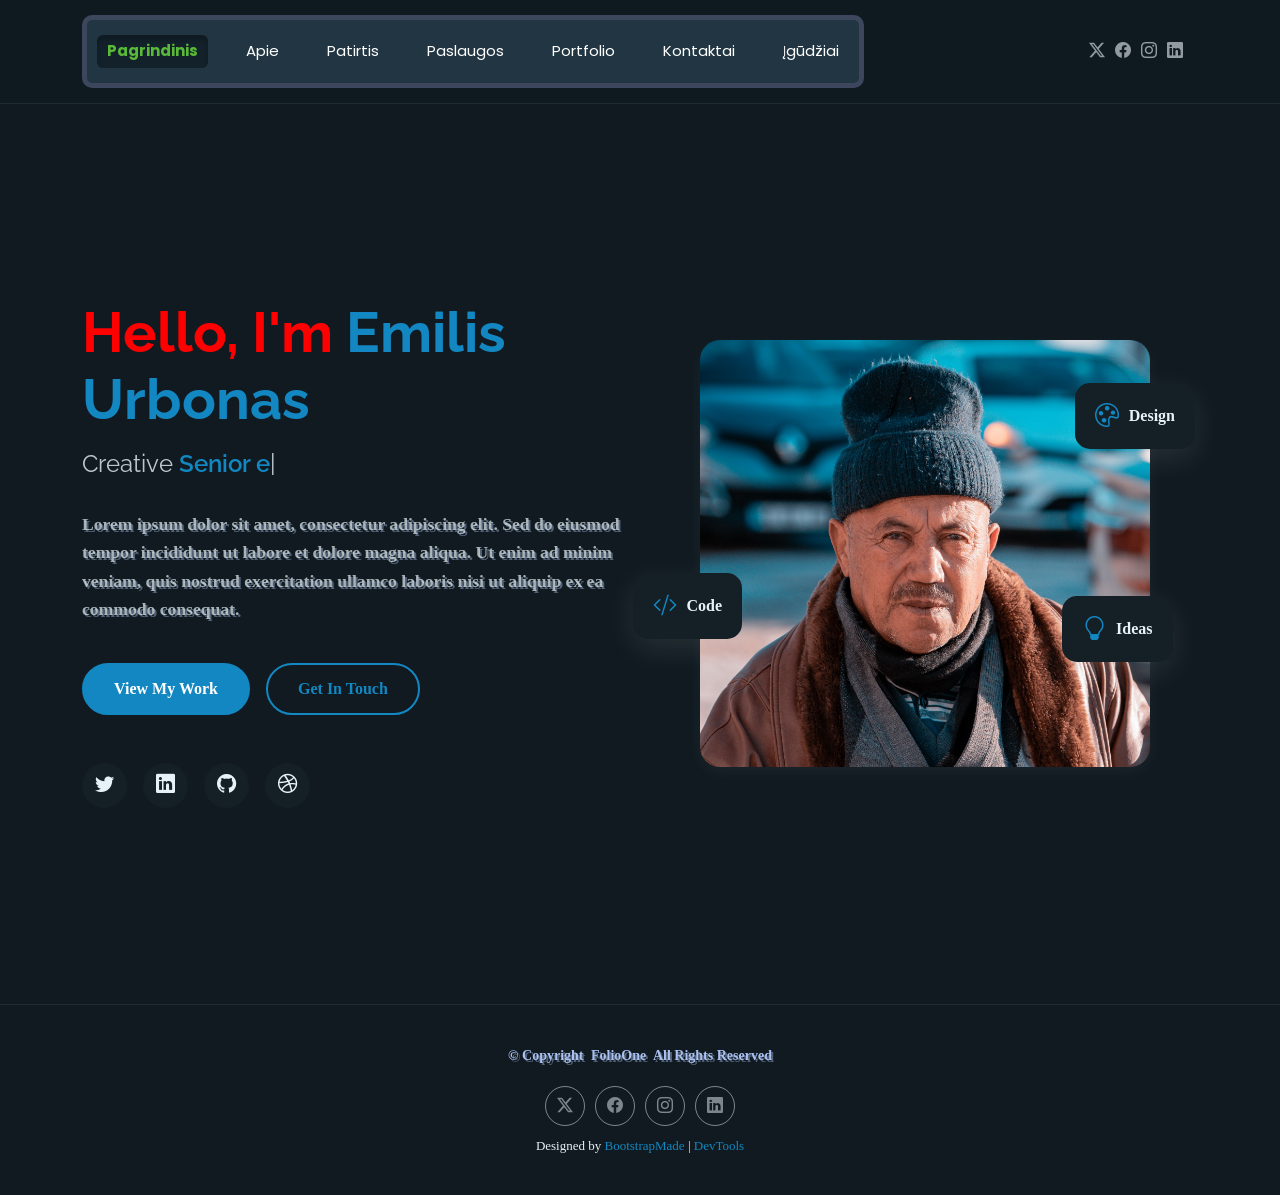
<file: index.html>
<!DOCTYPE html>
<html lang="lt">

<head>
  <meta charset="utf-8">
  <meta content="width=device-width, initial-scale=1.0" name="viewport">
  <title>Mano CV</title>
  <meta name="description" content="">
  <meta name="keywords" content="">
  <meta name="author" content="Emilis Urbonas">

  <!-- Favicons -->
  <link href="assets/img/chip.jpg" rel="icon">
  <link href="assets/img/chip.png" rel="touch-icon">

  <!-- Fonts -->
  <link href="https://fonts.googleapis.com" rel="preconnect">
  <link href="https://fonts.gstatic.com" rel="preconnect" crossorigin>
  <link href="https://fonts.googleapis.com/css2?family=Roboto:ital,wght@0,100;0,300;0,400;0,500;0,700;0,900;1,100;1,300;1,400;1,500;1,700;1,900&family=Poppins:ital,wght@0,100;0,200;0,300;0,400;0,500;0,600;0,700;0,800;0,900;1,100;1,200;1,300;1,400;1,500;1,600;1,700;1,800;1,900&family=Raleway:ital,wght@0,100;0,200;0,300;0,400;0,500;0,600;0,700;0,800;0,900;1,100;1,200;1,300;1,400;1,500;1,600;1,700;1,800;1,900&display=swap" rel="stylesheet">

  <!-- Vendor CSS Files -->
  <link href="assets/vendor/bootstrap/css/bootstrap.min.css" rel="stylesheet">
  <link href="assets/vendor/bootstrap-icons/bootstrap-icons.css" rel="stylesheet">
  <link href="assets/vendor/aos/aos.css" rel="stylesheet">
  <link href="assets/vendor/swiper/swiper-bundle.min.css" rel="stylesheet">
  <link href="assets/vendor/glightbox/css/glightbox.min.css" rel="stylesheet">

  <!-- Main CSS File -->
  <link href="assets/css/main.css" rel="stylesheet">
  <link href="assets/css/custom.css" rel="stylesheet">

  <!-- =======================================================
  * Template Name: FolioOne
  * Template URL: https://bootstrapmade.com/folioone-bootstrap-portfolio-website-template/
  * Updated: Aug 23 2025 with Bootstrap v5.3.7
  * Author: BootstrapMade.com
  * License: https://bootstrapmade.com/license/
  ======================================================== -->
</head>

<body class="index-page">

  <header id="header" class="header d-flex align-items-center light-background sticky-top">
    <div class="container position-relative d-flex align-items-center justify-content-between">

      <!-- <a href="index.html" class="logo d-flex align-items-center me-auto me-xl-0">
      <img src="assets/img/logo.webp" alt="">
      <h1 class="sitename">FolioOne</h1> 
    </a> -->

      <nav id="navmenu" class="navmenu">
        <ul>
          <li><a href="index.html" class="active">Pagrindinis</a></li>
          <li><a href="about.html">Apie</a></li>
          <li><a href="resume.html">Patirtis</a></li>
          <li><a href="services.html">Paslaugos</a></li>
          <li><a href="portfolio.html">Portfolio</a></li>
          <li><a href="contact.html">Kontaktai</a></li>
          <li><a href="skills.html">Įgūdžiai</a></li>
        </ul>
        <i class="mobile-nav-toggle d-xl-none bi bi-list"></i>
      </nav>

      <div class="header-social-links">
        <a href="#" class="twitter"><i class="bi bi-twitter-x"></i></a>
        <a href="#" class="facebook"><i class="bi bi-facebook"></i></a>
        <a href="#" class="instagram"><i class="bi bi-instagram"></i></a>
        <a href="#" class="linkedin"><i class="bi bi-linkedin"></i></a>
      </div>

    </div>
  </header>

  <main class="main">

    <!-- Hero Section -->
    <section id="hero" class="hero section">

      <div class="container" data-aos="fade-up" data-aos-delay="100">

        <div class="row gy-4 align-items-center">
          <div class="col-lg-6 order-2 order-lg-1">
            <div class="hero-content">
              <h1 data-aos="fade-up" data-aos-delay="200">Hello, I'm <span class="highlight">Emilis Urbonas</span></h1>
              <h2 data-aos="fade-up" data-aos-delay="300">Creative <span class="typed" data-typed-items="Senior electrical engineer"></span></h2>
              <p data-aos="fade-up" data-aos-delay="400">Lorem ipsum dolor sit amet, consectetur adipiscing elit. Sed do eiusmod tempor incididunt ut labore et dolore magna aliqua. Ut enim ad minim veniam, quis nostrud exercitation ullamco laboris nisi ut aliquip ex ea commodo consequat.</p>
              <div class="hero-actions" data-aos="fade-up" data-aos-delay="500">
                <a href="portfolio.html" class="btn btn-primary">View My Work</a>
                <a href="contact.html" class="btn btn-outline">Get In Touch</a>
              </div>
              <div class="social-links" data-aos="fade-up" data-aos-delay="600">
                <a href="#"><i class="bi bi-twitter"></i></a>
                <a href="#"><i class="bi bi-linkedin"></i></a>
                <a href="#"><i class="bi bi-github"></i></a>
                <a href="#"><i class="bi bi-dribbble"></i></a>
              </div>
            </div>
          </div>
          <div class="col-lg-6 order-1 order-lg-2">
            <div class="hero-image" data-aos="zoom-in" data-aos-delay="300">
              <div class="image-wrapper">
                <img src="assets/img/profile_photo.jpg" width="500" height="auto" alt="Main character" class="img-fluid">
                <div class="floating-elements">
                  <div class="floating-card design" data-aos="fade-left" data-aos-delay="700">
                    <i class="bi bi-palette"></i>
                    <span>Design</span>
                  </div>
                  <div class="floating-card code" data-aos="fade-right" data-aos-delay="800">
                    <i class="bi bi-code-slash"></i>
                    <span>Code</span>
                  </div>
                  <div class="floating-card creativity" data-aos="fade-up" data-aos-delay="900">
                    <i class="bi bi-lightbulb"></i>
                    <span>Ideas</span>
                  </div>
                </div>
              </div>
            </div>
          </div>
        </div>

      </div>

    </section><!-- /Hero Section -->

  </main>

  <footer id="footer" class="footer">

    <div class="container">
      <div class="copyright text-center ">
        <p>© <span>Copyright</span> <strong class="px-1 sitename">FolioOne</strong> <span>All Rights Reserved<br></span></p>
      </div>
      <div class="social-links d-flex justify-content-center">
        <a href=""><i class="bi bi-twitter-x"></i></a>
        <a href=""><i class="bi bi-facebook"></i></a>
        <a href=""><i class="bi bi-instagram"></i></a>
        <a href=""><i class="bi bi-linkedin"></i></a>
      </div>
      <div class="credits">
        <!-- All the links in the footer should remain intact. -->
        <!-- You can delete the links only if you've purchased the pro version. -->
        <!-- Licensing information: https://bootstrapmade.com/license/ -->
        <!-- Purchase the pro version with working PHP/AJAX contact form: [buy-url] -->
        Designed by <a href="https://bootstrapmade.com/">BootstrapMade</a> | <a href="https://bootstrapmade.com/tools/">DevTools</a>
      </div>
    </div>

  </footer>

  <!-- Scroll Top -->
  <a href="#" id="scroll-top" class="scroll-top d-flex align-items-center justify-content-center"><i class="bi bi-arrow-up-short"></i></a>

  <!-- Preloader -->
  <div id="preloader"></div>

  <!-- Vendor JS Files -->
  <script src="assets/vendor/bootstrap/js/bootstrap.bundle.min.js"></script>
  <script src="assets/vendor/php-email-form/validate.js"></script>
  <script src="assets/vendor/aos/aos.js"></script>
  <script src="assets/vendor/typed.js/typed.umd.js"></script>
  <script src="assets/vendor/waypoints/noframework.waypoints.js"></script>
  <script src="assets/vendor/purecounter/purecounter_vanilla.js"></script>
  <script src="assets/vendor/swiper/swiper-bundle.min.js"></script>
  <script src="assets/vendor/imagesloaded/imagesloaded.pkgd.min.js"></script>
  <script src="assets/vendor/isotope-layout/isotope.pkgd.min.js"></script>
  <script src="assets/vendor/glightbox/js/glightbox.min.js"></script>

  <!-- Main JS File -->
  <script src="assets/js/main.js"></script>

</body>

</html>
</file>
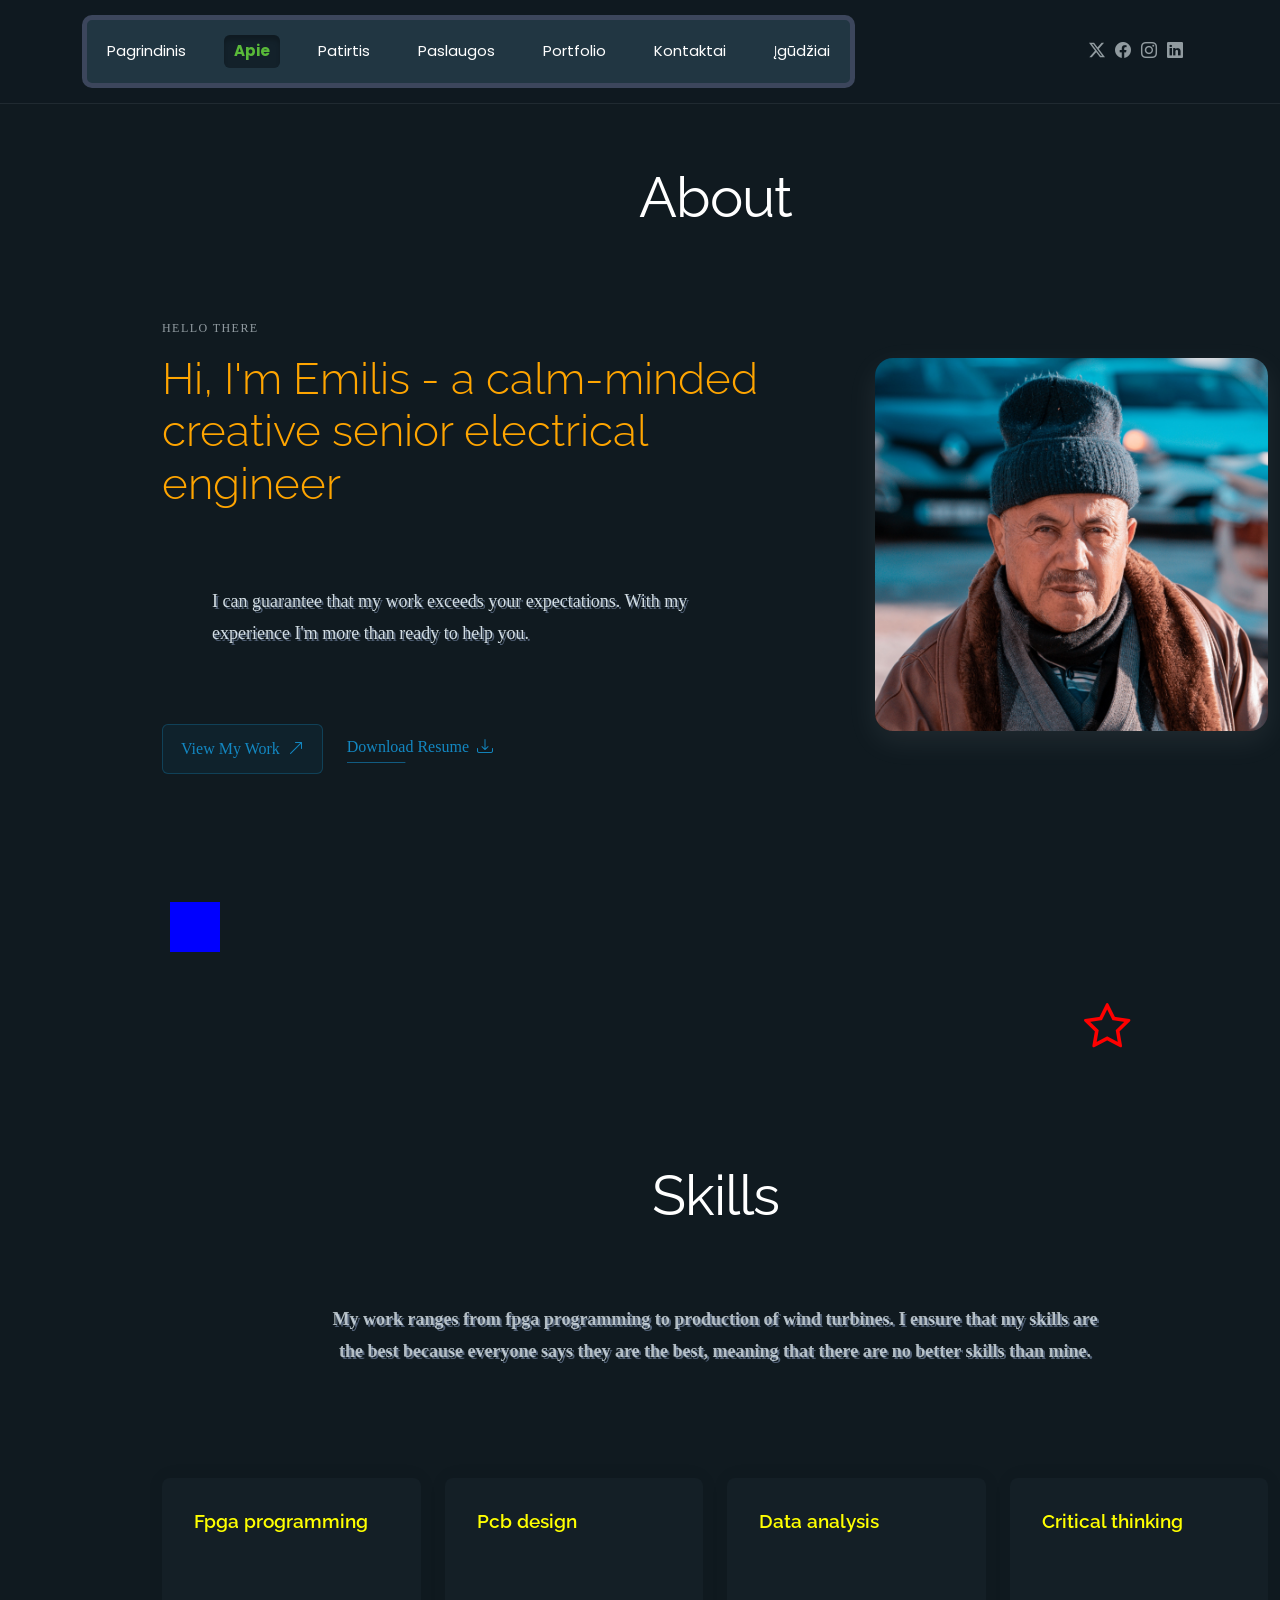
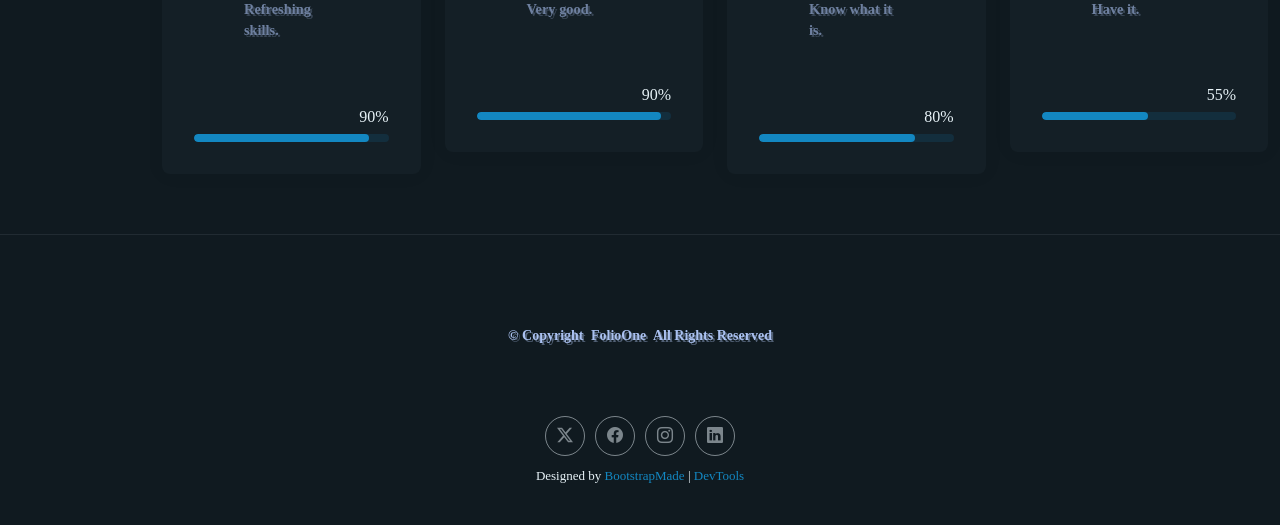
<file: about.html>
<!DOCTYPE html>
<html lang="en">

<head>
  <meta charset="utf-8">
  <meta content="width=device-width, initial-scale=1.0" name="viewport">
  <title>About - FolioOne Bootstrap Template</title>
  <meta name="description" content="">
  <meta name="keywords" content="">

  <!-- Favicons -->
  <link href="assets/img/favicon.png" rel="icon">
  <link href="assets/img/apple-touch-icon.png" rel="apple-touch-icon">

  <!-- Fonts -->
  <link href="https://fonts.googleapis.com" rel="preconnect">
  <link href="https://fonts.gstatic.com" rel="preconnect" crossorigin>
  <link href="https://fonts.googleapis.com/css2?family=Roboto:ital,wght@0,100;0,300;0,400;0,500;0,700;0,900;1,100;1,300;1,400;1,500;1,700;1,900&family=Poppins:ital,wght@0,100;0,200;0,300;0,400;0,500;0,600;0,700;0,800;0,900;1,100;1,200;1,300;1,400;1,500;1,600;1,700;1,800;1,900&family=Raleway:ital,wght@0,100;0,200;0,300;0,400;0,500;0,600;0,700;0,800;0,900;1,100;1,200;1,300;1,400;1,500;1,600;1,700;1,800;1,900&display=swap" rel="stylesheet">

  <!-- Vendor CSS Files -->
  <link href="assets/vendor/bootstrap/css/bootstrap.min.css" rel="stylesheet">
  <link href="assets/vendor/bootstrap-icons/bootstrap-icons.css" rel="stylesheet">
  <link href="assets/vendor/aos/aos.css" rel="stylesheet">
  <link href="assets/vendor/swiper/swiper-bundle.min.css" rel="stylesheet">
  <link href="assets/vendor/glightbox/css/glightbox.min.css" rel="stylesheet">

  <!-- Main CSS File -->
  <link href="assets/css/main.css" rel="stylesheet">
  <link href="assets/css/custom.css" rel="stylesheet">

  <!-- Icons -->
  <link rel="stylesheet" href="https://cdnjs.cloudflare.com/ajax/libs/font-awesome/4.7.0/css/font-awesome.min.css">


  <!-- =======================================================
  * Template Name: FolioOne
  * Template URL: https://bootstrapmade.com/folioone-bootstrap-portfolio-website-template/
  * Updated: Aug 23 2025 with Bootstrap v5.3.7
  * Author: BootstrapMade.com
  * License: https://bootstrapmade.com/license/
  ======================================================== -->
</head>

<body class="about-page">

  <header id="header" class="header d-flex align-items-center light-background sticky-top">
    <div class="container position-relative d-flex align-items-center justify-content-between">

      <!-- <a href="index.html" class="logo d-flex align-items-center me-auto me-xl-0">
      <img src="assets/img/logo.webp" alt="">
      <h1 class="sitename">FolioOne</h1> 
    </a> -->

      <nav id="navmenu" class="navmenu">
        <ul>
          <li><a href="index.html">Pagrindinis</a></li>
          <li><a href="about.html" class="active">Apie</a></li>
          <li><a href="resume.html">Patirtis</a></li>
          <li><a href="services.html">Paslaugos</a></li>
          <li><a href="portfolio.html">Portfolio</a></li>
          <li><a href="contact.html">Kontaktai</a></li>
          <li><a href="skills.html">Įgūdžiai</a></li>
        </ul>
        <i class="mobile-nav-toggle d-xl-none bi bi-list"></i>
      </nav>

      <div class="header-social-links">
        <a href="#" class="twitter"><i class="bi bi-twitter-x"></i></a>
        <a href="#" class="facebook"><i class="bi bi-facebook"></i></a>
        <a href="#" class="instagram"><i class="bi bi-instagram"></i></a>
        <a href="#" class="linkedin"><i class="bi bi-linkedin"></i></a>
      </div>

    </div>
  </header>

  <main class="main">

    <!-- About Section -->
    <section id="about" class="about section">

      <!-- Section Title -->
      <div class="container section-title" data-aos="fade-up">
        <h2>About</h2>
      </div><!-- End Section Title -->

      <div class="container" data-aos="fade-up" data-aos-delay="100">

        <!-- Intro + Photo -->
        <div class="row align-items-center justify-content-between gy-5 mb-5">
          <div class="col-lg-7" data-aos="fade-right" data-aos-delay="150">
            <div class="intro-content">
              <span class="eyebrow">Hello there</span>
              <h2 class="headline">Hi, I'm Emilis - a calm-minded creative senior electrical engineer</h2>
              <p class="lead">
                I can guarantee that my work exceeds your expectations. With my experience I'm more than ready to help you.
              </p>

              <div class="cta-group">
                <a href="#portfolio" class="btn-ghost">
                  View My Work <i class="bi bi-arrow-up-right"></i>
                </a>
                <a href="#" class="link-underline">
                  Download Resume <i class="bi bi-download"></i>
                </a>
              </div>
            </div>
          </div>

          <div class="col-lg-5" data-aos="zoom-in" data-aos-delay="250">
            <figure class="profile-figure text-center text-lg-end">
              <img src="assets/img/profile_photo.jpg" width="500" height="auto" alt="Portrait of Me" class="img-fluid profile-photo">
            </figure>
          </div>
        </div>
        <!-- End Intro + Photo -->
      </div>
    </section><!-- /About Section -->

    <div class="square"><p></p></div>

    <div class="spining-star"><i class="fa fa-star-o" aria-hidden="true"></i></div>

    <!-- Skills Section -->
    <section id="skills" class="skills section">

      <!-- Section Title -->
      <div class="container section-title" data-aos="fade-up">
        <h2>Skills</h2>
        <p>My work ranges from fpga programming to production of wind turbines. I ensure that my skills are the best because everyone says they are the best, meaning that there are no better skills than mine.</p>
      </div><!-- End Section Title -->

      <div class="container" data-aos="fade-up" data-aos-delay="100">

        <div class="row g-4 skills-animation">

          <div class="col-md-6 col-lg-3" data-aos="fade-up" data-aos-delay="100">
            <div class="skill-box">
              <h3>Fpga programming</h3>
              <p>Refreshing skills.</p>
              <span class="text-end d-block">90%</span>
              <div class="progress">
                <div class="progress-bar" role="progressbar" aria-valuenow="90" aria-valuemin="0" aria-valuemax="100"></div>
              </div>
            </div>
          </div>

          <div class="col-md-6 col-lg-3" data-aos="fade-up" data-aos-delay="200">
            <div class="skill-box">
              <h3>Pcb design</h3>
              <p>Very good.</p>
              <span class="text-end d-block">90%</span>
              <div class="progress">
                <div class="progress-bar" role="progressbar" aria-valuenow="95" aria-valuemin="0" aria-valuemax="100"></div>
              </div>
            </div>
          </div>

          <div class="col-md-6 col-lg-3" data-aos="fade-up" data-aos-delay="300">
            <div class="skill-box">
              <h3>Data analysis</h3>
              <p>Know what it is.</p>
              <span class="text-end d-block">80%</span>
              <div class="progress">
                <div class="progress-bar" role="progressbar" aria-valuenow="80" aria-valuemin="0" aria-valuemax="100"></div>
              </div>
            </div>
          </div>

          <div class="col-md-6 col-lg-3" data-aos="fade-up" data-aos-delay="400">
            <div class="skill-box">
              <h3>Critical thinking</h3>
              <p>Have it.</p>
              <span class="text-end d-block">55%</span>
              <div class="progress">
                <div class="progress-bar" role="progressbar" aria-valuenow="55" aria-valuemin="0" aria-valuemax="100">
                </div>
              </div>
            </div>
          </div>

        </div>

      </div>

    </section><!-- /Skills Section -->
  </main>

  <footer id="footer" class="footer">

    <div class="container">
      <div class="copyright text-center ">
        <p>© <span>Copyright</span> <strong class="px-1 sitename">FolioOne</strong> <span>All Rights Reserved<br></span></p>
      </div>
      <div class="social-links d-flex justify-content-center">
        <a href=""><i class="bi bi-twitter-x"></i></a>
        <a href=""><i class="bi bi-facebook"></i></a>
        <a href=""><i class="bi bi-instagram"></i></a>
        <a href=""><i class="bi bi-linkedin"></i></a>
      </div>
      <div class="credits">
        <!-- All the links in the footer should remain intact. -->
        <!-- You can delete the links only if you've purchased the pro version. -->
        <!-- Licensing information: https://bootstrapmade.com/license/ -->
        <!-- Purchase the pro version with working PHP/AJAX contact form: [buy-url] -->
        Designed by <a href="https://bootstrapmade.com/">BootstrapMade</a> | <a href="https://bootstrapmade.com/tools/">DevTools</a>
      </div>
    </div>

  </footer>

  <!-- Scroll Top -->
  <a href="#" id="scroll-top" class="scroll-top d-flex align-items-center justify-content-center"><i class="bi bi-arrow-up-short"></i></a>

  <!-- Preloader -->
  <div id="preloader"></div>

  <!-- Vendor JS Files -->
  <script src="assets/vendor/bootstrap/js/bootstrap.bundle.min.js"></script>
  <script src="assets/vendor/php-email-form/validate.js"></script>
  <script src="assets/vendor/aos/aos.js"></script>
  <script src="assets/vendor/typed.js/typed.umd.js"></script>
  <script src="assets/vendor/waypoints/noframework.waypoints.js"></script>
  <script src="assets/vendor/purecounter/purecounter_vanilla.js"></script>
  <script src="assets/vendor/swiper/swiper-bundle.min.js"></script>
  <script src="assets/vendor/imagesloaded/imagesloaded.pkgd.min.js"></script>
  <script src="assets/vendor/isotope-layout/isotope.pkgd.min.js"></script>
  <script src="assets/vendor/glightbox/js/glightbox.min.js"></script>

  <!-- Main JS File -->
  <script src="assets/js/main.js"></script>

</body>

</html>
</file>
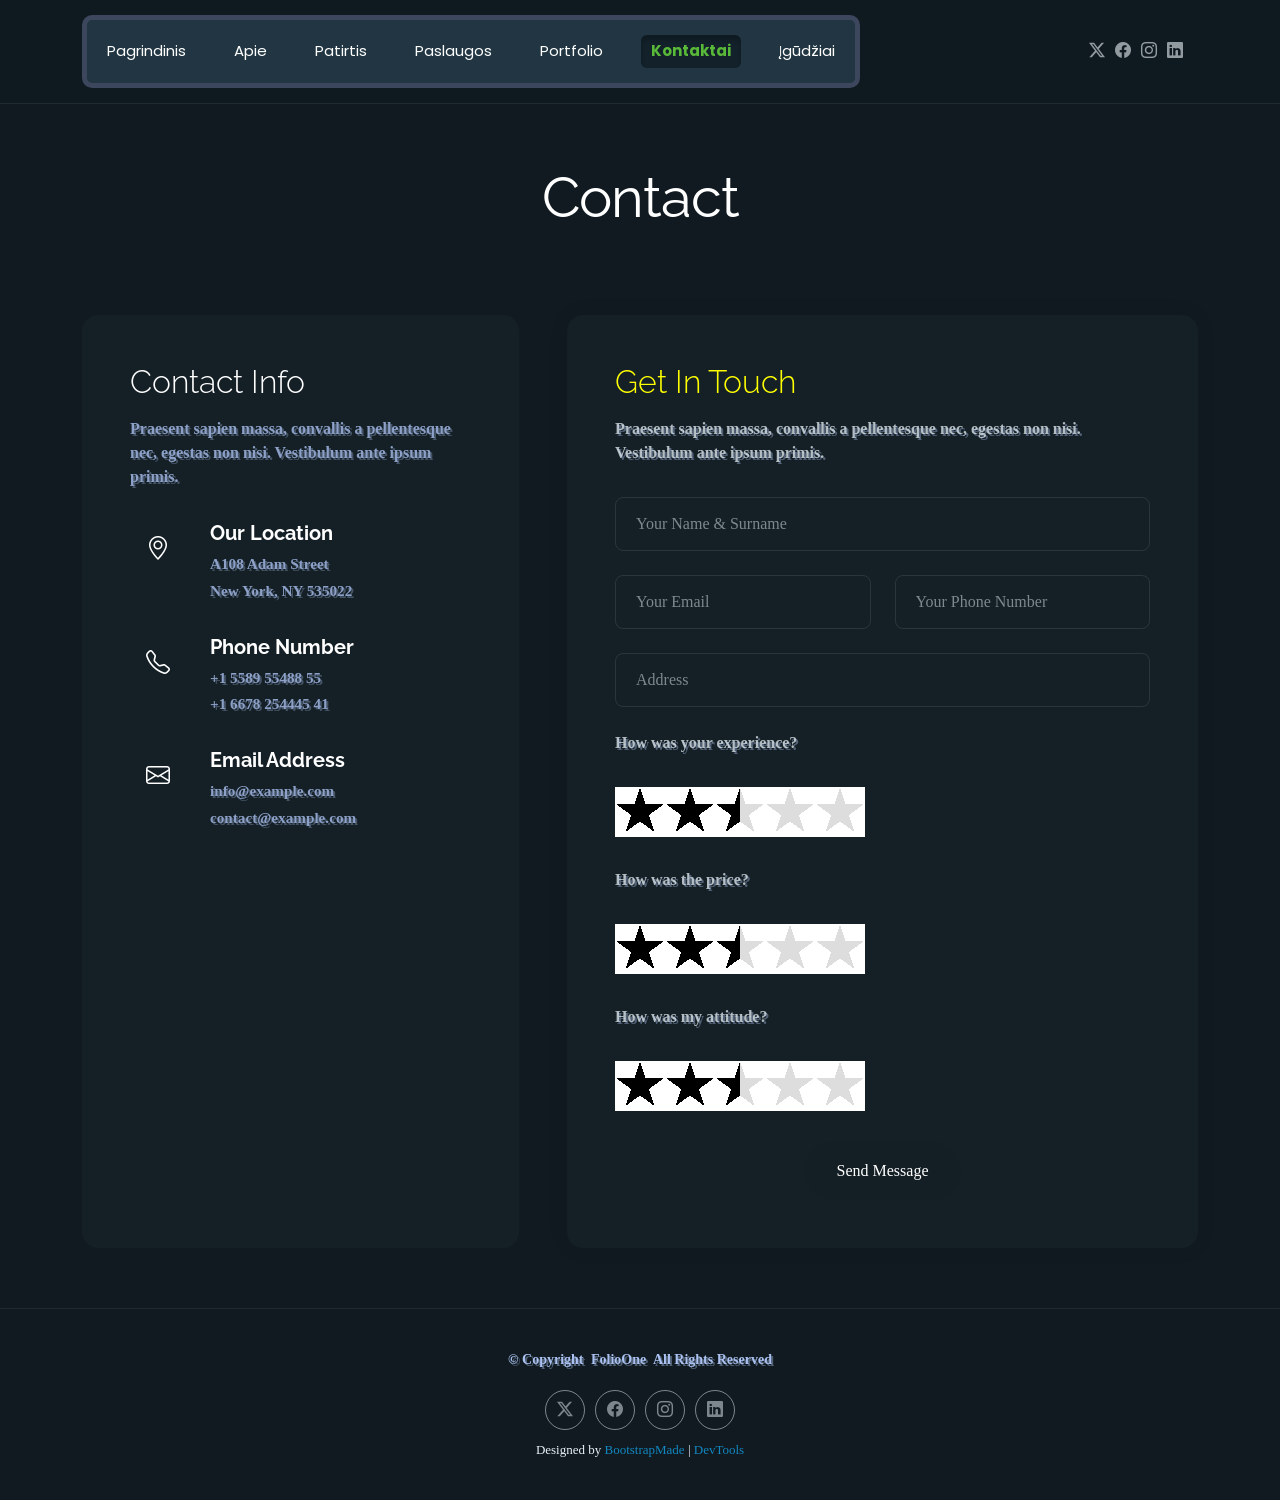
<file: contact.html>
<!DOCTYPE html>
<html lang="en">

<head>
  <meta charset="utf-8">
  <meta content="width=device-width, initial-scale=1.0" name="viewport">
  <title>Contact - FolioOne Bootstrap Template</title>
  <meta name="description" content="">
  <meta name="keywords" content="">

  <!-- Favicons -->
  <link href="assets/img/favicon.png" rel="icon">
  <link href="assets/img/apple-touch-icon.png" rel="apple-touch-icon">

  <!-- Fonts -->
  <link href="https://fonts.googleapis.com" rel="preconnect">
  <link href="https://fonts.gstatic.com" rel="preconnect" crossorigin>
  <link href="https://fonts.googleapis.com/css2?family=Roboto:ital,wght@0,100;0,300;0,400;0,500;0,700;0,900;1,100;1,300;1,400;1,500;1,700;1,900&family=Poppins:ital,wght@0,100;0,200;0,300;0,400;0,500;0,600;0,700;0,800;0,900;1,100;1,200;1,300;1,400;1,500;1,600;1,700;1,800;1,900&family=Raleway:ital,wght@0,100;0,200;0,300;0,400;0,500;0,600;0,700;0,800;0,900;1,100;1,200;1,300;1,400;1,500;1,600;1,700;1,800;1,900&display=swap" rel="stylesheet">

  <!-- Vendor CSS Files -->
  <link href="assets/vendor/bootstrap/css/bootstrap.min.css" rel="stylesheet">
  <link href="assets/vendor/bootstrap-icons/bootstrap-icons.css" rel="stylesheet">
  <link href="assets/vendor/aos/aos.css" rel="stylesheet">
  <link href="assets/vendor/swiper/swiper-bundle.min.css" rel="stylesheet">
  <link href="assets/vendor/glightbox/css/glightbox.min.css" rel="stylesheet">

  <!-- Main CSS File -->
  <link href="assets/css/main.css" rel="stylesheet">
  <link href="assets/css/custom.css" rel="stylesheet">

  <!-- JavaScript -->
   <link rel="stylesheet" href="assets/js/custom.js">

  <!-- =======================================================
  * Template Name: FolioOne
  * Template URL: https://bootstrapmade.com/folioone-bootstrap-portfolio-website-template/
  * Updated: Aug 23 2025 with Bootstrap v5.3.7
  * Author: BootstrapMade.com
  * License: https://bootstrapmade.com/license/
  ======================================================== -->
</head>

<body class="contact-page">

  <header id="header" class="header d-flex align-items-center light-background sticky-top">
    <div class="container position-relative d-flex align-items-center justify-content-between">

      <!-- <a href="index.html" class="logo d-flex align-items-center me-auto me-xl-0">
      <img src="assets/img/logo.webp" alt="">
      <h1 class="sitename">FolioOne</h1> 
    </a> -->

      <nav id="navmenu" class="navmenu">
        <ul>
          <li><a href="index.html">Pagrindinis</a></li>
          <li><a href="about.html">Apie</a></li>
          <li><a href="resume.html">Patirtis</a></li>
          <li><a href="services.html">Paslaugos</a></li>
          <li><a href="portfolio.html">Portfolio</a></li>
          <li><a href="contact.html" class="active">Kontaktai</a></li>
          <li><a href="skills.html">Įgūdžiai</a></li>
        </ul>
        <i class="mobile-nav-toggle d-xl-none bi bi-list"></i>
      </nav>

      <div class="header-social-links">
        <a href="#" class="twitter"><i class="bi bi-twitter-x"></i></a>
        <a href="#" class="facebook"><i class="bi bi-facebook"></i></a>
        <a href="#" class="instagram"><i class="bi bi-instagram"></i></a>
        <a href="#" class="linkedin"><i class="bi bi-linkedin"></i></a>
      </div>

    </div>
  </header>

  <main class="main">

    <!-- Contact Section -->
    <section id="contact" class="contact section">

      <!-- Section Title -->
      <div class="container section-title" data-aos="fade-up">
        <h2>Contact</h2>
      </div><!-- End Section Title -->

      <div class="container" data-aos="fade-up" data-aos-delay="100">

        <div class="row g-4 g-lg-5">
          <div class="col-lg-5">
            <div class="info-box" data-aos="fade-up" data-aos-delay="200">
              <h3>Contact Info</h3>
              <p>Praesent sapien massa, convallis a pellentesque nec, egestas non nisi. Vestibulum ante ipsum primis.</p>

              <div class="info-item" data-aos="fade-up" data-aos-delay="300">
                <div class="icon-box">
                  <i class="bi bi-geo-alt"></i>
                </div>
                <div class="content">
                  <h4>Our Location</h4>
                  <p>A108 Adam Street</p>
                  <p>New York, NY 535022</p>
                </div>
              </div>

              <div class="info-item" data-aos="fade-up" data-aos-delay="400">
                <div class="icon-box">
                  <i class="bi bi-telephone"></i>
                </div>
                <div class="content">
                  <h4>Phone Number</h4>
                  <p>+1 5589 55488 55</p>
                  <p>+1 6678 254445 41</p>
                </div>
              </div>

              <div class="info-item" data-aos="fade-up" data-aos-delay="500">
                <div class="icon-box">
                  <i class="bi bi-envelope"></i>
                </div>
                <div class="content">
                  <h4>Email Address</h4>
                  <p>info@example.com</p>
                  <p>contact@example.com</p>
                </div>
              </div>
            </div>
          </div>

          <div class="col-lg-7">
            <div class="contact-form" data-aos="fade-up" data-aos-delay="300">
              <h3>Get In Touch</h3>
              <p>Praesent sapien massa, convallis a pellentesque nec, egestas non nisi. Vestibulum ante ipsum primis.</p>

              <form id="form" class="php-email-form" data-aos="fade-up" data-aos-delay="200">
                <div class="row gy-4">
                
                  <div class="col-md-12">
                    <input id="name" type="text" name="name" class="form-control" placeholder="Your Name & Surname" required>
                  </div>
                
                  <div class="col-md-6">
                    <input id="email" type="email" name="email" class="form-control" placeholder="Your Email" required>
                  </div>
                
                  <div class="col-md-6">
                    <input id="phone" type="tel" name="phone" class="form-control" placeholder="Your Phone Number" required>
                  </div>
                
                  <div class="col-12">
                    <input id="address" type="text" name="address" class="form-control" placeholder="Address" required>
                  </div>
                
                  <div>
                    <p>How was your experience?</p>
                    <input id="review1" type="range" name="experience" min="0.5" max="5" step="0.5" value="2.5" class="rating" style="--val:2.5">
                  </div>
                
                  <div>
                    <p>How was the price?</p>
                    <input id="review2" type="range" name="price" min="0.5" max="5" step="0.5" value="2.5" class="rating" style="--val:2.5">
                  </div>
                
                  <div>
                    <p>How was my attitude?</p>
                    <input id="review3" type="range" name="attitude" min="0.5" max="5" step="0.5" value="2.5" class="rating" style="--val:2.5">
                  </div>
                
                  <div class="col-12 text-center">
                    <div class="loading">Loading</div>
                    <div class="error-message"></div>
                    <div class="sent-message">Your message has been sent. Thank you!</div>
                    <button id="submitBtn" type="submit" class="btn">Send Message</button>
                  </div>
                
                </div>
              </form>

            </div>
          </div>

        </div>

      </div>

    </section><!-- /Contact Section -->

  </main>

  <footer id="footer" class="footer">

    <div class="container">
      <div class="copyright text-center ">
        <p>© <span>Copyright</span> <strong class="px-1 sitename">FolioOne</strong> <span>All Rights Reserved<br></span></p>
      </div>
      <div class="social-links d-flex justify-content-center">
        <a href=""><i class="bi bi-twitter-x"></i></a>
        <a href=""><i class="bi bi-facebook"></i></a>
        <a href=""><i class="bi bi-instagram"></i></a>
        <a href=""><i class="bi bi-linkedin"></i></a>
      </div>
      <div class="credits">
        <!-- All the links in the footer should remain intact. -->
        <!-- You can delete the links only if you've purchased the pro version. -->
        <!-- Licensing information: https://bootstrapmade.com/license/ -->
        <!-- Purchase the pro version with working PHP/AJAX contact form: [buy-url] -->
        Designed by <a href="https://bootstrapmade.com/">BootstrapMade</a> | <a href="https://bootstrapmade.com/tools/">DevTools</a>
      </div>
    </div>

  </footer>

  <!-- Scroll Top -->
  <a href="#" id="scroll-top" class="scroll-top d-flex align-items-center justify-content-center"><i class="bi bi-arrow-up-short"></i></a>

  <!-- Preloader -->
  <div id="preloader"></div>

  <!-- Vendor JS Files -->
  <script src="assets/vendor/bootstrap/js/bootstrap.bundle.min.js"></script>
  <!-- <script src="assets/vendor/php-email-form/validate.js"></script> -->
  <script src="assets/vendor/aos/aos.js"></script>
  <script src="assets/vendor/typed.js/typed.umd.js"></script>
  <script src="assets/vendor/waypoints/noframework.waypoints.js"></script>
  <script src="assets/vendor/purecounter/purecounter_vanilla.js"></script>
  <script src="assets/vendor/swiper/swiper-bundle.min.js"></script>
  <script src="assets/vendor/imagesloaded/imagesloaded.pkgd.min.js"></script>
  <script src="assets/vendor/isotope-layout/isotope.pkgd.min.js"></script>
  <script src="assets/vendor/glightbox/js/glightbox.min.js"></script>

  <!-- Main JS File -->
  <script src="assets/js/main.js"></script>

</body>

</html>
</file>
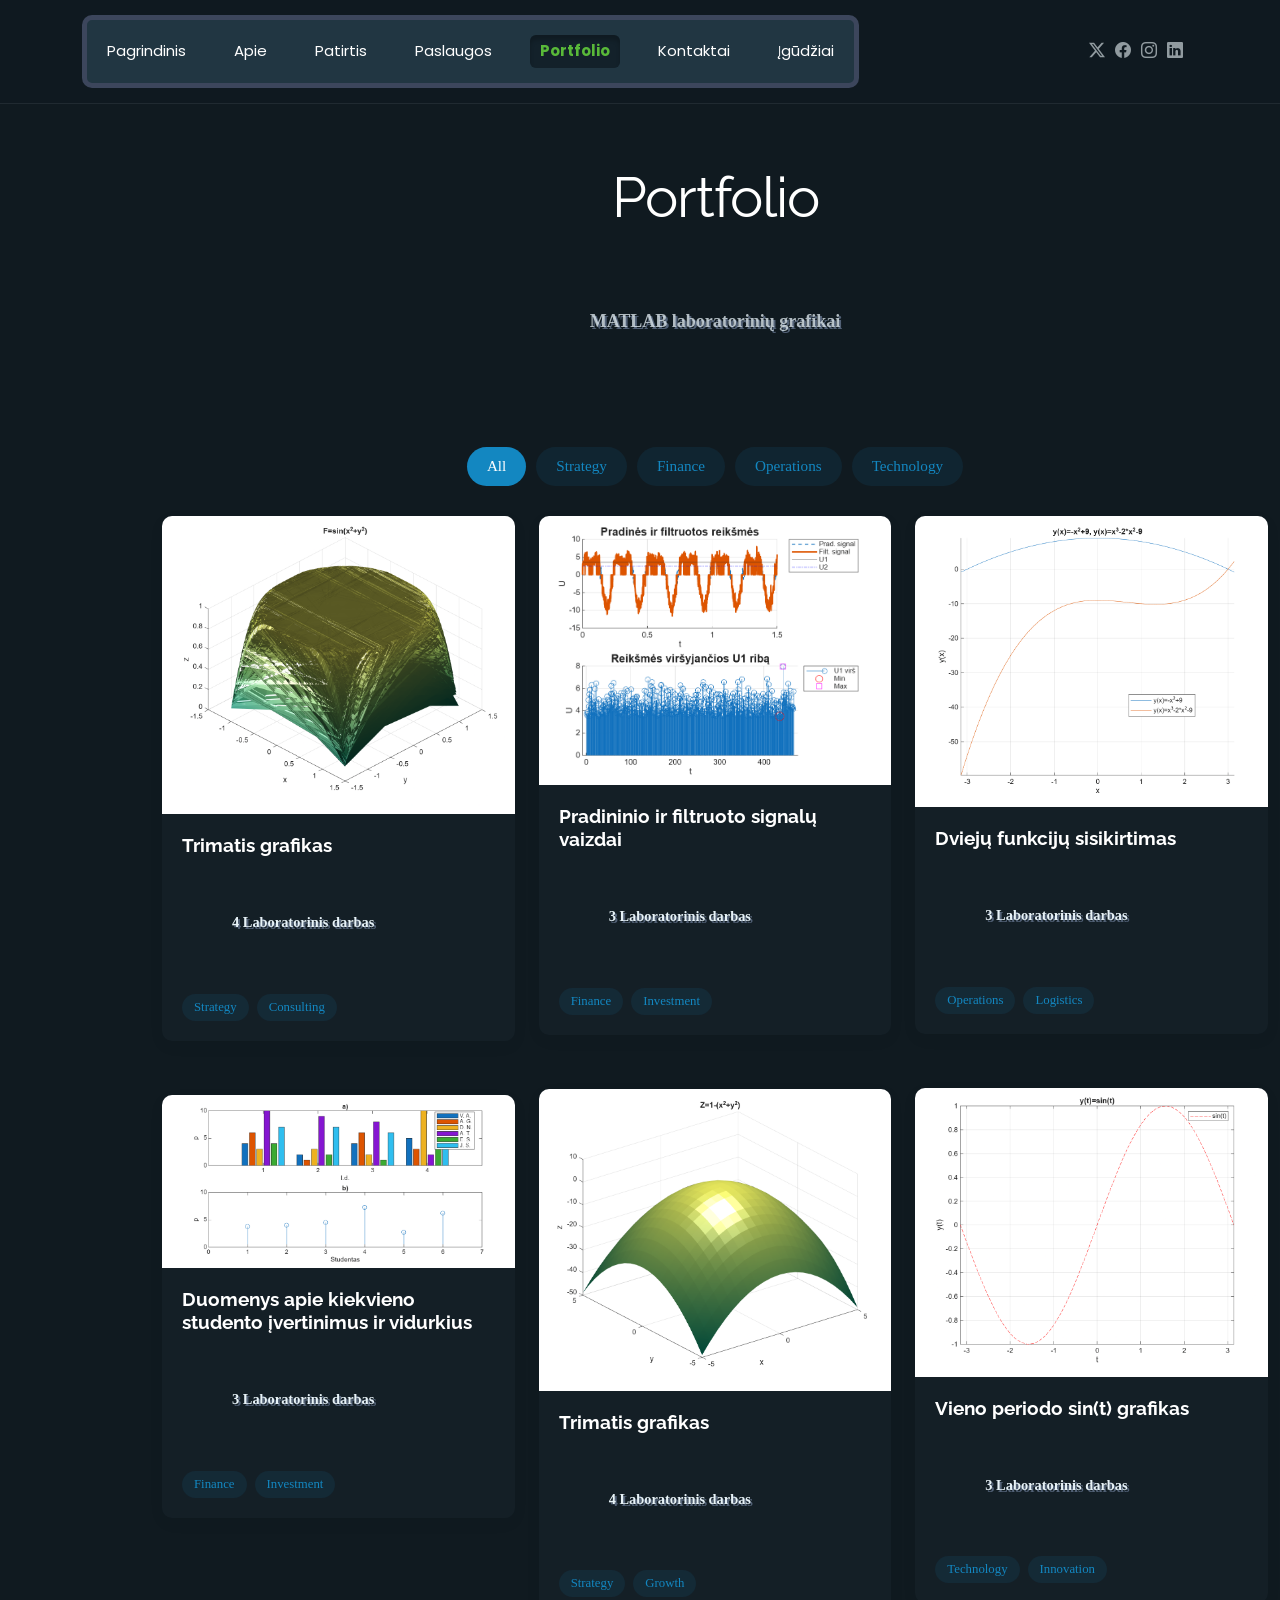
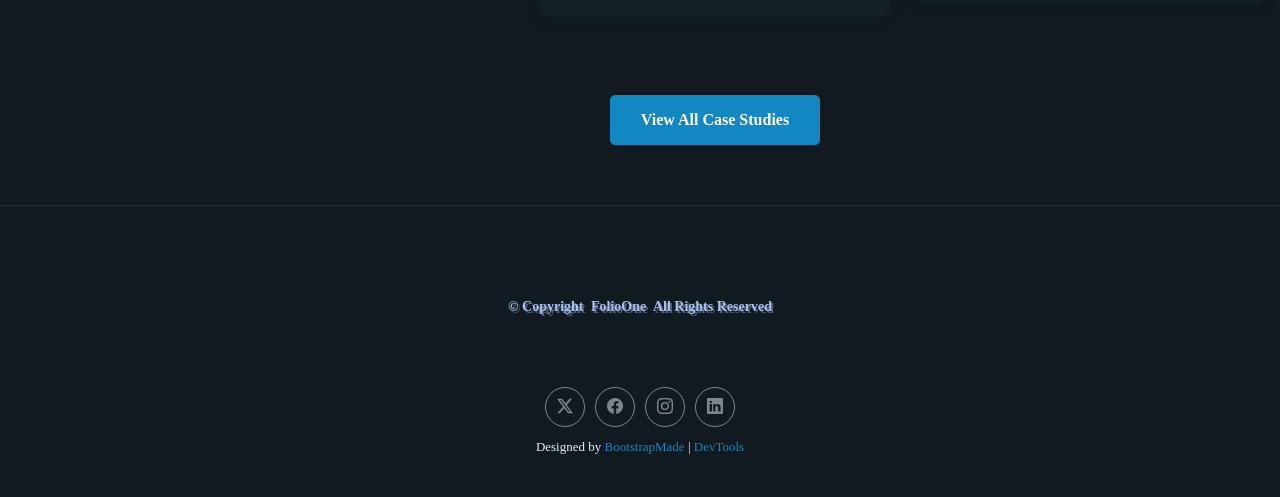
<file: portfolio.html>
<!DOCTYPE html>
<html lang="en">

<head>
  <meta charset="utf-8">
  <meta content="width=device-width, initial-scale=1.0" name="viewport">
  <title>Portfolio - FolioOne Bootstrap Template</title>
  <meta name="description" content="">
  <meta name="keywords" content="">

  <!-- Favicons -->
  <link href="assets/img/favicon.png" rel="icon">
  <link href="assets/img/apple-touch-icon.png" rel="apple-touch-icon">

  <!-- Fonts -->
  <link href="https://fonts.googleapis.com" rel="preconnect">
  <link href="https://fonts.gstatic.com" rel="preconnect" crossorigin>
  <link href="https://fonts.googleapis.com/css2?family=Roboto:ital,wght@0,100;0,300;0,400;0,500;0,700;0,900;1,100;1,300;1,400;1,500;1,700;1,900&family=Poppins:ital,wght@0,100;0,200;0,300;0,400;0,500;0,600;0,700;0,800;0,900;1,100;1,200;1,300;1,400;1,500;1,600;1,700;1,800;1,900&family=Raleway:ital,wght@0,100;0,200;0,300;0,400;0,500;0,600;0,700;0,800;0,900;1,100;1,200;1,300;1,400;1,500;1,600;1,700;1,800;1,900&display=swap" rel="stylesheet">

  <!-- Vendor CSS Files -->
  <link href="assets/vendor/bootstrap/css/bootstrap.min.css" rel="stylesheet">
  <link href="assets/vendor/bootstrap-icons/bootstrap-icons.css" rel="stylesheet">
  <link href="assets/vendor/aos/aos.css" rel="stylesheet">
  <link href="assets/vendor/swiper/swiper-bundle.min.css" rel="stylesheet">
  <link href="assets/vendor/glightbox/css/glightbox.min.css" rel="stylesheet">

  <!-- Main CSS File -->
  <link href="assets/css/main.css" rel="stylesheet">
  <link href="assets/css/custom.css" rel="stylesheet">

  <!-- =======================================================
  * Template Name: FolioOne
  * Template URL: https://bootstrapmade.com/folioone-bootstrap-portfolio-website-template/
  * Updated: Aug 23 2025 with Bootstrap v5.3.7
  * Author: BootstrapMade.com
  * License: https://bootstrapmade.com/license/
  ======================================================== -->
</head>

<body class="portfolio-page">

  <header id="header" class="header d-flex align-items-center light-background sticky-top">
    <div class="container position-relative d-flex align-items-center justify-content-between">

      <!-- <a href="index.html" class="logo d-flex align-items-center me-auto me-xl-0">
      <img src="assets/img/logo.webp" alt="">
      <h1 class="sitename">FolioOne</h1> 
    </a> -->

      <nav id="navmenu" class="navmenu">
        <ul>
          <li><a href="index.html">Pagrindinis</a></li>
          <li><a href="about.html">Apie</a></li>
          <li><a href="resume.html">Patirtis</a></li>
          <li><a href="services.html">Paslaugos</a></li>
          <li><a href="portfolio.html" class="active">Portfolio</a></li>
          <li><a href="contact.html">Kontaktai</a></li>
          <li><a href="skills.html">Įgūdžiai</a></li>
        </ul>
        <i class="mobile-nav-toggle d-xl-none bi bi-list"></i>
      </nav>

      <div class="header-social-links">
        <a href="#" class="twitter"><i class="bi bi-twitter-x"></i></a>
        <a href="#" class="facebook"><i class="bi bi-facebook"></i></a>
        <a href="#" class="instagram"><i class="bi bi-instagram"></i></a>
        <a href="#" class="linkedin"><i class="bi bi-linkedin"></i></a>
      </div>

    </div>
  </header>

  <main class="main">

    <!-- Portfolio Section -->
    <section id="portfolio" class="portfolio section">

      <!-- Section Title -->
      <div class="container section-title" data-aos="fade-up">
        <h2>Portfolio</h2>
        <p>MATLAB laboratorinių grafikai</p>
      </div><!-- End Section Title -->

      <div class="container" data-aos="fade-up" data-aos-delay="100">

        <div class="isotope-layout" data-default-filter="*" data-layout="masonry" data-sort="original-order">
          <ul class="portfolio-filters isotope-filters" data-aos="fade-up" data-aos-delay="200">
            <li data-filter="*" class="filter-active">All</li>
            <li data-filter=".filter-strategy">Strategy</li>
            <li data-filter=".filter-finance">Finance</li>
            <li data-filter=".filter-operations">Operations</li>
            <li data-filter=".filter-technology">Technology</li>
          </ul><!-- End Portfolio Filters -->

          <div class="row gy-4 isotope-container" data-aos="fade-up" data-aos-delay="300">
            <div class="col-lg-4 col-md-6 portfolio-item isotope-item filter-strategy">
              <div class="portfolio-card">
                <div class="portfolio-img">
                  <img src="assets/img/portfolio/Grafikas1.png" alt="Portfolio Item" class="img-fluid">
                  <div class="portfolio-overlay">
                    <a href="assets/img/portfolio/Grafikas1.png" class="glightbox portfolio-lightbox"><i class="bi bi-plus"></i></a>
                    <a href="#" class="portfolio-details-link"><i class="bi bi-link"></i></a>
                  </div>
                </div>
                <div class="portfolio-info">
                  <h4>Trimatis grafikas</h4>
                  <p>4 Laboratorinis darbas</p>
                  <div class="portfolio-tags">
                    <span>Strategy</span>
                    <span>Consulting</span>
                  </div>
                </div>
              </div>
            </div>

            <div class="col-lg-4 col-md-6 portfolio-item isotope-item filter-finance">
              <div class="portfolio-card">
                <div class="portfolio-img">
                  <img src="assets/img/portfolio/Grafikas2.png" alt="Portfolio Item" class="img-fluid">
                  <div class="portfolio-overlay">
                    <a href="assets/img/portfolio/Grafikas2.png" class="glightbox portfolio-lightbox"><i class="bi bi-plus"></i></a>
                    <a href="#" class="portfolio-details-link"><i class="bi bi-link"></i></a>
                  </div>
                </div>
                <div class="portfolio-info">
                  <h4>Pradininio ir filtruoto signalų vaizdai</h4>
                  <p>3 Laboratorinis darbas</p>
                  <div class="portfolio-tags">
                    <span>Finance</span>
                    <span>Investment</span>
                  </div>
                </div>
              </div>
            </div>

            <div class="col-lg-4 col-md-6 portfolio-item isotope-item filter-operations">
              <div class="portfolio-card">
                <div class="portfolio-img">
                  <img src="assets/img/portfolio/Grafikas3.png" alt="Portfolio Item" class="img-fluid">
                  <div class="portfolio-overlay">
                    <a href="assets/img/portfolio/Grafikas3.png" class="glightbox portfolio-lightbox"><i class="bi bi-plus"></i></a>
                    <a href="#" class="portfolio-details-link"><i class="bi bi-link"></i></a>
                  </div>
                </div>
                <div class="portfolio-info">
                  <h4>Dviejų funkcijų sisikirtimas</h4>
                  <p>3 Laboratorinis darbas</p>
                  <div class="portfolio-tags">
                    <span>Operations</span>
                    <span>Logistics</span>
                  </div>
                </div>
              </div>
            </div>

            <div class="col-lg-4 col-md-6 portfolio-item isotope-item filter-technology">
              <div class="portfolio-card">
                <div class="portfolio-img">
                  <img src="assets/img/portfolio/Grafikas4.png" alt="Portfolio Item" class="img-fluid">
                  <div class="portfolio-overlay">
                    <a href="assets/img/portfolio/Grafikas4.png" class="glightbox portfolio-lightbox"><i class="bi bi-plus"></i></a>
                    <a href="#" class="portfolio-details-link"><i class="bi bi-link"></i></a>
                  </div>
                </div>
                <div class="portfolio-info">
                  <h4>Vieno periodo sin(t) grafikas</h4>
                  <p>3 Laboratorinis darbas</p>
                  <div class="portfolio-tags">
                    <span>Technology</span>
                    <span>Innovation</span>
                  </div>
                </div>
              </div>
            </div>

            <div class="col-lg-4 col-md-6 portfolio-item isotope-item filter-strategy">
              <div class="portfolio-card">
                <div class="portfolio-img">
                  <img src="assets/img/portfolio/Grafikas5.png" alt="Portfolio Item" class="img-fluid">
                  <div class="portfolio-overlay">
                    <a href="assets/img/portfolio/Grafikas5.png" class="glightbox portfolio-lightbox"><i class="bi bi-plus"></i></a>
                    <a href="#" class="portfolio-details-link"><i class="bi bi-link"></i></a>
                  </div>
                </div>
                <div class="portfolio-info">
                  <h4>Trimatis grafikas</h4>
                  <p>4 Laboratorinis darbas</p>
                  <div class="portfolio-tags">
                    <span>Strategy</span>
                    <span>Growth</span>
                  </div>
                </div>
              </div>
            </div>

            <div class="col-lg-4 col-md-6 portfolio-item isotope-item filter-finance">
              <div class="portfolio-card">
                <div class="portfolio-img">
                  <img src="assets/img/portfolio/Grafikas6.png" alt="Portfolio Item" class="img-fluid">
                  <div class="portfolio-overlay">
                    <a href="assets/img/portfolio/Grafikas6.png" class="glightbox portfolio-lightbox"><i class="bi bi-plus"></i></a>
                    <a href="#" class="portfolio-details-link"><i class="bi bi-link"></i></a>
                  </div>
                </div>
                <div class="portfolio-info">
                  <h4>Duomenys apie kiekvieno studento įvertinimus ir vidurkius</h4>
                  <p>3 Laboratorinis darbas</p>
                  <div class="portfolio-tags">
                    <span>Finance</span>
                    <span>Investment</span>
                  </div>
                </div>
              </div>
            </div>
          </div><!-- End Portfolio Items Container -->

        </div>

        <div class="text-center mt-5" data-aos="fade-up" data-aos-delay="400">
          <a href="#portfolio" class="btn btn-primary">View All Case Studies</a>
        </div>

      </div>

    </section><!-- /Portfolio Section -->

  </main>

  <footer id="footer" class="footer">

    <div class="container">
      <div class="copyright text-center ">
        <p>© <span>Copyright</span> <strong class="px-1 sitename">FolioOne</strong> <span>All Rights Reserved<br></span></p>
      </div>
      <div class="social-links d-flex justify-content-center">
        <a href=""><i class="bi bi-twitter-x"></i></a>
        <a href=""><i class="bi bi-facebook"></i></a>
        <a href=""><i class="bi bi-instagram"></i></a>
        <a href=""><i class="bi bi-linkedin"></i></a>
      </div>
      <div class="credits">
        <!-- All the links in the footer should remain intact. -->
        <!-- You can delete the links only if you've purchased the pro version. -->
        <!-- Licensing information: https://bootstrapmade.com/license/ -->
        <!-- Purchase the pro version with working PHP/AJAX contact form: [buy-url] -->
        Designed by <a href="https://bootstrapmade.com/">BootstrapMade</a> | <a href="https://bootstrapmade.com/tools/">DevTools</a>
      </div>
    </div>

  </footer>

  <!-- Scroll Top -->
  <a href="#" id="scroll-top" class="scroll-top d-flex align-items-center justify-content-center"><i class="bi bi-arrow-up-short"></i></a>

  <!-- Preloader -->
  <div id="preloader"></div>

  <!-- Vendor JS Files -->
  <script src="assets/vendor/bootstrap/js/bootstrap.bundle.min.js"></script>
  <script src="assets/vendor/php-email-form/validate.js"></script>
  <script src="assets/vendor/aos/aos.js"></script>
  <script src="assets/vendor/typed.js/typed.umd.js"></script>
  <script src="assets/vendor/waypoints/noframework.waypoints.js"></script>
  <script src="assets/vendor/purecounter/purecounter_vanilla.js"></script>
  <script src="assets/vendor/swiper/swiper-bundle.min.js"></script>
  <script src="assets/vendor/imagesloaded/imagesloaded.pkgd.min.js"></script>
  <script src="assets/vendor/isotope-layout/isotope.pkgd.min.js"></script>
  <script src="assets/vendor/glightbox/js/glightbox.min.js"></script>

  <!-- Main JS File -->
  <script src="assets/js/main.js"></script>

</body>

</html>
</file>
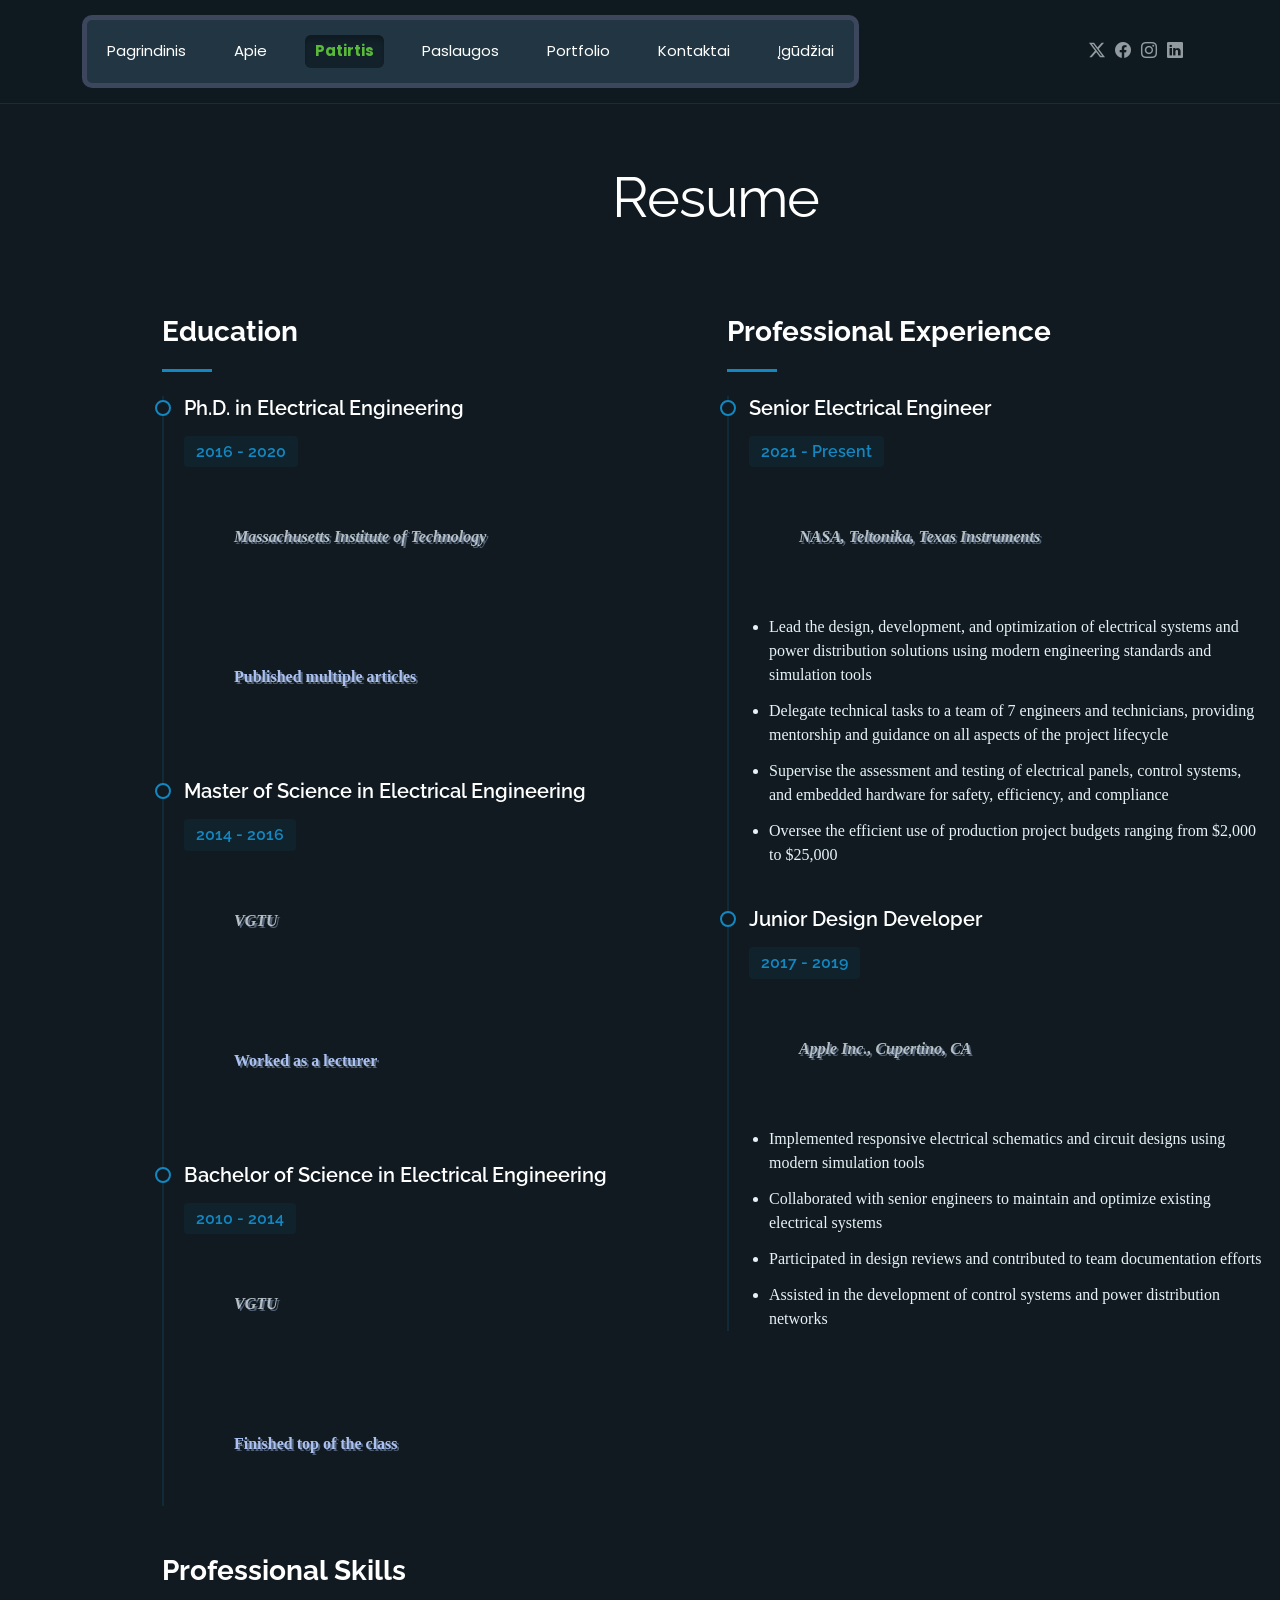
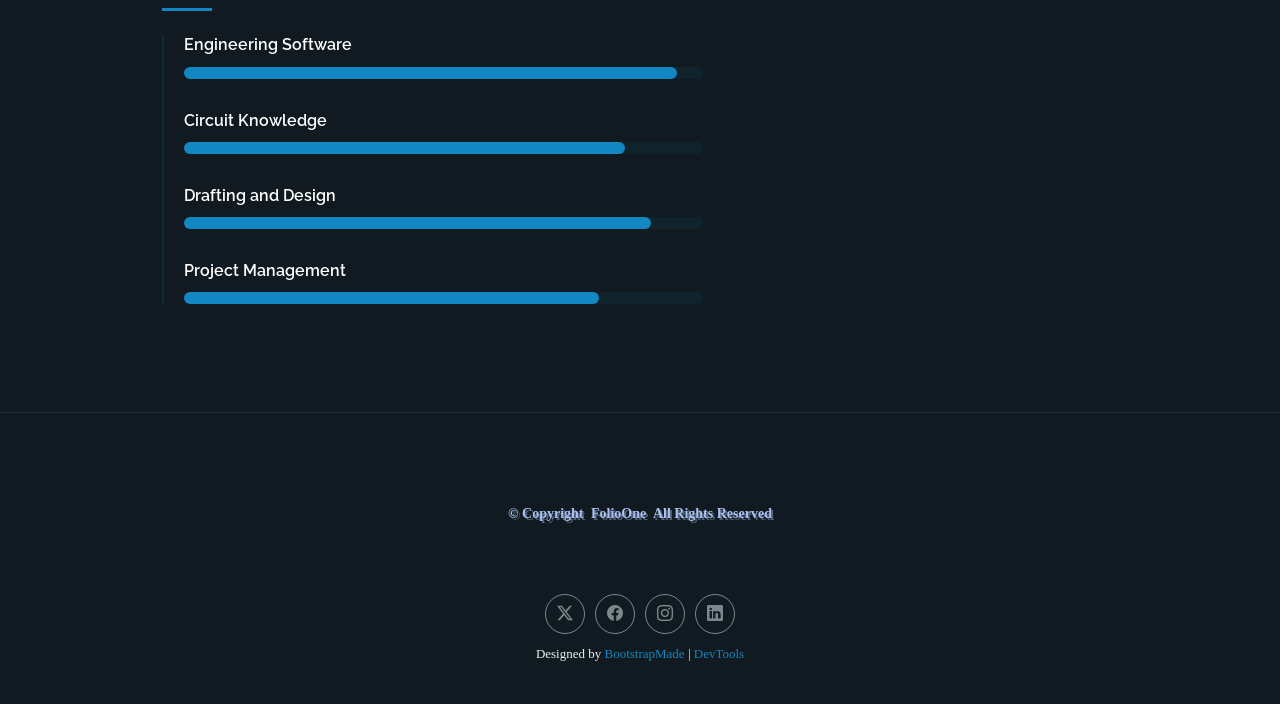
<file: resume.html>
<!DOCTYPE html>
<html lang="en">

<head>
  <meta charset="utf-8">
  <meta content="width=device-width, initial-scale=1.0" name="viewport">
  <title>Resume - FolioOne Bootstrap Template</title>
  <meta name="description" content="">
  <meta name="keywords" content="">

  <!-- Favicons -->
  <link href="assets/img/favicon.png" rel="icon">
  <link href="assets/img/apple-touch-icon.png" rel="apple-touch-icon">

  <!-- Fonts -->
  <link href="https://fonts.googleapis.com" rel="preconnect">
  <link href="https://fonts.gstatic.com" rel="preconnect" crossorigin>
  <link href="https://fonts.googleapis.com/css2?family=Roboto:ital,wght@0,100;0,300;0,400;0,500;0,700;0,900;1,100;1,300;1,400;1,500;1,700;1,900&family=Poppins:ital,wght@0,100;0,200;0,300;0,400;0,500;0,600;0,700;0,800;0,900;1,100;1,200;1,300;1,400;1,500;1,600;1,700;1,800;1,900&family=Raleway:ital,wght@0,100;0,200;0,300;0,400;0,500;0,600;0,700;0,800;0,900;1,100;1,200;1,300;1,400;1,500;1,600;1,700;1,800;1,900&display=swap" rel="stylesheet">

  <!-- Vendor CSS Files -->
  <link href="assets/vendor/bootstrap/css/bootstrap.min.css" rel="stylesheet">
  <link href="assets/vendor/bootstrap-icons/bootstrap-icons.css" rel="stylesheet">
  <link href="assets/vendor/aos/aos.css" rel="stylesheet">
  <link href="assets/vendor/swiper/swiper-bundle.min.css" rel="stylesheet">
  <link href="assets/vendor/glightbox/css/glightbox.min.css" rel="stylesheet">

  <!-- Main CSS File -->
  <link href="assets/css/main.css" rel="stylesheet">
  <link href="assets/css/custom.css" rel="stylesheet">

  <!-- =======================================================
  * Template Name: FolioOne
  * Template URL: https://bootstrapmade.com/folioone-bootstrap-portfolio-website-template/
  * Updated: Aug 23 2025 with Bootstrap v5.3.7
  * Author: BootstrapMade.com
  * License: https://bootstrapmade.com/license/
  ======================================================== -->
</head>

<body class="resume-page">

  <header id="header" class="header d-flex align-items-center light-background sticky-top">
    <div class="container position-relative d-flex align-items-center justify-content-between">

      <!-- <a href="index.html" class="logo d-flex align-items-center me-auto me-xl-0">
      <img src="assets/img/logo.webp" alt="">
      <h1 class="sitename">FolioOne</h1> 
    </a> -->

      <nav id="navmenu" class="navmenu">
        <ul>
          <li><a href="index.html">Pagrindinis</a></li>
          <li><a href="about.html">Apie</a></li>
          <li><a href="resume.html" class="active">Patirtis</a></li>
          <li><a href="services.html">Paslaugos</a></li>
          <li><a href="portfolio.html">Portfolio</a></li>
          <li><a href="contact.html">Kontaktai</a></li>
          <li><a href="skills.html">Įgūdžiai</a></li>
        </ul>
        <i class="mobile-nav-toggle d-xl-none bi bi-list"></i>
      </nav>

      <div class="header-social-links">
        <a href="#" class="twitter"><i class="bi bi-twitter-x"></i></a>
        <a href="#" class="facebook"><i class="bi bi-facebook"></i></a>
        <a href="#" class="instagram"><i class="bi bi-instagram"></i></a>
        <a href="#" class="linkedin"><i class="bi bi-linkedin"></i></a>
      </div>

    </div>
  </header>

  <main class="main">

    <!-- Resume Section -->
    <section id="resume" class="resume section">

      <!-- Section Title -->
      <div class="container section-title" data-aos="fade-up">
        <h2>Resume</h2>
      </div><!-- End Section Title -->

      <div class="container" data-aos="fade-up" data-aos-delay="100">

        <div class="row">
          <div class="col-lg-6">

            <!-- Education Section -->
            <div class="resume-item" data-aos="fade-up">
              <h3 class="resume-title">Education</h3>

              <div class="resume-content">
                <article class="education-item">
                  <h4>Ph.D. in Electrical Engineering</h4>
                  <h5>2016 - 2020</h5>
                  <p class="institution"><em>Massachusetts Institute of Technology</em></p>
                  <p>Published multiple articles</p>
                </article>

                <article class="education-item">
                  <h4>Master of Science in Electrical Engineering</h4>
                  <h5>2014 - 2016</h5>
                  <p class="institution"><em>VGTU</em></p>
                  <p>Worked as a lecturer</p>
                </article>

                <article class="education-item">
                  <h4>Bachelor of Science in Electrical Engineering</h4>
                  <h5>2010 - 2014</h5>
                  <p class="institution"><em>VGTU</em></p>
                  <p>Finished top of the class</p>
                </article>
              </div>
            </div><!-- End Education Section -->

            <!-- Professional Skills Section -->
            <div class="resume-item skills-animation" data-aos="fade-up">
              <h3 class="resume-title">Professional Skills</h3>

              <div class="resume-content">
                <div class="skill-item">
                  <h4>Engineering Software</h4>
                  <div class="progress">
                    <div class="progress-bar" role="progressbar" aria-valuenow="95" aria-valuemin="0" aria-valuemax="100"></div>
                  </div>
                </div>

                <div class="skill-item">
                  <h4>Circuit Knowledge</h4>
                  <div class="progress">
                    <div class="progress-bar" role="progressbar" aria-valuenow="85" aria-valuemin="0" aria-valuemax="100"></div>
                  </div>
                </div>

                <div class="skill-item">
                  <h4>Drafting and Design</h4>
                  <div class="progress">
                    <div class="progress-bar" role="progressbar" aria-valuenow="90" aria-valuemin="0" aria-valuemax="100"></div>
                  </div>
                </div>

                <div class="skill-item">
                  <h4>Project Management</h4>
                  <div class="progress">
                    <div class="progress-bar" role="progressbar" aria-valuenow="80" aria-valuemin="0" aria-valuemax="100"></div>
                  </div>
                </div>
              </div>
            </div><!-- End Professional Skills Section -->
          </div>

          <div class="col-lg-6">
            <!-- Experience Section -->
            <div class="resume-item" data-aos="fade-up" data-aos-delay="100">
              <h3 class="resume-title">Professional Experience</h3>

              <div class="resume-content">
                <article class="experience-item">
                  <h4>Senior Electrical Engineer</h4>
                  <h5>2021 - Present</h5>
                  <p class="company"><em>NASA, Teltonika, Texas Instruments</em></p>
                  <ul>
                    <li>Lead the design, development, and optimization of electrical systems and power distribution solutions using modern engineering standards and simulation tools</li>
                    <li>Delegate technical tasks to a team of 7 engineers and technicians, providing mentorship and guidance on all aspects of the project lifecycle</li>
                    <li>Supervise the assessment and testing of electrical panels, control systems, and embedded hardware for safety, efficiency, and compliance</li>
                    <li>Oversee the efficient use of production project budgets ranging from $2,000 to $25,000</li>
                  </ul>
                </article>

                <article class="experience-item">
                  <h4>Junior Design Developer</h4>
                  <h5>2017 - 2019</h5>
                  <p class="company"><em>Apple Inc., Cupertino, CA</em></p>
                  <ul>
                    <li>Implemented responsive electrical schematics and circuit designs using modern simulation tools</li>
                    <li>Collaborated with senior engineers to maintain and optimize existing electrical systems</li>
                    <li>Participated in design reviews and contributed to team documentation efforts</li>
                    <li>Assisted in the development of control systems and power distribution networks</li>
                  </ul>
                </article>
              </div>
            </div><!-- End Experience Section -->
          </div>
        </div>

      </div>

    </section><!-- /Resume Section -->

  </main>

  <footer id="footer" class="footer">

    <div class="container">
      <div class="copyright text-center ">
        <p>© <span>Copyright</span> <strong class="px-1 sitename">FolioOne</strong> <span>All Rights Reserved<br></span></p>
      </div>
      <div class="social-links d-flex justify-content-center">
        <a href=""><i class="bi bi-twitter-x"></i></a>
        <a href=""><i class="bi bi-facebook"></i></a>
        <a href=""><i class="bi bi-instagram"></i></a>
        <a href=""><i class="bi bi-linkedin"></i></a>
      </div>
      <div class="credits">
        <!-- All the links in the footer should remain intact. -->
        <!-- You can delete the links only if you've purchased the pro version. -->
        <!-- Licensing information: https://bootstrapmade.com/license/ -->
        <!-- Purchase the pro version with working PHP/AJAX contact form: [buy-url] -->
        Designed by <a href="https://bootstrapmade.com/">BootstrapMade</a> | <a href="https://bootstrapmade.com/tools/">DevTools</a>
      </div>
    </div>

  </footer>

  <!-- Scroll Top -->
  <a href="#" id="scroll-top" class="scroll-top d-flex align-items-center justify-content-center"><i class="bi bi-arrow-up-short"></i></a>

  <!-- Preloader -->
  <div id="preloader"></div>

  <!-- Vendor JS Files -->
  <script src="assets/vendor/bootstrap/js/bootstrap.bundle.min.js"></script>
  <script src="assets/vendor/php-email-form/validate.js"></script>
  <script src="assets/vendor/aos/aos.js"></script>
  <script src="assets/vendor/typed.js/typed.umd.js"></script>
  <script src="assets/vendor/waypoints/noframework.waypoints.js"></script>
  <script src="assets/vendor/purecounter/purecounter_vanilla.js"></script>
  <script src="assets/vendor/swiper/swiper-bundle.min.js"></script>
  <script src="assets/vendor/imagesloaded/imagesloaded.pkgd.min.js"></script>
  <script src="assets/vendor/isotope-layout/isotope.pkgd.min.js"></script>
  <script src="assets/vendor/glightbox/js/glightbox.min.js"></script>

  <!-- Main JS File -->
  <script src="assets/js/main.js"></script>

</body>

</html>
</file>
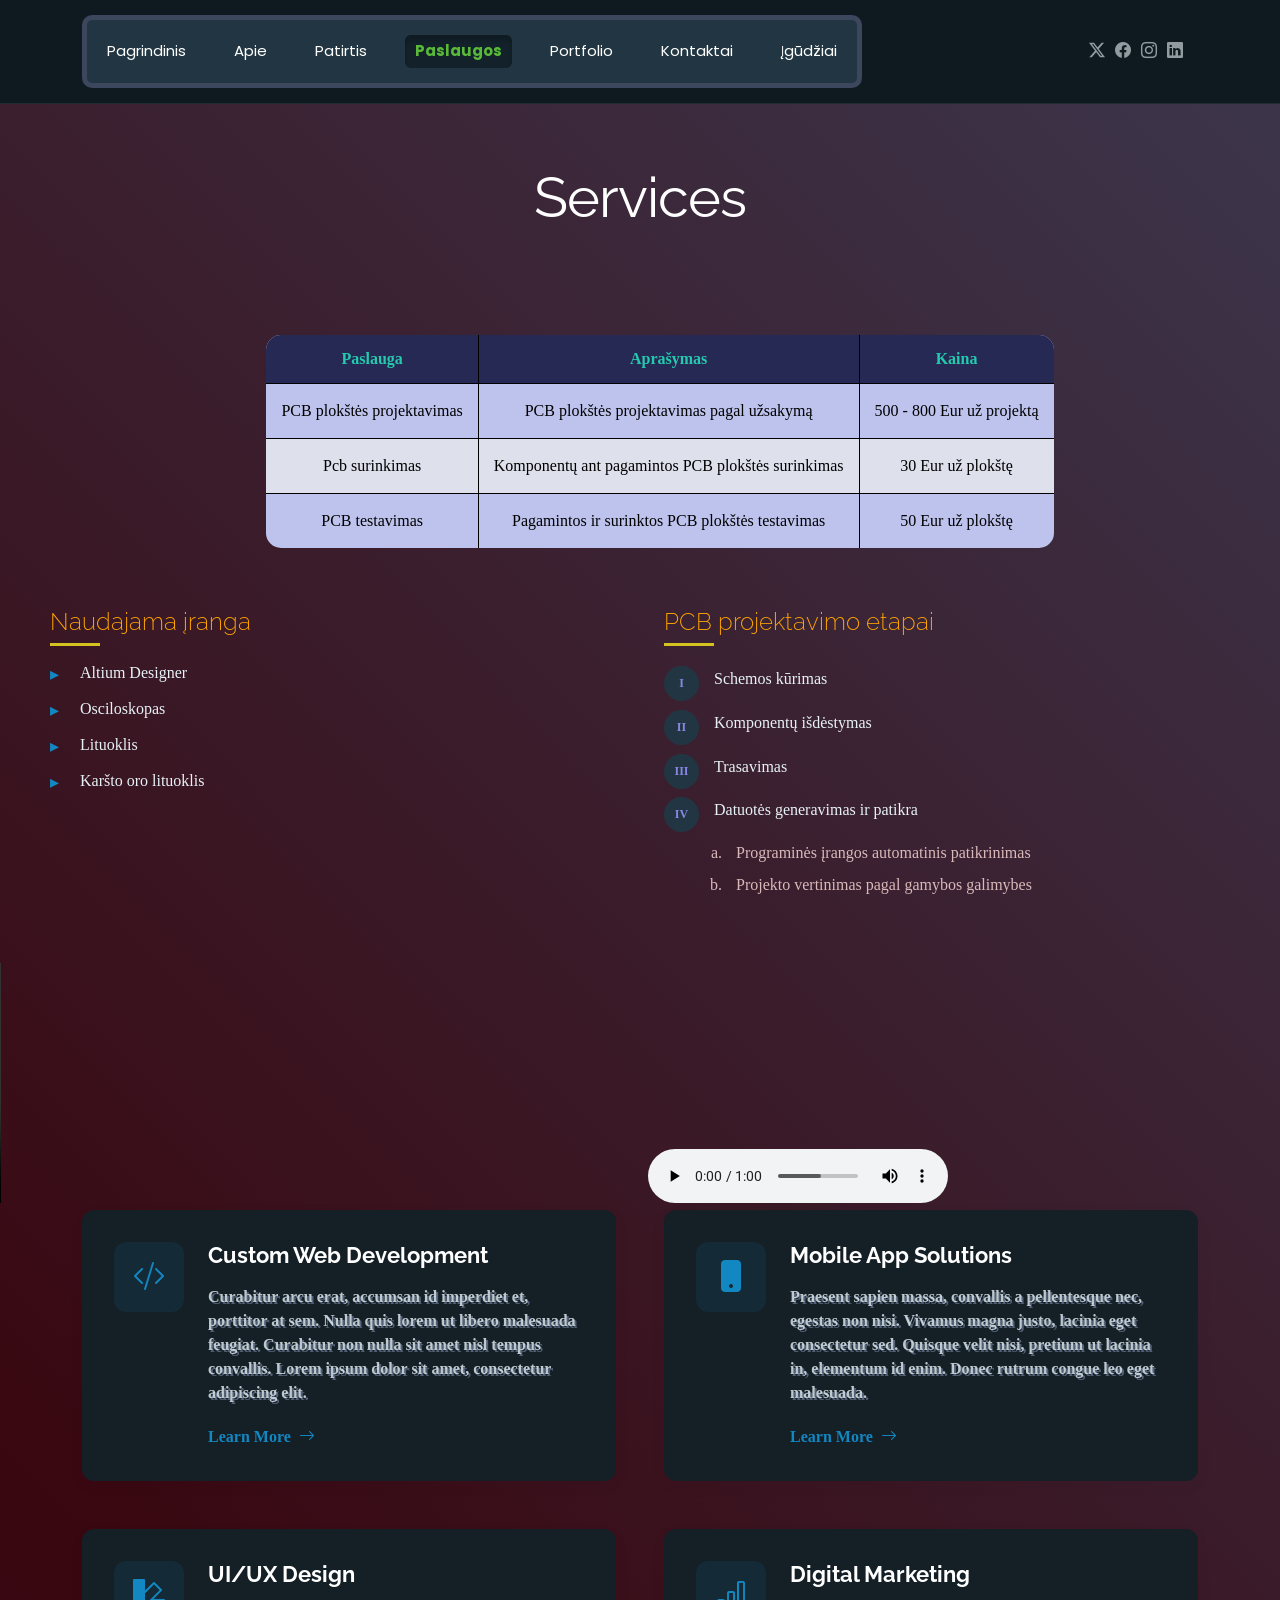
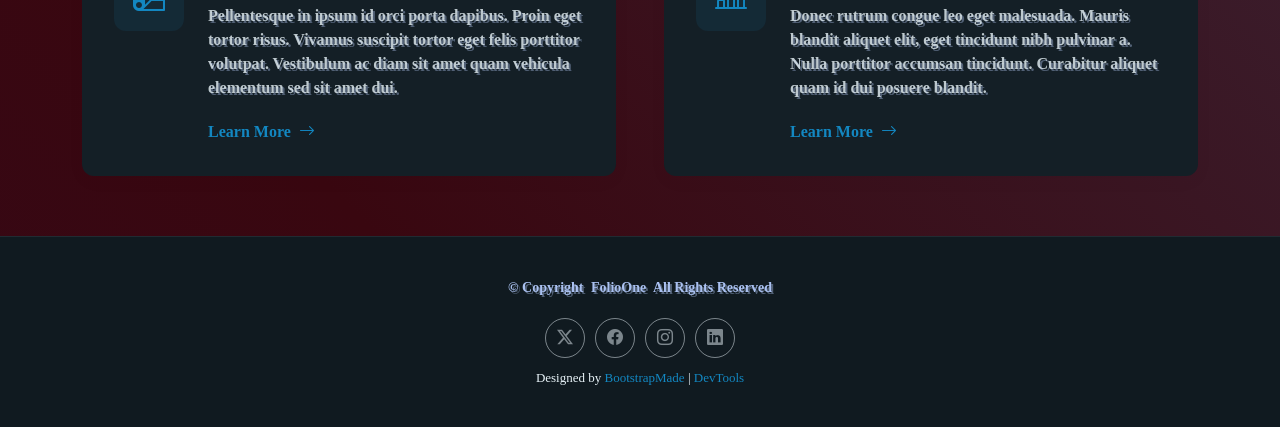
<file: services.html>
<!DOCTYPE html>
<html lang="en">

<head>
  <meta charset="utf-8">
  <meta content="width=device-width, initial-scale=1.0" name="viewport">
  <title>Services - FolioOne Bootstrap Template</title>
  <meta name="description" content="">
  <meta name="keywords" content="">

  <!-- Favicons -->
  <link href="assets/img/favicon.png" rel="icon">
  <link href="assets/img/apple-touch-icon.png" rel="apple-touch-icon">

  <!-- Fonts -->
  <link href="https://fonts.googleapis.com" rel="preconnect">
  <link href="https://fonts.gstatic.com" rel="preconnect" crossorigin>
  <link href="https://fonts.googleapis.com/css2?family=Roboto:ital,wght@0,100;0,300;0,400;0,500;0,700;0,900;1,100;1,300;1,400;1,500;1,700;1,900&family=Poppins:ital,wght@0,100;0,200;0,300;0,400;0,500;0,600;0,700;0,800;0,900;1,100;1,200;1,300;1,400;1,500;1,600;1,700;1,800;1,900&family=Raleway:ital,wght@0,100;0,200;0,300;0,400;0,500;0,600;0,700;0,800;0,900;1,100;1,200;1,300;1,400;1,500;1,600;1,700;1,800;1,900&display=swap" rel="stylesheet">

  <!-- Vendor CSS Files -->
  <link href="assets/vendor/bootstrap/css/bootstrap.min.css" rel="stylesheet">
  <link href="assets/vendor/bootstrap-icons/bootstrap-icons.css" rel="stylesheet">
  <link href="assets/vendor/aos/aos.css" rel="stylesheet">
  <link href="assets/vendor/swiper/swiper-bundle.min.css" rel="stylesheet">
  <link href="assets/vendor/glightbox/css/glightbox.min.css" rel="stylesheet">

  <!-- Main CSS File -->
  <link href="assets/css/main.css" rel="stylesheet">
  <link href="assets/css/custom.css" rel="stylesheet">

  <!-- =======================================================
  * Template Name: FolioOne
  * Template URL: https://bootstrapmade.com/folioone-bootstrap-portfolio-website-template/
  * Updated: Aug 23 2025 with Bootstrap v5.3.7
  * Author: BootstrapMade.com
  * License: https://bootstrapmade.com/license/
  ======================================================== -->
</head>

<body class="services-page">

  <header id="header" class="header d-flex align-items-center light-background sticky-top">
    <div class="container position-relative d-flex align-items-center justify-content-between">

      <!-- <a href="index.html" class="logo d-flex align-items-center me-auto me-xl-0">
      <img src="assets/img/logo.webp" alt="">
      <h1 class="sitename">FolioOne</h1> 
    </a> -->

      <nav id="navmenu" class="navmenu">
        <ul>
          <li><a href="index.html">Pagrindinis</a></li>
          <li><a href="about.html">Apie</a></li>
          <li><a href="resume.html">Patirtis</a></li>
          <li><a href="services.html" class="active">Paslaugos</a></li>
          <li><a href="portfolio.html">Portfolio</a></li>
          <li><a href="contact.html">Kontaktai</a></li>
          <li><a href="skills.html">Įgūdžiai</a></li>
        </ul>
        <i class="mobile-nav-toggle d-xl-none bi bi-list"></i>
      </nav>

      <div class="header-social-links">
        <a href="#" class="twitter"><i class="bi bi-twitter-x"></i></a>
        <a href="#" class="facebook"><i class="bi bi-facebook"></i></a>
        <a href="#" class="instagram"><i class="bi bi-instagram"></i></a>
        <a href="#" class="linkedin"><i class="bi bi-linkedin"></i></a>
      </div>

    </div>
  </header>

  <main id="paslaugos" class="main">

    <!-- Services Section -->
    <section id="services" class="services section">

      <!-- Section Title -->
      <div class="container section-title" data-aos="fade-up">
        <h2>Services</h2>
      </div><!-- End Section Title -->

      <div class="custom">
          <!-- Lentele -->
        <div class="table">
          <table>
            <thead>
              <tr>
                <th>Paslauga</th>
                <th>Aprašymas</th>
                <th>Kaina</th>
              </tr>
            </thead>
            <tbody>
              <tr>
                <td>PCB plokštės projektavimas</td>
                <td>PCB plokštės projektavimas pagal užsakymą</td>
                <td>500 - 800 Eur už projektą</td>
              </tr>
              <tr>
                <td>Pcb surinkimas</td>
                <td>Komponentų ant pagamintos PCB plokštės surinkimas</td>
                <td>30 Eur už plokštę</td>
              </tr>
              <tr>
                <td>PCB testavimas</td>
                <td>Pagamintos ir surinktos PCB plokštės testavimas</td>
                <td>50 Eur už plokštę</td>
              </tr>
            </tbody>
          </table>
        </div>
      
        <!-- Sarasas -->
        <div class="list">
          <div class="simple-list">
            <h2>Naudajama įranga</h2>
            <ul>
              <li>Altium Designer</li>
              <li>Osciloskopas</li>
              <li>Lituoklis</li>
              <li>Karšto oro lituoklis</li>
            </ul>
          </div>
           
          <div class="number-list">
            <h2>PCB projektavimo etapai</h2>
            <ol>
              <li>Schemos kūrimas</li>
              <li>Komponentų išdėstymas</li>
              <li>Trasavimas</li>
              <li>Datuotės generavimas ir patikra</li>
                <ul class="inner-list">
                  <li>Programinės įrangos automatinis patikrinimas</li>
                  <li>Projekto vertinimas pagal gamybos galimybes</li>
                </ul>
            </ol>
          </div>
        </div>
      
        <!-- Video -->
        <video width="320" height="240" controls>
          <source src="assets/media/keyboard.mp4" type="video/mp4">
        </video>
      
        <!-- Youtube -->
        <iframe width="320" height="240"
        src="https://www.youtube.com/embed/BoUVIhtqjAw">
        </iframe>
      
        <!-- Sound -->
        <audio controls autoplay>
          <source src="assets/media/ticking.mp3" type="audio/mpeg">
        </audio>
      </div>

      <div class="container" data-aos="fade-up" data-aos-delay="100">

        <div class="row justify-content-center g-5">

          <div class="col-md-6" data-aos="fade-right" data-aos-delay="100">
            <div class="service-item">
              <div class="service-icon">
                <i class="bi bi-code-slash"></i>
              </div>
              <div class="service-content">
                <h3>Custom Web Development</h3>
                <p>Curabitur arcu erat, accumsan id imperdiet et, porttitor at sem. Nulla quis lorem ut libero malesuada feugiat. Curabitur non nulla sit amet nisl tempus convallis. Lorem ipsum dolor sit amet, consectetur adipiscing elit.</p>
                <a href="" class="service-link">
                  <span>Learn More</span>
                  <i class="bi bi-arrow-right"></i>
                </a>
              </div>
            </div>
          </div><!-- End Service Item -->

          <div class="col-md-6" data-aos="fade-left" data-aos-delay="100">
            <div class="service-item">
              <div class="service-icon">
                <i class="bi bi-phone-fill"></i>
              </div>
              <div class="service-content">
                <h3>Mobile App Solutions</h3>
                <p>Praesent sapien massa, convallis a pellentesque nec, egestas non nisi. Vivamus magna justo, lacinia eget consectetur sed. Quisque velit nisi, pretium ut lacinia in, elementum id enim. Donec rutrum congue leo eget malesuada.</p>
                <a href="" class="service-link">
                  <span>Learn More</span>
                  <i class="bi bi-arrow-right"></i>
                </a>
              </div>
            </div>
          </div><!-- End Service Item -->

          <div class="col-md-6" data-aos="fade-right" data-aos-delay="200">
            <div class="service-item">
              <div class="service-icon">
                <i class="bi bi-palette2"></i>
              </div>
              <div class="service-content">
                <h3>UI/UX Design</h3>
                <p>Pellentesque in ipsum id orci porta dapibus. Proin eget tortor risus. Vivamus suscipit tortor eget felis porttitor volutpat. Vestibulum ac diam sit amet quam vehicula elementum sed sit amet dui.</p>
                <a href="" class="service-link">
                  <span>Learn More</span>
                  <i class="bi bi-arrow-right"></i>
                </a>
              </div>
            </div>
          </div><!-- End Service Item -->

          <div class="col-md-6" data-aos="fade-left" data-aos-delay="200">
            <div class="service-item">
              <div class="service-icon">
                <i class="bi bi-bar-chart-line"></i>
              </div>
              <div class="service-content">
                <h3>Digital Marketing</h3>
                <p>Donec rutrum congue leo eget malesuada. Mauris blandit aliquet elit, eget tincidunt nibh pulvinar a. Nulla porttitor accumsan tincidunt. Curabitur aliquet quam id dui posuere blandit.</p>
                <a href="" class="service-link">
                  <span>Learn More</span>
                  <i class="bi bi-arrow-right"></i>
                </a>
              </div>
            </div>
          </div><!-- End Service Item -->

        </div>

      </div>

    </section><!-- /Services Section -->

  </main>

  <footer id="footer" class="footer">

    <div class="container">
      <div class="copyright text-center ">
        <p>© <span>Copyright</span> <strong class="px-1 sitename">FolioOne</strong> <span>All Rights Reserved<br></span></p>
      </div>
      <div class="social-links d-flex justify-content-center">
        <a href=""><i class="bi bi-twitter-x"></i></a>
        <a href=""><i class="bi bi-facebook"></i></a>
        <a href=""><i class="bi bi-instagram"></i></a>
        <a href=""><i class="bi bi-linkedin"></i></a>
      </div>
      <div class="credits">
        <!-- All the links in the footer should remain intact. -->
        <!-- You can delete the links only if you've purchased the pro version. -->
        <!-- Licensing information: https://bootstrapmade.com/license/ -->
        <!-- Purchase the pro version with working PHP/AJAX contact form: [buy-url] -->
        Designed by <a href="https://bootstrapmade.com/">BootstrapMade</a> | <a href="https://bootstrapmade.com/tools/">DevTools</a>
      </div>
    </div>

  </footer>

  <!-- Scroll Top -->
  <a href="#" id="scroll-top" class="scroll-top d-flex align-items-center justify-content-center"><i class="bi bi-arrow-up-short"></i></a>

  <!-- Preloader -->
  <div id="preloader"></div>

  <!-- Vendor JS Files -->
  <script src="assets/vendor/bootstrap/js/bootstrap.bundle.min.js"></script>
  <script src="assets/vendor/php-email-form/validate.js"></script>
  <script src="assets/vendor/aos/aos.js"></script>
  <script src="assets/vendor/typed.js/typed.umd.js"></script>
  <script src="assets/vendor/waypoints/noframework.waypoints.js"></script>
  <script src="assets/vendor/purecounter/purecounter_vanilla.js"></script>
  <script src="assets/vendor/swiper/swiper-bundle.min.js"></script>
  <script src="assets/vendor/imagesloaded/imagesloaded.pkgd.min.js"></script>
  <script src="assets/vendor/isotope-layout/isotope.pkgd.min.js"></script>
  <script src="assets/vendor/glightbox/js/glightbox.min.js"></script>

  <!-- Main JS File -->
  <script src="assets/js/main.js"></script>

</body>

</html>
</file>
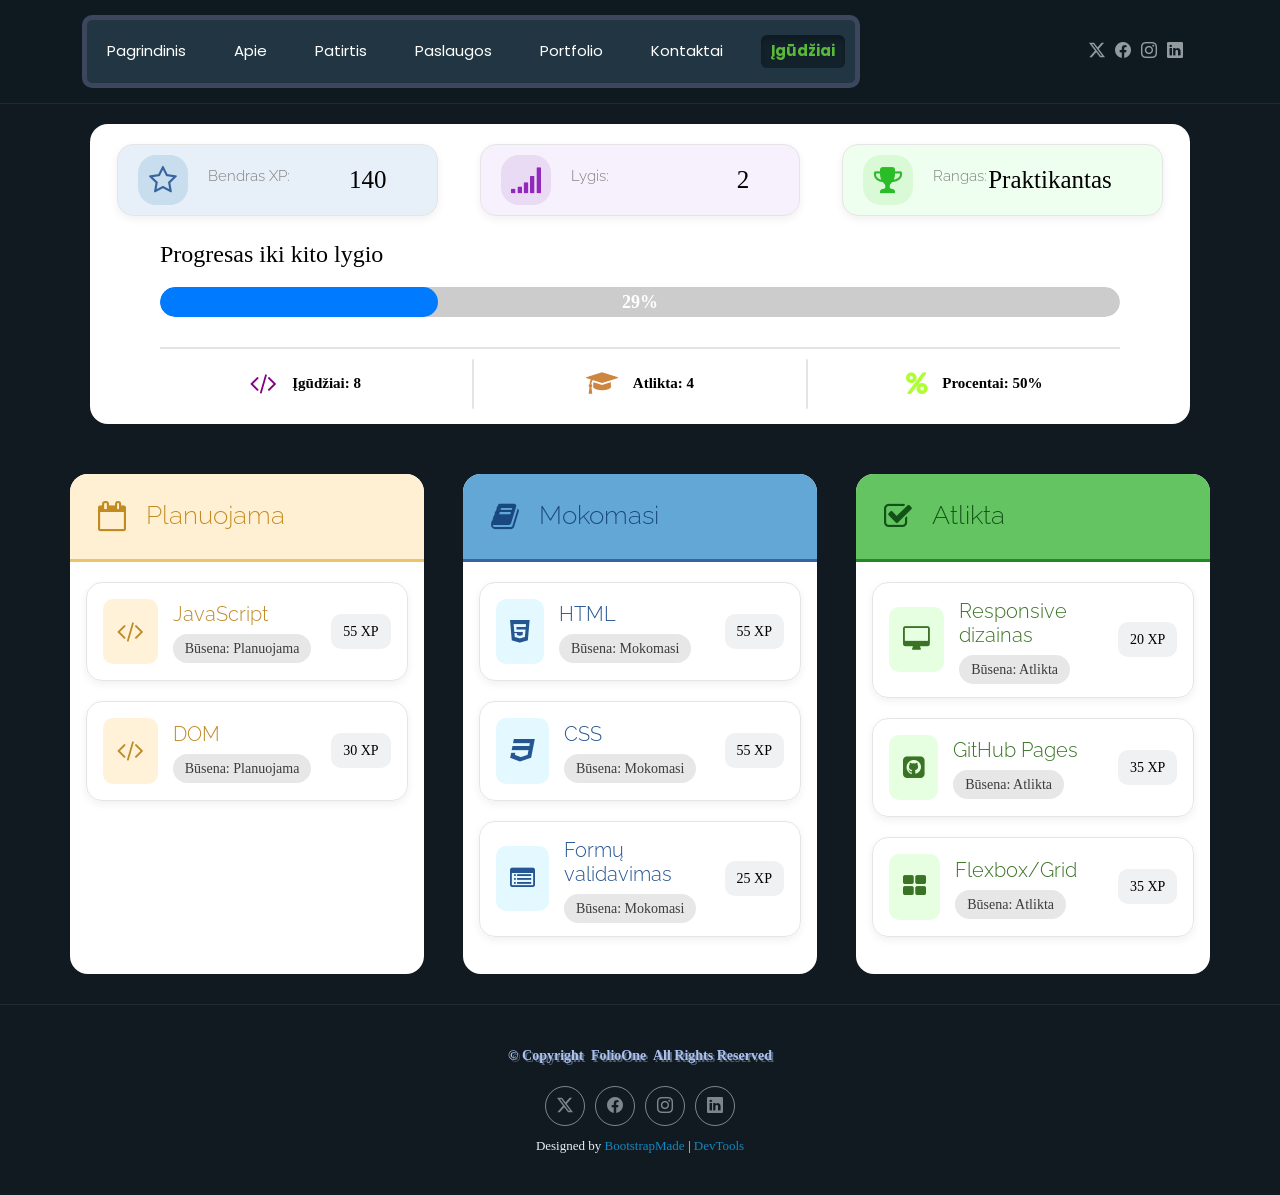
<file: skills.html>
<!DOCTYPE html>
<html lang="en">
<head>
  <meta charset="utf-8">
  <meta content="width=device-width, initial-scale=1.0" name="viewport">
  <title>Mano CV</title>
  <meta name="description" content="">
  <meta name="keywords" content="">
  <meta name="author" content="Emilis Urbonas">

  <!-- Favicons -->
  <link href="assets/img/chip.jpg" rel="icon">
  <link href="assets/img/chip.png" rel="touch-icon">

  <!-- Fonts -->
  <link href="https://fonts.googleapis.com" rel="preconnect">
  <link href="https://fonts.gstatic.com" rel="preconnect" crossorigin>
  <link href="https://fonts.googleapis.com/css2?family=Roboto:ital,wght@0,100;0,300;0,400;0,500;0,700;0,900;1,100;1,300;1,400;1,500;1,700;1,900&family=Poppins:ital,wght@0,100;0,200;0,300;0,400;0,500;0,600;0,700;0,800;0,900;1,100;1,200;1,300;1,400;1,500;1,600;1,700;1,800;1,900&family=Raleway:ital,wght@0,100;0,200;0,300;0,400;0,500;0,600;0,700;0,800;0,900;1,100;1,200;1,300;1,400;1,500;1,600;1,700;1,800;1,900&display=swap" rel="stylesheet">

  <!-- Vendor CSS Files -->
  <link href="assets/vendor/bootstrap/css/bootstrap.min.css" rel="stylesheet">
  <link href="assets/vendor/bootstrap-icons/bootstrap-icons.css" rel="stylesheet">
  <link href="assets/vendor/aos/aos.css" rel="stylesheet">
  <link href="assets/vendor/swiper/swiper-bundle.min.css" rel="stylesheet">
  <link href="assets/vendor/glightbox/css/glightbox.min.css" rel="stylesheet">

  <!-- Main CSS File -->
  <link href="assets/css/main.css" rel="stylesheet">
  <link href="assets/css/custom.css" rel="stylesheet">

  <!-- Icons -->
   <link rel="stylesheet" href="https://cdnjs.cloudflare.com/ajax/libs/font-awesome/4.7.0/css/font-awesome.min.css">

  <!-- =======================================================
  * Template Name: FolioOne
  * Template URL: https://bootstrapmade.com/folioone-bootstrap-portfolio-website-template/
  * Updated: Aug 23 2025 with Bootstrap v5.3.7
  * Author: BootstrapMade.com
  * License: https://bootstrapmade.com/license/
  ======================================================== -->
</head>
<body class="skills-page">

  <header id="header" class="header d-flex align-items-center light-background sticky-top">
    <div class="container position-relative d-flex align-items-center justify-content-between">

      <!-- <a href="index.html" class="logo d-flex align-items-center me-auto me-xl-0">
      <img src="assets/img/logo.webp" alt="">
      <h1 class="sitename">FolioOne</h1> 
      </a> -->

      <nav id="navmenu" class="navmenu">
        <ul>
          <li><a href="index.html">Pagrindinis</a></li>
          <li><a href="about.html">Apie</a></li>
          <li><a href="resume.html">Patirtis</a></li>
          <li><a href="services.html">Paslaugos</a></li>
          <li><a href="portfolio.html">Portfolio</a></li>
          <li><a href="contact.html">Kontaktai</a></li>
          <li><a href="skills.html" class="active">Įgūdžiai</a></li>
        </ul>
        <i class="mobile-nav-toggle d-xl-none bi bi-list"></i>
      </nav>

      <div class="header-social-links">
        <a href="#" class="twitter"><i class="bi bi-twitter-x"></i></a>
        <a href="#" class="facebook"><i class="bi bi-facebook"></i></a>
        <a href="#" class="instagram"><i class="bi bi-instagram"></i></a>
        <a href="#" class="linkedin"><i class="bi bi-linkedin"></i></a>
      </div>

    </div>
  </header>

  <main class="main">

    <div class="level">

      <div class="header-level">

        <div class="bendras-xp">
          <div class="star"><i class="fa fa-star-o" aria-hidden="true"></i></div>

          <div class="spec">
            <h3>Bendras XP:</h3>
          </div>

          <span class="info">140</span>
        </div>

        <div class="lygis">
          <div class="signal"><i class="fa fa-signal" aria-hidden="true"></i></div>

          <div class="spec">
            <h3>Lygis:</h3>
          </div>

          <span class="info">2</span>
        </div>

        <div class="rangas">
          <div class="trophy"><i class="fa fa-trophy" aria-hidden="true"></i></div>

          <div class="spec">
            <h3>Rangas:</h3>
          </div>

          <span class="info">Praktikantas</span>
        </div>

      </div>

      <div class="juosta">
        <label>Progresas iki kito lygio</label>

        <div class="progresas">
          <progress max="100" value="29"></progress>
          <span class="procentai">29%</span>
        </div>
      </div>

      <div class="footer-level">

        <div class="skill">
          <div class="skills-icon"><i class="fa fa-code" aria-hidden="true"></i></div>
          <span class="skills-txt">Įgūdžiai: 8</span>
        </div>

        <div class="divider"></div>

        <div class="done">
          <div class="done-icon"><i class="fa fa-graduation-cap" aria-hidden="true"></i></div>
          <span class="done-txt">Atlikta: 4</span>
        </div>

        <div class="divider"></div>

        <div class="percentage">
          <div class="percentage-icon"><i class="fa fa-percent" aria-hidden="true"></i></div>
          <span class="percentage-txt">Procentai: 50%</span>
        </div>
      </div>        
    </div>

    
    <div class="uzduotys">

      <div class="container-planuojama">

        <div class="header-planuojama">
          <span class="calendar"><i class="fa fa-calendar-o" aria-hidden="true"></i></span><h2>Planuojama</h2>
        </div>
      
        <div class="task-container">
        
          <div class="task">
            <div class="planuojama-icons"><i class="fa fa-code" aria-hidden="true"></i></div>
          
            <div class="task-info">
              <h3>JavaScript</h3><span class="status">Būsena: Planuojama</span>
            </div>
            
            <span class="xp">55 XP</span>
          </div>
        
          <div class="task">
            <div class="planuojama-icons"><i class="fa fa-code" aria-hidden="true"></i></div>
          
            <div class="task-info">
              <h3>DOM</h3>
              <span class="status">Būsena: Planuojama</span>
            </div>
            
            <span class="xp">30 XP</span>
          </div>
          
        </div>
    
      </div>
      
      <div class="container-mokomasi">
        
        <div class="header-mokomasi">
          <span class="book"><i class="fa fa-book" aria-hidden="true"></i></span><h2>Mokomasi</h2>
        </div>
      
        <div class="task-container">

          <div class="task">
            <div class="mokomasi-icons"><i class="fa fa-html5" aria-hidden="true"></i></div>

            <div class="task-info">
              <h3>HTML</h3><span class="status">Būsena: Mokomasi</span>
            </div>

            <span class="xp">55 XP</span>
          </div>

          <div class="task">
            <div class="mokomasi-icons"><i class="fa fa-css3" aria-hidden="true"></i></div>

            <div class="task-info">
              <h3>CSS</h3>
              <span class="status">Būsena: Mokomasi</span>
            </div>

            <span class="xp">55 XP</span>
          </div>

          <div class="task">
            <div class="mokomasi-icons"><i class="fa fa-list-alt" aria-hidden="true"></i></div>

            <div class="task-info">
              <h3>Formų validavimas</h3>
              <span class="status">Būsena: Mokomasi</span>
            </div>

            <span class="xp">25 XP</span>
          </div>
        </div>      
      </div>
        
      <div class="container-atlikta">
          
        <div class="header-atlikta">
        <span class="checkbox"><i class="fa fa-check-square-o" aria-hidden="true"></i></span><h2>Atlikta</h2>
        </div>
      
        <div class="task-container">
        
          <div class="task">
            <div class="atlikta-icons"><i class="fa fa-desktop" aria-hidden="true"></i></div>
          
            <div class="task-info">
              <h3>Responsive dizainas</h3><span class="status">Būsena: Atlikta</span>
            </div>
            
            <span class="xp">20 XP</span>
          </div>
        
          <div class="task">
            <div class="atlikta-icons"><i class="fa fa-github-square" aria-hidden="true"></i></div>
          
            <div class="task-info">
              <h3>GitHub Pages</h3>
              <span class="status">Būsena: Atlikta</span>
            </div>
            
            <span class="xp">35 XP</span>
          </div>
        
          <div class="task">
            <div class="atlikta-icons"><i class="fa fa-th-large" aria-hidden="true"></i></div>
          
            <div class="task-info">
              <h3>Flexbox/Grid</h3>
              <span class="status">Būsena: Atlikta</span>
            </div>
            
            <span class="xp">35 XP</span>
          </div>
          
        </div>
    
      </div>
      
    </div>


  </main>

  <footer id="footer" class="footer">
  <div class="container">
    <div class="copyright text-center ">
      <p>© <span>Copyright</span> <strong class="px-1 sitename">FolioOne</strong> <span>All Rights Reserved<br></span></p>
    </div>
    <div class="social-links d-flex justify-content-center">
      <a href=""><i class="bi bi-twitter-x"></i></a>
      <a href=""><i class="bi bi-facebook"></i></a>
      <a href=""><i class="bi bi-instagram"></i></a>
      <a href=""><i class="bi bi-linkedin"></i></a>
    </div>
    <div class="credits">
      <!-- All the links in the footer should remain intact. -->
      <!-- You can delete the links only if you've purchased the pro version. -->
      <!-- Licensing information: https://bootstrapmade.com/license/ -->
      <!-- Purchase the pro version with working PHP/AJAX contact form: [buy-url] -->
      Designed by <a href="https://bootstrapmade.com/">BootstrapMade</a> | <a href="https://bootstrapmade.com/tools/">DevTools</a>
    </div>
  </div>
  </footer>
  <!-- Scroll Top -->
  <a href="#" id="scroll-top" class="scroll-top d-flex align-items-center justify-content-center"><i class="bi bi-arrow-up-short"></i></a>
  <!-- Preloader -->
  <div id="preloader"></div>
  <!-- Vendor JS Files -->
  <script src="assets/vendor/bootstrap/js/bootstrap.bundle.min.js"></script>
  <script src="assets/vendor/php-email-form/validate.js"></script>
  <script src="assets/vendor/aos/aos.js"></script>
  <script src="assets/vendor/typed.js/typed.umd.js"></script>
  <script src="assets/vendor/waypoints/noframework.waypoints.js"></script>
  <script src="assets/vendor/purecounter/purecounter_vanilla.js"></script>
  <script src="assets/vendor/swiper/swiper-bundle.min.js"></script>
  <script src="assets/vendor/imagesloaded/imagesloaded.pkgd.min.js"></script>
  <script src="assets/vendor/isotope-layout/isotope.pkgd.min.js"></script>
  <script src="assets/vendor/glightbox/js/glightbox.min.js"></script>
  <!-- Main JS File -->
  <script src="assets/js/main.js"></script>

</body>
</html>
</file>
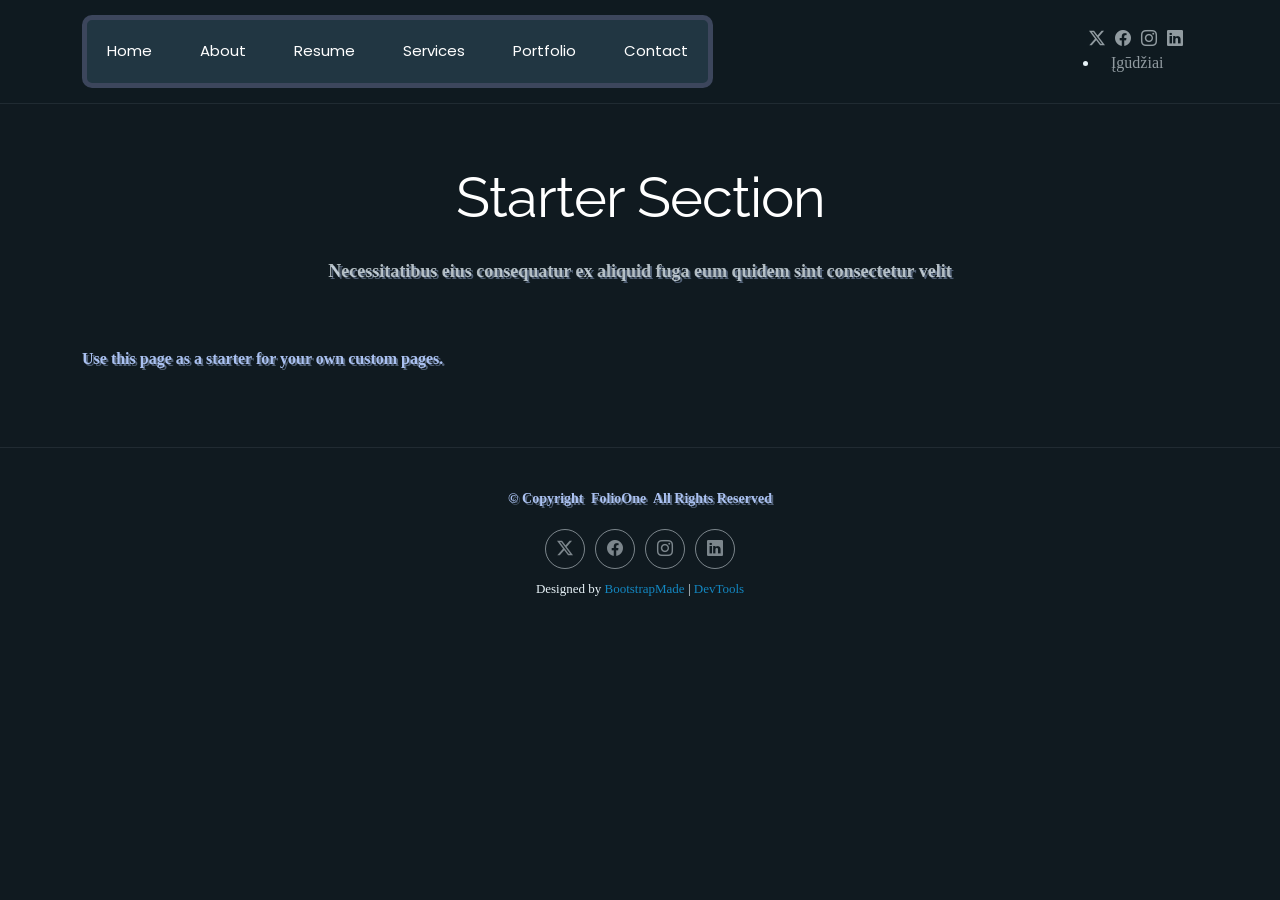
<file: starter-page.html>
<!DOCTYPE html>
<html lang="en">

<head>
  <meta charset="utf-8">
  <meta content="width=device-width, initial-scale=1.0" name="viewport">
  <title>Starter Page - FolioOne Bootstrap Template</title>
  <meta name="description" content="">
  <meta name="keywords" content="">

  <!-- Favicons -->
  <link href="assets/img/favicon.png" rel="icon">
  <link href="assets/img/apple-touch-icon.png" rel="apple-touch-icon">

  <!-- Fonts -->
  <link href="https://fonts.googleapis.com" rel="preconnect">
  <link href="https://fonts.gstatic.com" rel="preconnect" crossorigin>
  <link href="https://fonts.googleapis.com/css2?family=Roboto:ital,wght@0,100;0,300;0,400;0,500;0,700;0,900;1,100;1,300;1,400;1,500;1,700;1,900&family=Poppins:ital,wght@0,100;0,200;0,300;0,400;0,500;0,600;0,700;0,800;0,900;1,100;1,200;1,300;1,400;1,500;1,600;1,700;1,800;1,900&family=Raleway:ital,wght@0,100;0,200;0,300;0,400;0,500;0,600;0,700;0,800;0,900;1,100;1,200;1,300;1,400;1,500;1,600;1,700;1,800;1,900&display=swap" rel="stylesheet">

  <!-- Vendor CSS Files -->
  <link href="assets/vendor/bootstrap/css/bootstrap.min.css" rel="stylesheet">
  <link href="assets/vendor/bootstrap-icons/bootstrap-icons.css" rel="stylesheet">
  <link href="assets/vendor/aos/aos.css" rel="stylesheet">
  <link href="assets/vendor/swiper/swiper-bundle.min.css" rel="stylesheet">
  <link href="assets/vendor/glightbox/css/glightbox.min.css" rel="stylesheet">

  <!-- Main CSS File -->
  <link href="assets/css/main.css" rel="stylesheet">
  <link href="assets/css/custom.css" rel="stylesheet">

  <!-- =======================================================
  * Template Name: FolioOne
  * Template URL: https://bootstrapmade.com/folioone-bootstrap-portfolio-website-template/
  * Updated: Aug 23 2025 with Bootstrap v5.3.7
  * Author: BootstrapMade.com
  * License: https://bootstrapmade.com/license/
  ======================================================== -->
</head>

<body class="starter-page-page">

  <header id="header" class="header d-flex align-items-center light-background sticky-top">
    <div class="container position-relative d-flex align-items-center justify-content-between">

      <!-- <a href="index.html" class="logo d-flex align-items-center me-auto me-xl-0">
      <img src="assets/img/logo.webp" alt="">
      <h1 class="sitename">FolioOne</h1> 
    </a> -->

      <nav id="navmenu" class="navmenu">
        <ul>
          <li><a href="index.html">Home</a></li>
          <li><a href="about.html">About</a></li>
          <li><a href="resume.html">Resume</a></li>
          <li><a href="services.html">Services</a></li>
          <li><a href="portfolio.html">Portfolio</a></li>
          <li><a href="contact.html">Contact</a></li>
        </ul>
        <i class="mobile-nav-toggle d-xl-none bi bi-list"></i>
      </nav>

      <div class="header-social-links">
        <a href="#" class="twitter"><i class="bi bi-twitter-x"></i></a>
        <a href="#" class="facebook"><i class="bi bi-facebook"></i></a>
        <a href="#" class="instagram"><i class="bi bi-instagram"></i></a>
        <a href="#" class="linkedin"><i class="bi bi-linkedin"></i></a>
        <li><a href="skills.html">Įgūdžiai</a></li>
      </div>

    </div>
  </header>

  <main class="main">

    <!-- Starter Section Section -->
    <section id="starter-section" class="starter-section section">

      <!-- Section Title -->
      <div class="container section-title" data-aos="fade-up">
        <h2>Starter Section</h2>
        <p>Necessitatibus eius consequatur ex aliquid fuga eum quidem sint consectetur velit</p>
      </div><!-- End Section Title -->

      <div class="container" data-aos="fade-up">
        <p>Use this page as a starter for your own custom pages.</p>
      </div>

    </section><!-- /Starter Section Section -->

  </main>

  <footer id="footer" class="footer">

    <div class="container">
      <div class="copyright text-center ">
        <p>© <span>Copyright</span> <strong class="px-1 sitename">FolioOne</strong> <span>All Rights Reserved<br></span></p>
      </div>
      <div class="social-links d-flex justify-content-center">
        <a href=""><i class="bi bi-twitter-x"></i></a>
        <a href=""><i class="bi bi-facebook"></i></a>
        <a href=""><i class="bi bi-instagram"></i></a>
        <a href=""><i class="bi bi-linkedin"></i></a>
      </div>
      <div class="credits">
        <!-- All the links in the footer should remain intact. -->
        <!-- You can delete the links only if you've purchased the pro version. -->
        <!-- Licensing information: https://bootstrapmade.com/license/ -->
        <!-- Purchase the pro version with working PHP/AJAX contact form: [buy-url] -->
        Designed by <a href="https://bootstrapmade.com/">BootstrapMade</a> | <a href="https://bootstrapmade.com/tools/">DevTools</a>
      </div>
    </div>

  </footer>

  <!-- Scroll Top -->
  <a href="#" id="scroll-top" class="scroll-top d-flex align-items-center justify-content-center"><i class="bi bi-arrow-up-short"></i></a>

  <!-- Preloader -->
  <div id="preloader"></div>

  <!-- Vendor JS Files -->
  <script src="assets/vendor/bootstrap/js/bootstrap.bundle.min.js"></script>
  <script src="assets/vendor/php-email-form/validate.js"></script>
  <script src="assets/vendor/aos/aos.js"></script>
  <script src="assets/vendor/typed.js/typed.umd.js"></script>
  <script src="assets/vendor/waypoints/noframework.waypoints.js"></script>
  <script src="assets/vendor/purecounter/purecounter_vanilla.js"></script>
  <script src="assets/vendor/swiper/swiper-bundle.min.js"></script>
  <script src="assets/vendor/imagesloaded/imagesloaded.pkgd.min.js"></script>
  <script src="assets/vendor/isotope-layout/isotope.pkgd.min.js"></script>
  <script src="assets/vendor/glightbox/js/glightbox.min.js"></script>

  <!-- Main JS File -->
  <script src="assets/js/main.js"></script>

</body>

</html>
</file>
<file: assets/css/custom.css>
body {
    font-family: cursive;
}

body p {
    color: rgb(170, 193, 241);
    text-shadow: 2px 2px #526176;
    font-weight: bold;
}

h1 {
    color: red;
    font-size: 30;
    font-weight: 200;
}

h2 {
    color: orange;
    font-size: 25;
    font-weight: 250;
}

h3 {
    color: yellow;
    font-size: 20;
    font-weight: 300;
}

h4 {
    color: green;
    font-size: 15;
    font-weight: 350;
}

h5 {
    color: blue;
    font-size: 10;
    font-weight: 400;
}

h6 {
    color: purple;
    font-size: 5;
    font-weight: 450;
}


a:hover {
    color:cyan;
}

a:active {
    color: yellowgreen;
}


.navmenu ul{
    border: 5px solid rgb(60, 70, 92);
    background-color: #213642;
    padding-left: 10px;
    padding-right: 10px;
    border-radius: 10px;
}

.navmenu .active {
    color: #59b939;
    background-color: rgb(19, 33, 42);
    font-weight: bold;
    border-radius: 6px;
    box-shadow: inset 0 5px 4px rgba(0,0,0,0.2);
}

.navmenu a {
    padding: 5px 10px 5px 10px;
}

.navmenu a:hover {
    color: #25c9ae;
}


.header {
    background-color: #101a20f8;
}


.header-social-links i:hover {
    color: #25c9ae;
}


.about-page p,
.resume-page p,
.portfolio-page p {
    padding: 50px;
}

.about-page main,
.resume-page main,
.portfolio-page main {
    margin-left: 150px;
}


.scroll-top {
    background-color: #650b0b;
    opacity: 0.8;
    bottom: 30px;
    right: 30px;
}

.scroll-top:hover {
    transform: scale(1.5);
}


.list {
    margin: 50px;
    display: flex;
    align-items: flex-start;
    gap: 48px;
}

.simple-list,
.number-list {
    flex: 1;
}

.simple-list h2,
.number-list h2 {
    font-size: 24px;
    margin-bottom: 15px;
    position: relative;
    padding-bottom: 10px;
}

.simple-list h2::after,
.number-list h2::after {
    content: "";
    position: absolute;
    bottom: 0;
    left: 0;
    width: 50px;
    height: 3px;
    background-color: #d4c221;
}

.simple-list ul {
    list-style: none;
    padding-left: 0;
}

.simple-list li {
    position: relative;
    padding-left: 30px;
    margin-bottom: 12px;
    transition: color 0.3s ease;
}

.simple-list li::before {
    content: "▸";
    position: absolute;
    left: 0;
    color: #1387c1;
    font-size: 18px;
    transition: transform 0.3s ease;
}

.simple-list li:hover {
    color: #1387c1;
}

.simple-list li:hover::before {
    transform: translateX(5px);
}


.number-list ol {
    list-style-type: none;
    padding-left: 0;
    margin-top: 20px;
    counter-reset: upper-roman-counter;
}

.number-list ol > li {
    counter-increment: upper-roman-counter;
    position: relative;
    padding-left: 50px;
    margin-bottom: 18px;
    line-height: 1.6;
}

.number-list ol > li::before {
    content: counter(upper-roman-counter, upper-roman);
    position: absolute;
    left: 0;
    top: 0;
    width: 35px;
    height: 35px;
    background-color: #213642;
    color: #8a85e6;
    border-radius: 50%;
    display: flex;
    align-items: center;
    justify-content: center;
    font-weight: bold;
    font-size: 12px;
}


.inner-list {
    margin-top: 12px;
}

.inner-list li {
    list-style-type: lower-latin;
    position: relative;
    padding-left:10px;
    margin-left: 30px;
    margin-bottom: 8px;
    color: #d9b9b9;
}

.inner-list li:hover {
    color: #1387c1;
}



.table {
    margin: 10px 20px 10px 20px;
    display: flex;
    justify-content: center;
    align-items: center;
}

.table table {
    border: 10px solid black;
    border-radius: 25px;
    border-collapse: collapse;
    overflow: hidden;
}

.table td, th {
    padding: 15px;
    text-align: center;
    border: 1px solid black;
}

.table tr:nth-child(even) {
    background-color: #dee0ec;
}

.table tr:nth-child(odd) {
    background-color: #bec3ed;
}

.table th {
    padding-top: 12px;
    padding-bottom: 12px;
    background-color: #262954;
    color: #25c9ae;
}


.uzduotys {
    display: flex;
    justify-content: center;
    margin: 0 50px
}


.container-planuojama,
.container-mokomasi,
.container-atlikta {
    width: 30%;
    min-height: 500px;
    margin: 30px auto;
    background: white;
    border-radius: 18px;
    /*box-shadow: 0 4px 12px #00000015;*/
    overflow: hidden;
}


.header-planuojama,
.header-mokomasi,
.header-atlikta {
    display: flex;
    align-items: center;
    /*justify-content: center;*/
    gap: 20px;
    padding: 20px 28px;
}

.header-planuojama {
    background: #fff0d4;
    border-bottom: 3px solid #e9c46a;
}

.header-mokomasi {
    background: #63a7d7;
    border-bottom: 3px solid #38639f;
}

.header-atlikta {
    background: #65c462;
    border-bottom: 3px solid #218926;
}


.header-planuojama h2,
.header-mokomasi h2,
.header-atlikta h2 {
    margin: 0;
    font-size: 26px;
}

.header-planuojama h2 {
    color: #c18b20;
}
.header-mokomasi h2 {
    color: #194780;
}
.header-atlikta h2 {
    color:#115216;
}


.calendar {
    font-size: 30px;
    color: #c18b20;
}

.book {
    font-size: 30px;
    color: #194780;
}

.checkbox {
    font-size: 30px;
    color: #115216;
}


.task-container {
    padding: 20px 16px;
    display: flex;
    flex-direction: column;
    gap: 20px;
}

.task {
    display: flex;
    align-items: center;
    gap: 15px;
    padding: 16px;
    border: 1px solid #e5e5e5;
    border-radius: 16px;
    box-shadow: 0 3px 8px #00000010;
}

.planuojama-icons {
    background: #fff2d8;
    color: #bd8b28;
    padding: 14px;
    border-radius: 10px;
    font-size: 25px;
}

.mokomasi-icons {
    background: #e4f9ff;
    color: #265692;
    padding: 14px;
    border-radius: 10px;
    font-size: 25px;
}

.atlikta-icons {
    background: #e6ffe0;
    color: #3a7325;
    padding: 14px;
    border-radius: 10px;
    font-size: 25px;
}

/*.task-info {
    flex: 1;
}*/


.container-planuojama .task-info h3 {
    margin: 0 0 10px;
    font-size: 20px;
    color: #bd8b28;
}

.container-mokomasi .task-info h3 {
    margin: 0 0 10px;
    font-size: 20px;
    color: #265692;
}
.container-atlikta .task-info h3 {
    margin: 0 0 10px;
    font-size: 20px;
    color: #3a7325;
}


.status {
    background: #e7e7e7;
    padding: 7px 12px;
    border-radius: 20px;
    font-size: 14px;
    color: rgb(61, 60, 60);
    white-space: nowrap;
}

.xp {
    background: #f0f1f3;
    padding: 7px 12px;
    border-radius: 10px;
    font-size: 14px;
    color: black;
    white-space: nowrap;
    display: flex;
    margin-left: auto;
}


.level{
    margin: 20px 90px;
    min-height: 300px;
    background: white;
    border-radius: 18px;
    overflow: hidden;
}

.header-level {
    display: flex;
    justify-content: center;
    padding: 20px 16px;
    display: flex;
    gap: 20px;
}

.bendras-xp,
.lygis,
.rangas {
    display: flex;
    align-items: center;
    width: 30%;
    padding: 10px 20px;
    margin: auto;
    border: 1px solid #e5e5e5;
    border-radius: 16px;
    box-shadow: 0 3px 8px #00000010;
}

.bendras-xp {
    background-color: #e7f0f8;
}
.lygis {
    background-color: #f7f0fd;
}
.rangas {
    background-color: #efffef;
}

.star {
    background-color: #c8deee;
    color: #38639f;
}
.signal {
    background-color: #e8dbf3;
    color: #9328bd;
}
.trophy {
    background-color: #dafad7;
    color: #2bbd28;
}

.star,
.signal,
.trophy {
    display: flex;
    align-items: center;
    justify-content: center;
    height: 50px;
    width: 50px;
    padding: 10px;
    margin-right: 20px;
    border-radius: 18px;
    font-size: 30px;
}

.info {
    margin-left: auto;
    margin-right: 30px;
    font-size: 25px;
    font-weight: 400;
    color: black;
}

.header-level h3 {
    color: gray;
    font-size: 15px;
}

.juosta {
    margin: 0 70px;
    padding: 0 0 30px 0;
    border-bottom: solid rgb(229, 227, 227) 2px;
}

.juosta label {
    display: block;
    text-align: left;
    font-size: 24px;
    margin-bottom: 15px;
    color: black;
}

.progresas {
    position: relative;
    width: 100%;
    height: 30px;
    margin: 0 auto;
}

.progresas progress {
    width: 100%;
    height: 100%;
    display: block;
    appearance: none;
    -webkit-appearance: none;
    border-radius: 25px;
    overflow: hidden;
}

/* Background */
.progresas progress::-webkit-progress-bar {
    background-color: #ccc;
    border-radius: 25px;
}

/* Progress */
.progresas progress::-webkit-progress-value {
    background-color: #007bff;
    border-radius: 25px;
}

.progresas progress::-moz-progress-bar {
    background-color: #138322;
    border-radius: 25px;
}

.procentai {
    position: absolute;
    top: 50%;
    left: 50%;
    transform: translate(-50%, -50%);
    color: white;
    font-weight: bold;
    font-size: 18px;
}


.footer-level {
    display: flex;
    justify-content: center;
    margin: 0 50px
}

.skill,
.done,
.percentage {
    width: 33%;
    min-height: 50px;
    margin: 10px auto;
    /*background: rgb(228, 223, 223);*/
    /*box-shadow: 0 4px 12px #00000015;*/
    display: flex;
    align-items: center;
    justify-content: center;
}

.skills-txt,
.done-txt,
.percentage-txt {
    color: black;
    margin-left: 15px;
    font-size: 15px;
    font-weight: bold;
}

.skills-icon {
    color: purple;
    font-size: 25px;
}

.done-icon {
    color: peru;
    font-size: 25px;
}

.percentage-icon {
    color: greenyellow;
    font-size: 25px;
}

.divider {
    width: 2px;
    min-height: 50px;
    margin: 10px auto;
    /*background: rgb(228, 223, 223);*/
    /*box-shadow: 0 4px 12px #00000015;*/
    display: flex;
    align-items: center;
    justify-content: center;
    background-color: rgb(229, 227, 227);
    border-radius: 5px;
}

.services-page .services {
    background: linear-gradient(45deg, #0e1253, #390710, #44a5d9);
    background-size: 600% 600%;

    -webkit-animation: AnimationName 19s ease infinite;
    -moz-animation: AnimationName 19s ease infinite;
    animation: AnimationName 19s ease infinite;
}

@-webkit-keyframes AnimationName {
    0%{background-position:0% 50%}
    50%{background-position:100% 50%}
    100%{background-position:0% 50%}
}
@-moz-keyframes AnimationName {
    0%{background-position:0% 50%}
    50%{background-position:100% 50%}
    100%{background-position:0% 50%}
}
@keyframes AnimationName {
    0%{background-position:0% 50%}
    50%{background-position:100% 50%}
    100%{background-position:0% 50%}
}

.square {
    background-color: blue;
    height: 50px;
    width: 50px;
    margin: 20px;
    animation: scaling 2s ease infinite alternate-reverse;
}

.spining-star {
    display: flex;
    margin: 50px 100px;
    padding-right: 50px;
    font-size: 50px;
    justify-content: right;
    color: red;
    animation: spining 2s linear infinite;
}

@keyframes scaling {
    to {
        transform: scale(2.0);
    }
}

@keyframes spining {
    to {
        transform: rotate(1turn);
    }
}


.rating {
  --size: 50px;
  --mask: conic-gradient(from -18deg at 61% 34.5%, #0000 108deg, #000 0) 0 / var(--size),
      conic-gradient(from 270deg at 39% 34.5%, #0000 108deg, #000 0) 0 / var(--size),
      conic-gradient(from 54deg at 68% 56%, #0000 108deg, #000 0) 0 / var(--size),
      conic-gradient(from 198deg at 32% 56%, #0000 108deg, #000 0) 0 / var(--size),
      conic-gradient(from 126deg at 50% 69%, #0000 108deg, #000 0) 0 / var(--size);
  --bg: linear-gradient(90deg, #000 calc(var(--size) * var(--val)), #ddd 0);
  height: var(--size);
  width: calc(var(--size) * 5);
  border: 0; /* Firefox adds a default border to ranges */
  -webkit-appearance: none;
  appearance: none;
  
  /* Chrome and Safari */
  &::-webkit-slider-runnable-track {
    height: 100%;
    mask: var(--mask);
    mask-composite: intersect;
    background: var(--bg);
    -webkit-print-color-adjust: exact;
    print-color-adjust: exact;
  }
  
  &::-webkit-slider-thumb {
    opacity: 0;
  }
  
  /* Firefox */
  &::-moz-range-track {
    height: 100%;
    mask: var(--mask);
    mask-composite: intersect;
    background: var(--bg);
    print-color-adjust: exact;
  }
  
  &::-moz-range-thumb {
    opacity: 0;
  }
}
</file>
<file: assets/css/main.css>
/**
* Template Name: FolioOne
* Template URL: https://bootstrapmade.com/folioone-bootstrap-portfolio-website-template/
* Updated: Aug 23 2025 with Bootstrap v5.3.7
* Author: BootstrapMade.com
* License: https://bootstrapmade.com/license/
*/

/*--------------------------------------------------------------
# Font & Color Variables
# Help: https://bootstrapmade.com/color-system/
--------------------------------------------------------------*/
/* Fonts */
:root {
  --default-font: "Roboto",  system-ui, -apple-system, "Segoe UI", Roboto, "Helvetica Neue", Arial, "Noto Sans", "Liberation Sans", sans-serif, "Apple Color Emoji", "Segoe UI Emoji", "Segoe UI Symbol", "Noto Color Emoji";
  --heading-font: "Raleway",  sans-serif;
  --nav-font: "Poppins",  sans-serif;
}

/* Global Colors - The following color variables are used throughout the website. Updating them here will change the color scheme of the entire website */
:root { 
  --background-color: #101a20; /* Background color for the entire website, including individual sections */
  --default-color: #e7f2f7; /* Default color used for the majority of the text content across the entire website */
  --heading-color: #ffffff; /* Color for headings, subheadings and title throughout the website */
  --accent-color: #1387c1; /* Accent color that represents your brand on the website. It's used for buttons, links, and other elements that need to stand out */
  --surface-color: #141f26; /* The surface color is used as a background of boxed elements within sections, such as cards, icon boxes, or other elements that require a visual separation from the global background. */
  --contrast-color: #ffffff; /* Contrast color for text, ensuring readability against backgrounds of accent, heading, or default colors. */
}

/* Nav Menu Colors - The following color variables are used specifically for the navigation menu. They are separate from the global colors to allow for more customization options */
:root {
  --nav-color: #ffffff;  /* The default color of the main navmenu links */
  --nav-hover-color: #1387c1; /* Applied to main navmenu links when they are hovered over or active */
  --nav-mobile-background-color: #213642; /* Used as the background color for mobile navigation menu */
  --nav-dropdown-background-color: #051117; /* Used as the background color for dropdown items that appear when hovering over primary navigation items */
  --nav-dropdown-color: #e7f2f7; /* Used for navigation links of the dropdown items in the navigation menu. */
  --nav-dropdown-hover-color: #1387c1; /* Similar to --nav-hover-color, this color is applied to dropdown navigation links when they are hovered over. */
}

/* Color Presets - These classes override global colors when applied to any section or element, providing reuse of the sam color scheme. */

.light-background {
  --background-color: #142027;
  --surface-color: #325264;
}

.dark-background {
  --background-color: #0b1419;
  --default-color: #ffffff;
  --heading-color: #ffffff;
  --surface-color: #252525;
  --contrast-color: #ffffff;
}

/* Smooth scroll */
:root {
  scroll-behavior: smooth;
}

/*--------------------------------------------------------------
# General Styling & Shared Classes
--------------------------------------------------------------*/
body {
  color: var(--default-color);
  background-color: var(--background-color);
  font-family: var(--default-font);
}

a {
  color: var(--accent-color);
  text-decoration: none;
  transition: 0.3s;
}

a:hover {
  color: color-mix(in srgb, var(--accent-color), transparent 25%);
  text-decoration: none;
}

h1,
h2,
h3,
h4,
h5,
h6 {
  color: var(--heading-color);
  font-family: var(--heading-font);
}

/* PHP Email Form Messages
------------------------------*/
.php-email-form .error-message {
  display: none;
  background: #df1529;
  color: #ffffff;
  text-align: left;
  padding: 15px;
  margin-bottom: 24px;
  font-weight: 600;
}

.php-email-form .sent-message {
  display: none;
  color: #ffffff;
  background: #059652;
  text-align: center;
  padding: 15px;
  margin-bottom: 24px;
  font-weight: 600;
}

.php-email-form .loading {
  display: none;
  background: var(--surface-color);
  text-align: center;
  padding: 15px;
  margin-bottom: 24px;
}

.php-email-form .loading:before {
  content: "";
  display: inline-block;
  border-radius: 50%;
  width: 24px;
  height: 24px;
  margin: 0 10px -6px 0;
  border: 3px solid var(--accent-color);
  border-top-color: var(--surface-color);
  animation: php-email-form-loading 1s linear infinite;
}

@keyframes php-email-form-loading {
  0% {
    transform: rotate(0deg);
  }

  100% {
    transform: rotate(360deg);
  }
}

/*--------------------------------------------------------------
# Global Header
--------------------------------------------------------------*/
.header {
  --background-color: rgba(255, 255, 255, 0);
  color: var(--default-color);
  background-color: var(--background-color);
  padding: 15px 0;
  transition: all 0.5s;
  z-index: 997;
  border-bottom: 1px solid color-mix(in srgb, var(--default-color), transparent 92%);
}

.header .logo {
  line-height: 1;
}

.header .logo img {
  max-height: 36px;
  margin-right: 8px;
}

.header .logo h1 {
  font-size: 32px;
  margin: 0;
  font-weight: 400;
  color: var(--heading-color);
}

.header .header-social-links {
  padding-right: 15px;
}

.header .header-social-links a {
  color: color-mix(in srgb, var(--default-color), transparent 40%);
  padding-left: 6px;
  display: inline-block;
  transition: 0.3s;
  font-size: 16px;
}

.header .header-social-links a:hover {
  color: var(--default-color);
}

.header .header-social-links a i {
  line-height: 0px;
}

@media (max-width: 1200px) {
  .header .logo {
    order: 1;
  }

  .header .header-social-links {
    order: 2;
  }

  .header .navmenu {
    order: 3;
  }
}

/* Global Header on Scroll
------------------------------*/
.scrolled .header {
  --background-color: rgba(16, 26, 32, 0.9);
}

/*--------------------------------------------------------------
# Navigation Menu
--------------------------------------------------------------*/
/* Desktop Navigation */
@media (min-width: 1200px) {
  .navmenu {
    padding: 0;
  }

  .navmenu ul {
    margin: 0;
    padding: 0;
    display: flex;
    list-style: none;
    align-items: center;
  }

  .navmenu li {
    position: relative;
  }

  .navmenu>ul>li {
    white-space: nowrap;
    padding: 15px 28px 15px 0;
  }

  .navmenu>ul>li:last-child {
    padding-right: 0;
  }

  .navmenu a,
  .navmenu a:focus {
    color: var(--nav-color);
    font-size: 15px;
    padding: 0 2px;
    font-family: var(--nav-font);
    font-weight: 400;
    display: flex;
    align-items: center;
    justify-content: space-between;
    white-space: nowrap;
    transition: 0.3s;
    position: relative;
  }

  .navmenu a i,
  .navmenu a:focus i {
    font-size: 12px;
    line-height: 0;
    margin-left: 5px;
    transition: 0.3s;
  }

  .navmenu>ul>li>a:before {
    content: "";
    position: absolute;
    height: 2px;
    bottom: -6px;
    left: 0;
    visibility: hidden;
    width: 0px;
    transition: all 0.3s ease-in-out 0s;
  }

  .navmenu a:hover:before,
  .navmenu li:hover>a:before,
  .navmenu .active:before {
    visibility: visible;
    width: 25px;
  }

  .navmenu .dropdown ul {
    margin: 0;
    padding: 10px 0;
    background: var(--nav-dropdown-background-color);
    display: block;
    position: absolute;
    visibility: hidden;
    left: -5px;
    top: 130%;
    opacity: 0;
    transition: 0.3s;
    border-radius: 4px;
    z-index: 99;
    box-shadow: 0px 0px 30px rgba(0, 0, 0, 0.1);
  }

  .navmenu .dropdown ul li {
    min-width: 200px;
  }

  .navmenu .dropdown ul a {
    padding: 10px 20px;
    font-size: 15px;
    text-transform: none;
    color: var(--nav-dropdown-color);
  }

  .navmenu .dropdown ul a i {
    font-size: 12px;
  }

  .navmenu .dropdown ul a:hover,
  .navmenu .dropdown ul .active:hover,
  .navmenu .dropdown ul li:hover>a {
    color: var(--nav-dropdown-hover-color);
  }

  .navmenu .dropdown:hover>ul {
    opacity: 1;
    top: 100%;
    visibility: visible;
  }

  .navmenu .dropdown .dropdown ul {
    top: 0;
    left: -90%;
    visibility: hidden;
  }

  .navmenu .dropdown .dropdown:hover>ul {
    opacity: 1;
    top: 0;
    left: -100%;
    visibility: visible;
  }
}

/* Mobile Navigation */
@media (max-width: 1199px) {
  .mobile-nav-toggle {
    color: var(--nav-color);
    font-size: 28px;
    line-height: 0;
    margin-right: 10px;
    cursor: pointer;
    transition: color 0.3s;
  }

  .navmenu {
    padding: 0;
    z-index: 9997;
  }

  .navmenu ul {
    display: none;
    list-style: none;
    position: absolute;
    inset: 60px 20px 20px 20px;
    padding: 10px 0;
    margin: 0;
    border-radius: 6px;
    background-color: var(--nav-mobile-background-color);
    border: 1px solid color-mix(in srgb, var(--default-color), transparent 90%);
    box-shadow: none;
    overflow-y: auto;
    transition: 0.3s;
    z-index: 9998;
  }

  .navmenu a,
  .navmenu a:focus {
    color: var(--nav-dropdown-color);
    padding: 10px 20px;
    font-family: var(--nav-font);
    font-size: 17px;
    font-weight: 500;
    display: flex;
    align-items: center;
    justify-content: space-between;
    white-space: nowrap;
    transition: 0.3s;
  }

  .navmenu a i,
  .navmenu a:focus i {
    font-size: 12px;
    line-height: 0;
    margin-left: 5px;
    width: 30px;
    height: 30px;
    display: flex;
    align-items: center;
    justify-content: center;
    border-radius: 50%;
    transition: 0.3s;
    background-color: color-mix(in srgb, var(--accent-color), transparent 90%);
  }

  .navmenu a i:hover,
  .navmenu a:focus i:hover {
    background-color: var(--accent-color);
    color: var(--contrast-color);
  }

  .navmenu a:hover,
  .navmenu .active,
  .navmenu .active:focus {
    color: var(--nav-dropdown-hover-color);
  }

  .navmenu .active i,
  .navmenu .active:focus i {
    background-color: var(--accent-color);
    color: var(--contrast-color);
    transform: rotate(180deg);
  }

  .navmenu .dropdown ul {
    position: static;
    display: none;
    z-index: 99;
    padding: 10px 0;
    margin: 10px 20px;
    background-color: var(--nav-dropdown-background-color);
    transition: all 0.5s ease-in-out;
  }

  .navmenu .dropdown ul ul {
    background-color: rgba(33, 37, 41, 0.1);
  }

  .navmenu .dropdown>.dropdown-active {
    display: block;
    background-color: rgba(33, 37, 41, 0.03);
  }

  .mobile-nav-active {
    overflow: hidden;
  }

  .mobile-nav-active .mobile-nav-toggle {
    color: #fff;
    position: absolute;
    font-size: 32px;
    top: 15px;
    right: 15px;
    margin-right: 0;
    z-index: 9999;
  }

  .mobile-nav-active .navmenu {
    position: fixed;
    overflow: hidden;
    inset: 0;
    background: rgba(33, 37, 41, 0.8);
    transition: 0.3s;
  }

  .mobile-nav-active .navmenu>ul {
    display: block;
  }
}

/*--------------------------------------------------------------
# Global Footer
--------------------------------------------------------------*/
.footer {
  color: var(--default-color);
  background-color: var(--background-color);
  font-size: 14px;
  padding: 40px 0;
  position: relative;
  border-top: 1px solid color-mix(in srgb, var(--default-color), transparent 92%);
}

.footer .copyright p {
  margin-bottom: 0;
}

.footer .social-links {
  margin-top: 20px;
}

.footer .social-links a {
  display: flex;
  align-items: center;
  justify-content: center;
  width: 40px;
  height: 40px;
  border-radius: 50%;
  border: 1px solid color-mix(in srgb, var(--default-color), transparent 50%);
  font-size: 16px;
  color: color-mix(in srgb, var(--default-color), transparent 50%);
  margin: 0 5px;
  transition: 0.3s;
}

.footer .social-links a:hover {
  color: var(--accent-color);
  border-color: var(--accent-color);
}

.footer .credits {
  margin-top: 10px;
  font-size: 13px;
  text-align: center;
}

/*--------------------------------------------------------------
# Preloader
--------------------------------------------------------------*/
#preloader {
  position: fixed;
  inset: 0;
  z-index: 9999;
  overflow: hidden;
  background-color: var(--background-color);
  transition: all 0.6s ease-out;
  width: 100%;
  height: 100vh;
}

#preloader:before,
#preloader:after {
  content: "";
  position: absolute;
  border: 4px solid var(--accent-color);
  border-radius: 50%;
  animation: animate-preloader 2s cubic-bezier(0, 0.2, 0.8, 1) infinite;
}

#preloader:after {
  animation-delay: -0.5s;
}

@keyframes animate-preloader {
  0% {
    width: 10px;
    height: 10px;
    top: calc(50% - 5px);
    left: calc(50% - 5px);
    opacity: 1;
  }

  100% {
    width: 72px;
    height: 72px;
    top: calc(50% - 36px);
    left: calc(50% - 36px);
    opacity: 0;
  }
}

/*--------------------------------------------------------------
# Scroll Top Button
--------------------------------------------------------------*/
.scroll-top {
  position: fixed;
  visibility: hidden;
  opacity: 0;
  right: 15px;
  bottom: -15px;
  z-index: 99999;
  background-color: var(--accent-color);
  width: 44px;
  height: 44px;
  border-radius: 50px;
  transition: all 0.4s;
}

.scroll-top i {
  font-size: 24px;
  color: var(--contrast-color);
  line-height: 0;
}

.scroll-top:hover {
  background-color: color-mix(in srgb, var(--accent-color), transparent 20%);
  color: var(--contrast-color);
}

.scroll-top.active {
  visibility: visible;
  opacity: 1;
  bottom: 15px;
}

/*--------------------------------------------------------------
# Disable aos animation delay on mobile devices
--------------------------------------------------------------*/
@media screen and (max-width: 768px) {
  [data-aos-delay] {
    transition-delay: 0 !important;
  }
}

/*--------------------------------------------------------------
# Global Page Titles & Breadcrumbs
--------------------------------------------------------------*/
.page-title {
  color: var(--default-color);
  background-color: var(--background-color);
  position: relative;
}

.page-title .heading {
  padding: 80px 0;
  border-top: 1px solid color-mix(in srgb, var(--default-color), transparent 90%);
}

.page-title .heading h1 {
  font-size: 38px;
  font-weight: 700;
}

.page-title nav {
  background-color: color-mix(in srgb, var(--default-color), transparent 96%);
  padding: 20px 0;
}

.page-title nav ol {
  display: flex;
  flex-wrap: wrap;
  list-style: none;
  padding: 0;
  margin: 0;
  font-size: 16px;
  font-weight: 400;
}

.page-title nav ol li+li {
  padding-left: 10px;
}

.page-title nav ol li+li::before {
  content: "/";
  display: inline-block;
  padding-right: 10px;
  color: color-mix(in srgb, var(--default-color), transparent 70%);
}

/*--------------------------------------------------------------
# Global Sections
--------------------------------------------------------------*/
section,
.section {
  color: var(--default-color);
  background-color: var(--background-color);
  padding: 60px 0;
  scroll-margin-top: 100px;
  overflow: clip;
}

@media (max-width: 1199px) {

  section,
  .section {
    scroll-margin-top: 66px;
  }
}

/*--------------------------------------------------------------
# Global Section Titles
--------------------------------------------------------------*/
.section-title {
  text-align: center;
  padding-bottom: 60px;
  position: relative;
}

.section-title h2 {
  font-size: 3.5rem;
  font-weight: 400;
  line-height: 1.2;
  color: var(--heading-color);
  margin-bottom: 1.5rem;
  letter-spacing: -1px;
}

@media (max-width: 768px) {
  .section-title h2 {
    font-size: 2.5rem;
  }
}

.section-title p {
  font-size: 1.125rem;
  line-height: 1.8;
  color: color-mix(in srgb, var(--default-color), transparent 25%);
  max-width: 900px;
  margin: 0 auto;
  text-wrap: balance;
}

/*--------------------------------------------------------------
# Hero Section
--------------------------------------------------------------*/
.hero {
  padding: 80px 0;
  min-height: 100vh;
  display: flex;
  align-items: center;
}

.hero .hero-content h1 {
  font-size: 3.5rem;
  font-weight: 700;
  margin-bottom: 1rem;
  line-height: 1.2;
}

.hero .hero-content h1 .highlight {
  color: var(--accent-color);
  position: relative;
}

.hero .hero-content h1 .highlight::after {
  content: "";
  position: absolute;
  bottom: 0;
  left: 0;
  width: 100%;
  height: 3px;
  background: linear-gradient(90deg, var(--accent-color), color-mix(in srgb, var(--accent-color), transparent 50%));
  border-radius: 2px;
}

@media (max-width: 768px) {
  .hero .hero-content h1 {
    font-size: 2.5rem;
  }
}

.hero .hero-content h2 {
  font-size: 1.5rem;
  font-weight: 400;
  margin-bottom: 2rem;
  color: color-mix(in srgb, var(--default-color), transparent 20%);
}

.hero .hero-content h2 .typed {
  color: var(--accent-color);
  font-weight: 600;
}

@media (max-width: 768px) {
  .hero .hero-content h2 {
    font-size: 1.25rem;
  }
}

.hero .hero-content p {
  font-size: 1.1rem;
  line-height: 1.6;
  margin-bottom: 2.5rem;
  color: color-mix(in srgb, var(--default-color), transparent 30%);
}

.hero .hero-actions {
  display: flex;
  gap: 1rem;
  margin-bottom: 3rem;
}

.hero .hero-actions .btn {
  padding: 12px 30px;
  border-radius: 50px;
  font-weight: 600;
  text-decoration: none;
  transition: all 0.3s ease;
  border: 2px solid;
}

.hero .hero-actions .btn.btn-primary {
  background: var(--accent-color);
  color: var(--contrast-color);
  border-color: var(--accent-color);
}

.hero .hero-actions .btn.btn-primary:hover {
  background: color-mix(in srgb, var(--accent-color), black 15%);
  border-color: color-mix(in srgb, var(--accent-color), black 15%);
  transform: translateY(-2px);
}

.hero .hero-actions .btn.btn-outline {
  background: transparent;
  color: var(--accent-color);
  border-color: var(--accent-color);
}

.hero .hero-actions .btn.btn-outline:hover {
  transform: translateY(-2px);
}

@media (max-width: 576px) {
  .hero .hero-actions {
    flex-direction: column;
  }

  .hero .hero-actions .btn {
    text-align: center;
  }
}

.hero .social-links {
  display: flex;
  gap: 1rem;
}

.hero .social-links a {
  width: 45px;
  height: 45px;
  background: var(--surface-color);
  border-radius: 50%;
  display: flex;
  align-items: center;
  justify-content: center;
  color: var(--default-color);
  font-size: 1.2rem;
  transition: all 0.3s ease;
}

.hero .social-links a:hover {
  background: var(--accent-color);
  color: var(--contrast-color);
  transform: translateY(-3px);
  box-shadow: 0 8px 25px color-mix(in srgb, var(--accent-color), transparent 70%);
}

.hero .hero-image {
  position: relative;
}

.hero .hero-image .image-wrapper {
  position: relative;
  max-width: 450px;
  margin: 0 auto;
}

.hero .hero-image .image-wrapper img {
  border-radius: 20px;
  box-shadow: 0 5px 15px color-mix(in srgb, var(--default-color), transparent 95%);
  transition: transform 0.3s ease;
}

.hero .hero-image .image-wrapper img:hover {
  transform: scale(1.02);
}

.hero .hero-image .floating-elements {
  position: absolute;
  top: 0;
  left: 0;
  right: 0;
  bottom: 0;
  pointer-events: none;
}

.hero .hero-image .floating-elements .floating-card {
  position: absolute;
  background: var(--surface-color);
  padding: 15px 20px;
  border-radius: 15px;
  box-shadow: 0 10px 30px color-mix(in srgb, var(--default-color), transparent 90%);
  display: flex;
  align-items: center;
  gap: 10px;
  font-weight: 600;
  animation: float 3s ease-in-out infinite;
}

.hero .hero-image .floating-elements .floating-card i {
  font-size: 1.5rem;
  color: var(--accent-color);
}

.hero .hero-image .floating-elements .floating-card.design {
  top: 10%;
  right: -10%;
  animation-delay: 0s;
}

.hero .hero-image .floating-elements .floating-card.code {
  bottom: 30%;
  left: -15%;
  animation-delay: 1s;
}

.hero .hero-image .floating-elements .floating-card.creativity {
  top: 60%;
  right: -5%;
  animation-delay: 2s;
}

@media (max-width: 992px) {
  .hero .hero-image .floating-elements .floating-card {
    display: none;
  }
}

@keyframes float {

  0%,
  100% {
    transform: translateY(0px);
  }

  50% {
    transform: translateY(-10px);
  }
}

@media (max-width: 992px) {
  .hero .hero-content {
    text-align: center;
    margin-bottom: 3rem;
  }
}

/*--------------------------------------------------------------
# About Section
--------------------------------------------------------------*/
.about .intro-content .eyebrow {
  display: inline-block;
  letter-spacing: 0.12em;
  text-transform: uppercase;
  font-size: 12px;
  color: color-mix(in srgb, var(--default-color), transparent 40%);
  margin-bottom: 16px;
}

.about .intro-content .headline {
  font-family: var(--heading-font);
  font-weight: 300;
  line-height: 1.2;
  font-size: clamp(28px, 4vw, 44px);
  margin: 0 0 24px 0;
}

.about .intro-content .lead {
  font-size: 18px;
  line-height: 1.8;
  color: color-mix(in srgb, var(--default-color), transparent 10%);
  margin-bottom: 24px;
}

.about .intro-content p {
  line-height: 1.8;
  margin-bottom: 24px;
  color: color-mix(in srgb, var(--default-color), transparent 5%);
}

.about .intro-content .cta-group {
  display: flex;
  gap: 24px;
  align-items: center;
  margin-top: 24px;
}

.about .intro-content .cta-group .btn-ghost {
  display: inline-flex;
  align-items: center;
  gap: 8px;
  padding: 12px 18px;
  border-radius: 6px;
  color: var(--accent-color);
  background: color-mix(in srgb, var(--accent-color), transparent 92%);
  border: 1px solid color-mix(in srgb, var(--accent-color), transparent 70%);
  transition: 0.3s ease-in-out;
}

.about .intro-content .cta-group .btn-ghost:hover,
.about .intro-content .cta-group .btn-ghost:focus {
  color: var(--contrast-color);
  background: var(--accent-color);
  border-color: var(--accent-color);
  outline: none;
  box-shadow: 0 0 0 3px color-mix(in srgb, var(--accent-color), transparent 70%);
}

.about .intro-content .cta-group .link-underline {
  display: inline-flex;
  align-items: center;
  gap: 8px;
  position: relative;
  color: var(--accent-color);
  padding-bottom: 4px;
  transition: 0.3s ease-in-out;
}

.about .intro-content .cta-group .link-underline::after {
  content: "";
  position: absolute;
  left: 0;
  right: 0;
  bottom: 0;
  height: 1px;
  background: color-mix(in srgb, var(--accent-color), transparent 40%);
  transform: scaleX(0.4);
  transform-origin: left;
  transition: 0.3s ease-in-out;
}

.about .intro-content .cta-group .link-underline:hover,
.about .intro-content .cta-group .link-underline:focus {
  color: color-mix(in srgb, var(--accent-color), transparent 10%);
  outline: none;
}

.about .intro-content .cta-group .link-underline:hover::after,
.about .intro-content .cta-group .link-underline:focus::after {
  transform: scaleX(1);
}

.about .profile-figure {
  margin: 0;
}

.about .profile-figure .profile-photo {
  width: 88%;
  max-width: 440px;
  border-radius: 18px;
  box-shadow: 0 10px 30px color-mix(in srgb, var(--default-color), transparent 92%);
  transform: translateY(0);
  transition: transform 0.3s ease-in-out;
}

.about .profile-figure .profile-caption {
  margin-top: 24px;
  display: flex;
  align-items: center;
  justify-content: center;
}

.about .profile-figure .profile-caption .meta {
  font-size: 14px;
  color: color-mix(in srgb, var(--default-color), transparent 20%);
}

.about .profile-figure .profile-caption .meta .funfact {
  font-size: 13px;
  margin-top: 4px;
  color: color-mix(in srgb, var(--default-color), transparent 35%);
}

.about .profile-figure:hover .profile-photo {
  transform: translateY(-4px);
}

.about .skill-item {
  padding: 24px;
  border-radius: 6px;
  transition: 0.3s ease-in-out;
  background: color-mix(in srgb, var(--surface-color), var(--accent-color) 2%);
  border: 1px solid color-mix(in srgb, var(--default-color), transparent 88%);
  height: 100%;
}

.about .skill-item i {
  font-size: 24px;
  color: var(--accent-color);
  margin-bottom: 16px;
  display: inline-block;
}

.about .skill-item h3 {
  font-size: 16px;
  margin-bottom: 6px;
  font-weight: 500;
}

.about .skill-item p {
  margin: 0;
  font-size: 14px;
  color: color-mix(in srgb, var(--default-color), transparent 25%);
}

.about .skill-item:hover {
  transform: translateY(-3px);
  border-color: color-mix(in srgb, var(--accent-color), transparent 60%);
  box-shadow: 0 10px 30px color-mix(in srgb, var(--default-color), transparent 92%);
}

.about .timeline-item {
  position: relative;
  padding-left: 26px;
}

.about .timeline-item time {
  display: inline-block;
  font-size: 12px;
  letter-spacing: 0.08em;
  text-transform: uppercase;
  color: color-mix(in srgb, var(--default-color), transparent 45%);
  margin-bottom: 6px;
}

.about .timeline-item h4 {
  font-size: 18px;
  font-weight: 400;
  margin: 0 0 6px;
}

.about .timeline-item p {
  font-size: 14px;
  color: color-mix(in srgb, var(--default-color), transparent 25%);
  margin: 0;
}

.about .timeline-item .dot {
  position: absolute;
  left: 0;
  top: 4px;
  width: 10px;
  height: 10px;
  border-radius: 50%;
  background: var(--accent-color);
  box-shadow: 0 0 0 6px color-mix(in srgb, var(--accent-color), transparent 80%);
}

.about .personal-quote {
  padding: 24px 0;
}

.about .personal-quote p {
  font-family: var(--heading-font);
  font-weight: 300;
  font-size: clamp(20px, 3vw, 28px);
  line-height: 1.5;
  color: color-mix(in srgb, var(--default-color), transparent 5%);
  margin: 0 auto;
  max-width: 800px;
}

.about .fact-pill {
  display: flex;
  align-items: center;
  justify-content: center;
  gap: 10px;
  padding: 10px 14px;
  border-radius: 999px;
  border: 1px solid color-mix(in srgb, var(--default-color), transparent 85%);
  background: var(--surface-color);
  color: color-mix(in srgb, var(--default-color), transparent 10%);
  transition: 0.3s ease-in-out;
}

.about .fact-pill i {
  color: var(--accent-color);
}

.about .fact-pill span {
  font-size: 14px;
}

.about .fact-pill:hover {
  transform: translateY(-2px);
  border-color: color-mix(in srgb, var(--accent-color), transparent 60%);
  box-shadow: 0 10px 30px color-mix(in srgb, var(--default-color), transparent 92%);
}

.about .fact-pill:focus-within {
  box-shadow: 0 0 0 3px color-mix(in srgb, var(--accent-color), transparent 70%);
}

@media (max-width: 992px) {
  .about .profile-figure {
    text-align: center !important;
  }

  .about .profile-figure .profile-photo {
    width: 72%;
  }

  .about .intro-content .cta-group {
    flex-wrap: wrap;
  }
}

@media (max-width: 576px) {
  .about .profile-figure .profile-photo {
    width: 100%;
  }
}

/*--------------------------------------------------------------
# Skills Section
--------------------------------------------------------------*/
.skills .skill-box {
  background-color: var(--surface-color);
  padding: 2rem;
  border-radius: 8px;
  box-shadow: 0 0 20px rgba(0, 0, 0, 0.05);
}

.skills .skill-box h3 {
  font-size: 1.2rem;
  margin-bottom: 1rem;
  font-weight: 600;
}

.skills .skill-box p {
  font-size: 0.9rem;
  margin-bottom: 0.8rem;
  opacity: 0.6;
}

.skills .skill-box .progress {
  background-color: color-mix(in srgb, var(--accent-color), transparent 85%);
  border-radius: 50px;
  height: 8px;
  margin-top: 5px;
  overflow: hidden;
}

.skills .skill-box .progress .progress-bar {
  background-color: var(--accent-color);
  height: 100%;
  position: relative;
  border-radius: 50px;
  transition: 0.9s;
  width: 1px;
}

/*--------------------------------------------------------------
# Stats Section
--------------------------------------------------------------*/
.stats .avatars {
  position: relative;
}

.stats .avatars img {
  width: 60px;
  height: 60px;
  border: 3px solid var(--accent-color);
  margin-right: -15px;
  transition: transform 0.3s ease;
}

.stats .avatars img:hover {
  transform: translateY(-5px);
  z-index: 2;
}

.stats .counters h2 {
  color: var(--heading-color);
  font-size: 48px;
  font-weight: 700;
  margin-bottom: 10px;
}

.stats .counters h2 span {
  display: inline-block;
}

.stats .counters p {
  color: var(--default-color);
  font-size: 18px;
  margin: 0;
  opacity: 0.9;
}

@media (max-width: 991px) {
  .stats .row {
    text-align: center;
  }

  .stats .avatars {
    justify-content: center;
    margin-bottom: 40px;
  }

  .stats .counters h2 {
    font-size: 36px;
  }

  .stats .counters p {
    font-size: 16px;
  }

  .stats .counters .col-md-4 {
    margin-bottom: 30px;
  }

  .stats .counters .col-md-4:last-child {
    margin-bottom: 0;
  }
}

@media (max-width: 576px) {
  .stats {
    padding: 60px 0;
  }

  .stats .avatars {
    flex-wrap: wrap;
    justify-content: center;
  }

  .stats .avatars img {
    margin: 0 -8px;
  }
}

/*--------------------------------------------------------------
# Testimonials Section
--------------------------------------------------------------*/
.testimonials .testimonials-carousel,
.testimonials .testimonials-slider {
  overflow: hidden;
}

.testimonials .testimonial-item .testimonial-content {
  border-left: 3px solid var(--accent-color);
  padding-left: 30px;
}

.testimonials .testimonial-item .testimonial-img {
  border-radius: 50%;
  border: 4px solid var(--background-color);
  margin: 0 auto;
}

.testimonials .testimonial-item h3 {
  font-size: 20px;
  font-weight: bold;
  margin: 10px 0 5px 0;
}

.testimonials .testimonial-item h4 {
  font-size: 14px;
  color: color-mix(in srgb, var(--default-color), transparent 40%);
  margin: 0 0 10px 0;
}

.testimonials .testimonial-item .stars i {
  color: #ffc107;
  margin: 0 1px;
}

.testimonials .testimonial-item .quote-icon-left,
.testimonials .testimonial-item .quote-icon-right {
  color: color-mix(in srgb, var(--accent-color), transparent 50%);
  font-size: 26px;
  line-height: 0;
}

.testimonials .testimonial-item .quote-icon-left {
  display: inline-block;
  left: -5px;
  position: relative;
}

.testimonials .testimonial-item .quote-icon-right {
  display: inline-block;
  right: -5px;
  position: relative;
  top: 10px;
  transform: scale(-1, -1);
}

.testimonials .testimonial-item p {
  font-style: italic;
}

.testimonials .swiper-wrapper {
  height: auto;
}

.testimonials .swiper-pagination {
  margin-top: 30px;
  position: relative;
}

.testimonials .swiper-pagination .swiper-pagination-bullet {
  width: 12px;
  height: 12px;
  background-color: color-mix(in srgb, var(--default-color), transparent 85%);
  opacity: 1;
}

.testimonials .swiper-pagination .swiper-pagination-bullet-active {
  background-color: var(--accent-color);
}

/*--------------------------------------------------------------
# Resume Section
--------------------------------------------------------------*/
.resume .resume-item {
  margin-bottom: 3rem;
}

.resume .resume-item .resume-title {
  font-size: 1.75rem;
  font-weight: 700;
  margin-bottom: 1.5rem;
  padding-bottom: 1.5rem;
  position: relative;
  color: var(--heading-color);
}

.resume .resume-item .resume-title::after {
  content: "";
  position: absolute;
  display: block;
  width: 50px;
  height: 3px;
  background: var(--accent-color);
  bottom: 0;
  left: 0;
}

.resume .resume-item .resume-content {
  padding-left: 1.25rem;
  border-left: 2px solid color-mix(in srgb, var(--accent-color), transparent 85%);
}

.resume .resume-item article {
  position: relative;
  margin-bottom: 2.5rem;
}

.resume .resume-item article::before {
  content: "";
  position: absolute;
  width: 16px;
  height: 16px;
  border-radius: 50%;
  left: -1.8rem;
  top: 0.25rem;
  background: var(--background-color);
  border: 2px solid var(--accent-color);
}

.resume .resume-item article h4 {
  font-size: 1.25rem;
  font-weight: 600;
  margin-bottom: 0.5rem;
  color: var(--heading-color);
}

.resume .resume-item article h5 {
  font-size: 1rem;
  background: color-mix(in srgb, var(--accent-color), transparent 92%);
  padding: 0.375rem 0.75rem;
  display: inline-block;
  font-weight: 600;
  margin: 0.5rem 0;
  color: var(--accent-color);
  border-radius: 4px;
}

.resume .resume-item article .institution,
.resume .resume-item article .company {
  font-size: 1rem;
  margin-bottom: 1rem;
  color: color-mix(in srgb, var(--default-color), transparent 25%);
}

.resume .resume-item article p {
  margin-bottom: 1rem;
}

.resume .resume-item article ul {
  padding-left: 1.25rem;
  margin-bottom: 0;
}

.resume .resume-item article ul li {
  padding-bottom: 0.75rem;
  position: relative;
}

.resume .resume-item article ul li:last-child {
  padding-bottom: 0;
}

.resume .skill-item {
  margin-bottom: 2rem;
}

.resume .skill-item h4 {
  font-size: 1rem;
  font-weight: 600;
  margin-bottom: 0.75rem;
  color: var(--heading-color);
}

.resume .skill-item .progress {
  height: 0.75rem;
  background-color: color-mix(in srgb, var(--accent-color), transparent 92%);
  border-radius: 1rem;
  overflow: visible;
}

.resume .skill-item .progress .progress-bar {
  background-color: var(--accent-color);
  position: relative;
  border-radius: 1rem;
  width: 0;
  transition: width 1s ease;
}

.resume .skill-item .progress .progress-bar::after {
  content: attr(aria-valuenow) "%";
  position: absolute;
  right: 0;
  top: -1.75rem;
  font-size: 0.875rem;
  font-weight: 600;
  color: var(--accent-color);
}

@media (max-width: 991.98px) {
  .resume .resume-item {
    margin-bottom: 2rem;
  }
}

@media (max-width: 767.98px) {
  .resume .resume-content {
    padding-left: 1rem !important;
  }

  .resume article::before {
    left: -2rem !important;
  }
}

/*--------------------------------------------------------------
# Services Section
--------------------------------------------------------------*/
.services .service-item {
  display: flex;
  background-color: var(--surface-color);
  border-radius: 12px;
  padding: 2rem;
  height: 100%;
  position: relative;
  overflow: hidden;
  box-shadow: 0 5px 20px rgba(0, 0, 0, 0.03);
  transition: all 0.4s ease;
}

.services .service-item::before {
  content: "";
  position: absolute;
  left: 0;
  top: 0;
  height: 100%;
  width: 4px;
  background-color: var(--accent-color);
  transform: scaleY(0);
  transform-origin: bottom;
  transition: transform 0.4s cubic-bezier(0.65, 0, 0.35, 1);
}

.services .service-item:hover {
  box-shadow: 0 10px 30px rgba(0, 0, 0, 0.08);
  transform: translateY(-5px);
}

.services .service-item:hover::before {
  transform: scaleY(1);
}

.services .service-item:hover .service-icon {
  background-color: var(--accent-color);
  color: var(--contrast-color);
  transform: rotateY(180deg);
}

.services .service-item:hover .service-icon i {
  transform: rotateY(180deg);
}

.services .service-item:hover .service-link i {
  transform: translateX(5px);
}

.services .service-icon {
  flex-shrink: 0;
  width: 70px;
  height: 70px;
  border-radius: 12px;
  background-color: color-mix(in srgb, var(--accent-color), transparent 90%);
  color: var(--accent-color);
  display: flex;
  align-items: center;
  justify-content: center;
  margin-right: 1.5rem;
  transition: all 0.5s ease;
}

.services .service-icon i {
  font-size: 2rem;
  transition: transform 0.5s ease;
}

.services .service-content {
  flex-grow: 1;
}

.services .service-content h3 {
  font-size: 1.4rem;
  margin-bottom: 1rem;
  font-weight: 700;
  color: var(--heading-color);
}

.services .service-content p {
  margin-bottom: 1.25rem;
  color: color-mix(in srgb, var(--default-color), transparent 20%);
}

.services .service-link {
  display: inline-flex;
  align-items: center;
  color: var(--accent-color);
  font-weight: 600;
  text-decoration: none;
  transition: color 0.3s ease;
}

.services .service-link span {
  margin-right: 0.5rem;
}

.services .service-link i {
  transition: transform 0.3s ease;
}

.services .service-link:hover {
  color: color-mix(in srgb, var(--accent-color), transparent 25%);
}

@media (max-width: 767.98px) {
  .services .service-item {
    padding: 1.5rem;
    margin-bottom: 1rem;
  }

  .services .service-icon {
    width: 60px;
    height: 60px;
    margin-right: 1rem;
  }

  .services .service-icon i {
    font-size: 1.5rem;
  }

  .services .service-content h3 {
    font-size: 1.2rem;
    margin-bottom: 0.75rem;
  }

  .services .service-content p {
    margin-bottom: 1rem;
    font-size: 0.95rem;
  }
}

@media (max-width: 575.98px) {
  .services .service-item {
    flex-direction: column;
    text-align: center;
  }

  .services .service-item::before {
    width: 100%;
    height: 4px;
    transform: scaleX(0);
    transform-origin: left;
  }

  .services .service-item:hover::before {
    transform: scaleX(1);
  }

  .services .service-icon {
    margin-right: 0;
    margin-bottom: 1.25rem;
  }

  .services .service-link {
    justify-content: center;
  }
}

/*--------------------------------------------------------------
# Service Details Section
--------------------------------------------------------------*/
.service-details .service-hero {
  margin-bottom: 4rem;
}

.service-details .service-hero .service-meta {
  display: flex;
  align-items: center;
  gap: 1rem;
  margin-bottom: 1.5rem;
}

.service-details .service-hero .service-meta .service-category {
  background: color-mix(in srgb, var(--accent-color), transparent 85%);
  color: var(--accent-color);
  padding: 0.5rem 1rem;
  border-radius: 20px;
  font-size: 0.85rem;
  font-weight: 500;
  letter-spacing: 0.5px;
}

.service-details .service-hero .service-meta .reading-time {
  color: color-mix(in srgb, var(--default-color), transparent 50%);
  font-size: 0.9rem;
  font-weight: 300;
}

.service-details .service-hero h1 {
  font-size: 3.5rem;
  font-weight: 300;
  line-height: 1.2;
  margin-bottom: 1.5rem;
  color: var(--heading-color);
  letter-spacing: -0.02em;
}

.service-details .service-hero .service-description {
  font-size: 1.25rem;
  line-height: 1.7;
  color: color-mix(in srgb, var(--default-color), transparent 25%);
  font-weight: 300;
  margin: 0;
}

.service-details .service-visual {
  margin-bottom: 4rem;
  overflow: hidden;
  border-radius: 4px;
}

.service-details .service-visual img {
  width: 100%;
  height: 400px;
  object-fit: cover;
  transition: transform 0.5s ease;
}

.service-details .service-visual img:hover {
  transform: scale(1.02);
}

.service-details .service-narrative {
  margin-bottom: 5rem;
}

.service-details .service-narrative h3 {
  font-size: 2rem;
  font-weight: 300;
  margin-bottom: 2rem;
  color: var(--heading-color);
  letter-spacing: -0.01em;
}

.service-details .service-narrative p {
  font-size: 1.1rem;
  line-height: 1.8;
  margin-bottom: 2rem;
  color: var(--default-color);
  font-weight: 300;
}

.service-details .benefits-grid {
  display: grid;
  grid-template-columns: repeat(auto-fit, minmax(280px, 1fr));
  gap: 2.5rem;
  margin-top: 3rem;
}

.service-details .benefits-grid .benefit-card {
  text-align: center;
  padding: 0;
}

.service-details .benefits-grid .benefit-card .benefit-icon {
  width: 60px;
  height: 60px;
  background: color-mix(in srgb, var(--accent-color), transparent 90%);
  border-radius: 50%;
  display: flex;
  align-items: center;
  justify-content: center;
  margin: 0 auto 1.5rem;
  transition: all 0.3s ease;
}

.service-details .benefits-grid .benefit-card .benefit-icon i {
  font-size: 1.5rem;
  color: var(--accent-color);
}

.service-details .benefits-grid .benefit-card:hover .benefit-icon {
  background: var(--accent-color);
  transform: translateY(-2px);
}

.service-details .benefits-grid .benefit-card:hover .benefit-icon i {
  color: var(--contrast-color);
}

.service-details .benefits-grid .benefit-card h4 {
  font-size: 1.2rem;
  font-weight: 400;
  margin-bottom: 1rem;
  color: var(--heading-color);
}

.service-details .benefits-grid .benefit-card p {
  font-size: 1rem;
  line-height: 1.6;
  color: color-mix(in srgb, var(--default-color), transparent 30%);
  margin: 0;
}

.service-details .timeline-section {
  margin-bottom: 4rem;
}

.service-details .timeline-section h3 {
  font-size: 2rem;
  font-weight: 300;
  margin-bottom: 3rem;
  color: var(--heading-color);
  letter-spacing: -0.01em;
}

.service-details .timeline-section .timeline {
  position: relative;
}

.service-details .timeline-section .timeline::before {
  content: "";
  position: absolute;
  left: 30px;
  top: 0;
  bottom: 0;
  width: 1px;
  background: color-mix(in srgb, var(--default-color), transparent 85%);
}

.service-details .timeline-section .timeline .timeline-item {
  position: relative;
  padding-left: 80px;
  margin-bottom: 3rem;
}

.service-details .timeline-section .timeline .timeline-item:last-child {
  margin-bottom: 0;
}

.service-details .timeline-section .timeline .timeline-item .timeline-marker {
  position: absolute;
  left: 0;
  top: 0;
  width: 60px;
  height: 60px;
  background: var(--surface-color);
  border: 2px solid color-mix(in srgb, var(--accent-color), transparent 70%);
  border-radius: 50%;
  display: flex;
  align-items: center;
  justify-content: center;
  z-index: 1;
}

.service-details .timeline-section .timeline .timeline-item .timeline-marker span {
  font-size: 1.2rem;
  font-weight: 500;
  color: var(--accent-color);
}

.service-details .timeline-section .timeline .timeline-item .timeline-content h4 {
  font-size: 1.3rem;
  font-weight: 400;
  margin-bottom: 0.75rem;
  color: var(--heading-color);
}

.service-details .timeline-section .timeline .timeline-item .timeline-content p {
  font-size: 1rem;
  line-height: 1.6;
  margin-bottom: 0.5rem;
  color: var(--default-color);
}

.service-details .timeline-section .timeline .timeline-item .timeline-content small {
  color: color-mix(in srgb, var(--default-color), transparent 40%);
  font-size: 0.9rem;
  font-weight: 500;
}

.service-details .service-sidebar {
  padding-left: 2rem;
}

@media (max-width: 992px) {
  .service-details .service-sidebar {
    padding-left: 0;
    margin-top: 4rem;
  }
}

.service-details .overview-card,
.service-details .success-story,
.service-details .consultation-form {
  background: var(--surface-color);
  border-radius: 8px;
  padding: 2.5rem;
  margin-bottom: 2.5rem;
  border: 1px solid color-mix(in srgb, var(--default-color), transparent 93%);
  transition: all 0.3s ease;
}

.service-details .overview-card:hover,
.service-details .success-story:hover,
.service-details .consultation-form:hover {
  border-color: color-mix(in srgb, var(--accent-color), transparent 80%);
}

.service-details .overview-card .overview-header h4 {
  font-size: 1.4rem;
  font-weight: 400;
  margin-bottom: 2rem;
  color: var(--heading-color);
}

.service-details .overview-card .overview-stats {
  display: grid;
  grid-template-columns: repeat(3, 1fr);
  gap: 1.5rem;
  margin-bottom: 2rem;
}

.service-details .overview-card .overview-stats .stat-item {
  text-align: center;
}

.service-details .overview-card .overview-stats .stat-item .stat-number {
  font-size: 2rem;
  font-weight: 300;
  color: var(--accent-color);
  line-height: 1;
  margin-bottom: 0.5rem;
}

.service-details .overview-card .overview-stats .stat-item .stat-label {
  font-size: 0.85rem;
  color: color-mix(in srgb, var(--default-color), transparent 40%);
  font-weight: 500;
  text-transform: uppercase;
  letter-spacing: 0.5px;
}

.service-details .overview-card .overview-details {
  border-top: 1px solid color-mix(in srgb, var(--default-color), transparent 90%);
  padding-top: 1.5rem;
}

.service-details .overview-card .overview-details .detail-row {
  display: flex;
  justify-content: space-between;
  align-items: center;
  margin-bottom: 1rem;
}

.service-details .overview-card .overview-details .detail-row:last-child {
  margin-bottom: 0;
}

.service-details .overview-card .overview-details .detail-row .detail-label {
  font-size: 0.95rem;
  color: color-mix(in srgb, var(--default-color), transparent 30%);
  font-weight: 400;
}

.service-details .overview-card .overview-details .detail-row .detail-value {
  font-size: 0.95rem;
  color: var(--heading-color);
  font-weight: 500;
}

.service-details .success-story .story-quote p {
  font-size: 1.1rem;
  line-height: 1.7;
  color: color-mix(in srgb, var(--default-color), transparent 20%);
  font-style: italic;
  margin-bottom: 2rem;
}

.service-details .success-story .story-author {
  display: flex;
  align-items: center;
  gap: 1rem;
  margin-bottom: 1.5rem;
}

.service-details .success-story .story-author .author-avatar {
  width: 50px;
  height: 50px;
  border-radius: 50%;
  object-fit: cover;
}

.service-details .success-story .story-author .author-details h5 {
  font-size: 1rem;
  font-weight: 500;
  margin-bottom: 0.25rem;
  color: var(--heading-color);
}

.service-details .success-story .story-author .author-details span {
  display: block;
  font-size: 0.9rem;
  color: color-mix(in srgb, var(--default-color), transparent 40%);
  margin-bottom: 0.25rem;
}

.service-details .success-story .story-author .author-details small {
  font-size: 0.8rem;
  color: color-mix(in srgb, var(--default-color), transparent 50%);
}

.service-details .success-story .story-metrics {
  display: grid;
  grid-template-columns: repeat(2, 1fr);
  gap: 1rem;
  padding-top: 1.5rem;
  border-top: 1px solid color-mix(in srgb, var(--default-color), transparent 90%);
}

.service-details .success-story .story-metrics .metric {
  text-align: center;
}

.service-details .success-story .story-metrics .metric .metric-value {
  font-size: 1.5rem;
  font-weight: 500;
  color: var(--accent-color);
  display: block;
  margin-bottom: 0.25rem;
}

.service-details .success-story .story-metrics .metric .metric-label {
  font-size: 0.8rem;
  color: color-mix(in srgb, var(--default-color), transparent 40%);
  text-transform: uppercase;
  letter-spacing: 0.5px;
}

.service-details .consultation-form .form-header {
  margin-bottom: 2rem;
}

.service-details .consultation-form .form-header h4 {
  font-size: 1.4rem;
  font-weight: 400;
  margin-bottom: 0.75rem;
  color: var(--heading-color);
}

.service-details .consultation-form .form-header p {
  font-size: 0.95rem;
  line-height: 1.6;
  color: color-mix(in srgb, var(--default-color), transparent 30%);
  margin: 0;
}

.service-details .consultation-form .form-group {
  margin-bottom: 1.5rem;
}

.service-details .consultation-form .form-input {
  width: 100%;
  padding: 1rem;
  border: 1px solid color-mix(in srgb, var(--default-color), transparent 85%);
  border-radius: 4px;
  font-size: 0.95rem;
  transition: all 0.3s ease;
  background: transparent;
}

.service-details .consultation-form .form-input:focus {
  outline: none;
  border-color: var(--accent-color);
  box-shadow: 0 0 0 3px color-mix(in srgb, var(--accent-color), transparent 90%);
}

.service-details .consultation-form input[type=text],
.service-details .consultation-form input[type=email],
.service-details .consultation-form input[type=tel],
.service-details .consultation-form select,
.service-details .consultation-form textarea {
  color: var(--default-color);
  background-color: var(--surface-color);
  font-size: 14px;
  border-color: color-mix(in srgb, var(--default-color), transparent 80%);
}

.service-details .consultation-form input[type=text]:focus,
.service-details .consultation-form input[type=email]:focus,
.service-details .consultation-form input[type=tel]:focus,
.service-details .consultation-form select:focus,
.service-details .consultation-form textarea:focus {
  border-color: var(--accent-color);
}

.service-details .consultation-form input[type=text]::placeholder,
.service-details .consultation-form input[type=email]::placeholder,
.service-details .consultation-form input[type=tel]::placeholder,
.service-details .consultation-form select::placeholder,
.service-details .consultation-form textarea::placeholder {
  color: color-mix(in srgb, var(--default-color), transparent 70%);
}

.service-details .consultation-form .btn-consultation {
  background: var(--accent-color);
  color: var(--contrast-color);
  border: none;
  padding: 1rem 2rem;
  border-radius: 4px;
  font-size: 0.95rem;
  font-weight: 500;
  width: 100%;
  display: flex;
  align-items: center;
  justify-content: center;
  gap: 0.5rem;
  transition: all 0.3s ease;
  text-transform: none;
}

.service-details .consultation-form .btn-consultation:hover {
  background: color-mix(in srgb, var(--accent-color), transparent 10%);
  transform: translateY(-1px);
}

.service-details .consultation-form .btn-consultation i {
  font-size: 0.9rem;
}

@media (max-width: 768px) {
  .service-details .service-hero h1 {
    font-size: 2.5rem;
  }

  .service-details .service-hero .service-description {
    font-size: 1.1rem;
  }

  .service-details .service-visual img {
    height: 250px;
  }

  .service-details .benefits-grid {
    grid-template-columns: 1fr;
    gap: 2rem;
  }

  .service-details .timeline-section .timeline::before {
    left: 20px;
  }

  .service-details .timeline-section .timeline .timeline-item {
    padding-left: 60px;
  }

  .service-details .timeline-section .timeline .timeline-item .timeline-marker {
    width: 40px;
    height: 40px;
  }

  .service-details .timeline-section .timeline .timeline-item .timeline-marker span {
    font-size: 1rem;
  }

  .service-details .overview-card .overview-stats {
    grid-template-columns: 1fr;
    gap: 1rem;
  }
}

/*--------------------------------------------------------------
# Portfolio Section
--------------------------------------------------------------*/
.portfolio .portfolio-filters {
  display: flex;
  justify-content: center;
  flex-wrap: wrap;
  gap: 10px;
  margin-bottom: 30px;
  padding: 0;
  list-style: none;
}

.portfolio .portfolio-filters li {
  padding: 8px 20px;
  font-size: 0.95rem;
  font-weight: 500;
  border-radius: 30px;
  cursor: pointer;
  transition: all 0.3s ease;
  background-color: color-mix(in srgb, var(--accent-color), transparent 90%);
  color: var(--accent-color);
}

.portfolio .portfolio-filters li:hover {
  background-color: color-mix(in srgb, var(--accent-color), transparent 80%);
}

.portfolio .portfolio-filters li.filter-active {
  background-color: var(--accent-color);
  color: var(--contrast-color);
}

.portfolio .portfolio-card {
  background-color: var(--surface-color);
  border-radius: 10px;
  overflow: hidden;
  box-shadow: 0 5px 15px rgba(0, 0, 0, 0.05);
  margin-bottom: 30px;
  transition: all 0.3s ease;
}

.portfolio .portfolio-card:hover {
  transform: translateY(-10px);
  box-shadow: 0 10px 30px rgba(0, 0, 0, 0.1);
}

.portfolio .portfolio-card:hover .portfolio-img .portfolio-overlay {
  opacity: 1;
}

.portfolio .portfolio-card:hover .portfolio-img img {
  transform: scale(1.1);
}

.portfolio .portfolio-card .portfolio-img {
  position: relative;
  overflow: hidden;
}

.portfolio .portfolio-card .portfolio-img img {
  width: 100%;
  height: auto;
  transition: transform 0.5s ease;
}

.portfolio .portfolio-card .portfolio-img .portfolio-overlay {
  position: absolute;
  top: 0;
  left: 0;
  width: 100%;
  height: 100%;
  background: rgba(0, 0, 0, 0.6);
  display: flex;
  align-items: center;
  justify-content: center;
  gap: 15px;
  opacity: 0;
  transition: all 0.3s ease;
}

.portfolio .portfolio-card .portfolio-img .portfolio-overlay a {
  width: 45px;
  height: 45px;
  background-color: var(--accent-color);
  color: var(--contrast-color);
  border-radius: 50%;
  display: flex;
  align-items: center;
  justify-content: center;
  font-size: 1.2rem;
  transition: all 0.3s ease;
}

.portfolio .portfolio-card .portfolio-img .portfolio-overlay a:hover {
  background-color: color-mix(in srgb, var(--accent-color), #fff 20%);
  transform: translateY(-5px);
}

.portfolio .portfolio-card .portfolio-info {
  padding: 20px;
}

.portfolio .portfolio-card .portfolio-info h4 {
  font-size: 1.2rem;
  font-weight: 700;
  margin-bottom: 5px;
  color: var(--heading-color);
}

.portfolio .portfolio-card .portfolio-info p {
  font-size: 0.9rem;
  color: var(--default-color);
  margin-bottom: 10px;
}

.portfolio .portfolio-card .portfolio-info .portfolio-tags {
  display: flex;
  flex-wrap: wrap;
  gap: 8px;
}

.portfolio .portfolio-card .portfolio-info .portfolio-tags span {
  font-size: 0.8rem;
  padding: 4px 12px;
  border-radius: 20px;
  background-color: color-mix(in srgb, var(--accent-color), transparent 90%);
  color: var(--accent-color);
}

.portfolio .btn-primary {
  background-color: var(--accent-color);
  border-color: var(--accent-color);
  color: var(--contrast-color);
  padding: 12px 30px;
  font-weight: 600;
  border-radius: 5px;
  transition: all 0.3s ease;
}

.portfolio .btn-primary:hover {
  background-color: color-mix(in srgb, var(--accent-color), #000 10%);
  border-color: color-mix(in srgb, var(--accent-color), #000 10%);
  transform: translateY(-3px);
  box-shadow: 0 5px 15px rgba(0, 0, 0, 0.1);
}

/*--------------------------------------------------------------
# Portfolio Details Section
--------------------------------------------------------------*/
.portfolio-details {
  --section-spacing: 2.5rem;
}

.portfolio-details .portfolio-details-media {
  position: relative;
}

.portfolio-details .portfolio-details-media .main-image {
  margin-bottom: 1rem;
  border-radius: 20px;
  overflow: hidden;
  box-shadow: 0 10px 30px rgba(0, 0, 0, 0.08);
}

.portfolio-details .portfolio-details-media .main-image .portfolio-details-slider {
  position: relative;
}

.portfolio-details .portfolio-details-media .main-image .portfolio-details-slider .swiper-wrapper {
  height: auto !important;
}

.portfolio-details .portfolio-details-media .main-image .portfolio-details-slider .swiper-slide img {
  aspect-ratio: 3/2;
  object-fit: cover;
  width: 100%;
}

.portfolio-details .portfolio-details-media .main-image .portfolio-details-slider .swiper-button-next,
.portfolio-details .portfolio-details-media .main-image .portfolio-details-slider .swiper-button-prev {
  background-color: var(--contrast-color);
  width: 40px;
  height: 40px;
  border-radius: 50%;
  transition: all 0.3s ease;
}

.portfolio-details .portfolio-details-media .main-image .portfolio-details-slider .swiper-button-next:after,
.portfolio-details .portfolio-details-media .main-image .portfolio-details-slider .swiper-button-prev:after {
  font-size: 16px;
  color: var(--accent-color);
  font-weight: bold;
}

.portfolio-details .portfolio-details-media .main-image .portfolio-details-slider .swiper-button-next:hover,
.portfolio-details .portfolio-details-media .main-image .portfolio-details-slider .swiper-button-prev:hover {
  background-color: var(--accent-color);
}

.portfolio-details .portfolio-details-media .main-image .portfolio-details-slider .swiper-button-next:hover:after,
.portfolio-details .portfolio-details-media .main-image .portfolio-details-slider .swiper-button-prev:hover:after {
  color: var(--contrast-color);
}

.portfolio-details .portfolio-details-media .thumbnail-grid img {
  height: 80px;
  object-fit: cover;
  border-radius: 8px;
  cursor: pointer;
  transition: all 0.3s ease;
  box-shadow: 0 4px 10px rgba(0, 0, 0, 0.05);
}

.portfolio-details .portfolio-details-media .thumbnail-grid img:hover {
  transform: translateY(-5px);
  box-shadow: 0 8px 15px rgba(0, 0, 0, 0.1);
}

.portfolio-details .portfolio-details-media .tech-stack-badges {
  display: flex;
  flex-wrap: wrap;
  gap: 10px;
  margin-top: 1.5rem;
}

.portfolio-details .portfolio-details-media .tech-stack-badges span {
  display: inline-block;
  padding: 6px 12px;
  font-size: 13px;
  font-weight: 500;
  border-radius: 20px;
  background-color: color-mix(in srgb, var(--heading-color), transparent 85%);
  color: var(--heading-color);
  transition: all 0.3s ease;
}

.portfolio-details .portfolio-details-media .tech-stack-badges span:hover {
  background-color: color-mix(in srgb, var(--heading-color), transparent 70%);
  transform: translateY(-2px);
}

.portfolio-details .portfolio-details-content {
  padding: 0 0 0 2rem;
  height: 100%;
  display: flex;
  flex-direction: column;
}

.portfolio-details .portfolio-details-content .project-meta {
  display: flex;
  flex-wrap: wrap;
  justify-content: space-between;
  margin-bottom: 1.5rem;
}

.portfolio-details .portfolio-details-content .project-meta .badge-wrapper .project-badge {
  display: inline-block;
  padding: 8px 16px;
  background-color: color-mix(in srgb, var(--accent-color), transparent 90%);
  color: var(--accent-color);
  border-radius: 30px;
  font-weight: 600;
  font-size: 14px;
}

.portfolio-details .portfolio-details-content .project-meta .date-client {
  display: flex;
  gap: 1.5rem;
}

.portfolio-details .portfolio-details-content .project-meta .date-client .meta-item {
  display: flex;
  align-items: center;
  font-size: 14px;
  color: color-mix(in srgb, var(--default-color), transparent 30%);
}

.portfolio-details .portfolio-details-content .project-meta .date-client .meta-item i {
  margin-right: 6px;
  color: var(--accent-color);
}

.portfolio-details .portfolio-details-content .project-title {
  font-size: 2.2rem;
  margin-bottom: 1rem;
  font-weight: 700;
  line-height: 1.2;
  color: var(--heading-color);
}

.portfolio-details .portfolio-details-content .project-website {
  display: flex;
  align-items: center;
  margin-bottom: 1.5rem;
}

.portfolio-details .portfolio-details-content .project-website i {
  font-size: 22px;
  color: var(--accent-color);
  margin-right: 8px;
}

.portfolio-details .portfolio-details-content .project-website a {
  font-weight: 500;
  transition: all 0.3s;
}

.portfolio-details .portfolio-details-content .project-website a:hover {
  letter-spacing: 0.5px;
}

.portfolio-details .portfolio-details-content .project-overview {
  margin-bottom: var(--section-spacing);
}

.portfolio-details .portfolio-details-content .project-overview .lead {
  font-size: 1.1rem;
  line-height: 1.7;
  color: color-mix(in srgb, var(--default-color), transparent 15%);
  margin-bottom: 1.5rem;
}

.portfolio-details .portfolio-details-content .project-overview .project-accordion .accordion-item {
  border: none;
  background: none;
  margin-bottom: 10px;
}

.portfolio-details .portfolio-details-content .project-overview .project-accordion .accordion-item .accordion-header .accordion-button {
  padding: 1rem;
  font-weight: 600;
  font-size: 1rem;
  color: var(--heading-color);
  background-color: color-mix(in srgb, var(--surface-color), transparent 70%);
  border-radius: 8px !important;
  box-shadow: none;
}

.portfolio-details .portfolio-details-content .project-overview .project-accordion .accordion-item .accordion-header .accordion-button:not(.collapsed) {
  background-color: var(--surface-color);
  color: var(--accent-color);
  border-bottom-left-radius: 0 !important;
  border-bottom-right-radius: 0 !important;
  box-shadow: 0 4px 10px rgba(0, 0, 0, 0.03);
}

.portfolio-details .portfolio-details-content .project-overview .project-accordion .accordion-item .accordion-header .accordion-button:not(.collapsed) i {
  color: var(--accent-color);
}

.portfolio-details .portfolio-details-content .project-overview .project-accordion .accordion-item .accordion-header .accordion-button::after {
  background-size: 14px;
  width: 14px;
  height: 14px;
}

.portfolio-details .portfolio-details-content .project-overview .project-accordion .accordion-item .accordion-header .accordion-button i {
  font-size: 1.1rem;
}

.portfolio-details .portfolio-details-content .project-overview .project-accordion .accordion-item .accordion-body {
  padding: 1rem;
  background-color: var(--surface-color);
  border-bottom-left-radius: 8px;
  border-bottom-right-radius: 8px;
}

.portfolio-details .portfolio-details-content .project-overview .project-accordion .accordion-item .accordion-body p {
  margin-bottom: 0;
  color: color-mix(in srgb, var(--default-color), transparent 25%);
  line-height: 1.6;
}

.portfolio-details .portfolio-details-content .project-features {
  margin-bottom: var(--section-spacing);
}

.portfolio-details .portfolio-details-content .project-features h3 {
  display: flex;
  align-items: center;
  font-size: 1.25rem;
  margin-bottom: 1.2rem;
}

.portfolio-details .portfolio-details-content .project-features h3 i {
  margin-right: 10px;
  color: var(--accent-color);
  font-size: 1.1em;
}

.portfolio-details .portfolio-details-content .project-features .feature-list {
  list-style: none;
  padding-left: 0;
}

.portfolio-details .portfolio-details-content .project-features .feature-list li {
  display: flex;
  align-items: center;
  padding: 8px 0;
  font-size: 15px;
  color: color-mix(in srgb, var(--default-color), transparent 15%);
}

.portfolio-details .portfolio-details-content .project-features .feature-list li i {
  color: var(--accent-color);
  margin-right: 10px;
  font-size: 1.1em;
}

.portfolio-details .portfolio-details-content .cta-buttons {
  display: flex;
  flex-wrap: wrap;
  gap: 1rem;
  margin-top: auto;
}

.portfolio-details .portfolio-details-content .cta-buttons .btn-view-project {
  padding: 12px 28px;
  background-color: var(--accent-color);
  color: var(--contrast-color);
  border-radius: 30px;
  font-weight: 500;
  transition: all 0.3s ease;
}

.portfolio-details .portfolio-details-content .cta-buttons .btn-view-project:hover {
  background-color: color-mix(in srgb, var(--accent-color), black 15%);
  transform: translateY(-3px);
  box-shadow: 0 8px 15px rgba(0, 0, 0, 0.1);
}

.portfolio-details .portfolio-details-content .cta-buttons .btn-next-project {
  padding: 12px 28px;
  background-color: color-mix(in srgb, var(--heading-color), transparent 90%);
  color: var(--heading-color);
  border-radius: 30px;
  font-weight: 500;
  transition: all 0.3s ease;
  display: flex;
  align-items: center;
  gap: 8px;
}

.portfolio-details .portfolio-details-content .cta-buttons .btn-next-project i {
  transition: transform 0.3s ease;
}

.portfolio-details .portfolio-details-content .cta-buttons .btn-next-project:hover {
  background-color: color-mix(in srgb, var(--heading-color), transparent 80%);
}

.portfolio-details .portfolio-details-content .cta-buttons .btn-next-project:hover i {
  transform: translateX(3px);
}

@media (max-width: 1199.98px) {
  .portfolio-details .portfolio-details-content {
    padding-left: 1rem;
  }
}

@media (max-width: 991.98px) {
  .portfolio-details .portfolio-details-content {
    padding: 2rem 0 0 0;
  }

  .portfolio-details .portfolio-details-content .cta-buttons {
    margin-top: 2rem;
  }
}

@media (max-width: 767.98px) {
  .portfolio-details .project-meta {
    flex-direction: column;
    gap: 1rem;
  }

  .portfolio-details .project-meta .date-client {
    flex-direction: column;
    gap: 0.5rem;
  }

  .portfolio-details .cta-buttons {
    flex-direction: column;
    width: 100%;
  }

  .portfolio-details .cta-buttons a {
    width: 100%;
    text-align: center;
  }
}

/*--------------------------------------------------------------
# Contact Section
--------------------------------------------------------------*/
.contact .info-box {
  background-color: var(--surface-color);
  padding: 3rem;
  border-radius: 1rem;
  height: 100%;
}

.contact .info-box h3 {
  color: var(--contrast-color);
  font-size: 2rem;
  margin-bottom: 1rem;
}

@media (max-width: 767.98px) {
  .contact .info-box h3 {
    font-size: 1.75rem;
  }
}

.contact .info-box p {
  opacity: 0.8;
  margin-bottom: 2rem;
}

.contact .info-box a {
  color: var(--contrast-color);
}

@media (max-width: 992px) {
  .contact .info-box {
    padding: 1.5rem;
  }
}

.contact .info-item {
  display: flex;
  gap: 1.5rem;
  margin-bottom: 2rem;
}

.contact .info-item:last-child {
  margin-bottom: 0;
}

.contact .info-item .icon-box {
  width: 3.5rem;
  height: 3.5rem;
  background-color: var(--surface-color);
  border-radius: 50%;
  display: flex;
  align-items: center;
  justify-content: center;
  flex-shrink: 0;
  transition: 0.3s;
}

.contact .info-item .icon-box i {
  font-size: 1.5rem;
  color: var(--contrast-color);
}

.contact .info-item:hover .icon-box {
  background-color: var(--accent-color);
}

.contact .info-item .content h4 {
  color: var(--contrast-color);
  font-size: 1.25rem;
  margin-bottom: 0.5rem;
  font-weight: 700;
}

.contact .info-item .content p {
  margin-bottom: 0.25rem;
  font-size: 0.95rem;
}

.contact .info-item .content p:last-child {
  margin-bottom: 0;
}

.contact .contact-form {
  background-color: var(--surface-color);
  padding: 3rem;
  border-radius: 1rem;
  height: 100%;
  box-shadow: 0 0 25px rgba(0, 0, 0, 0.05);
}

@media (max-width: 992px) {
  .contact .contact-form {
    padding: 1.5rem;
  }
}

.contact .contact-form h3 {
  font-size: 2rem;
  margin-bottom: 1rem;
}

@media (max-width: 768px) {
  .contact .contact-form h3 {
    font-size: 1.75rem;
  }
}

.contact .contact-form p {
  color: color-mix(in srgb, var(--default-color), transparent 25%);
  margin-bottom: 2rem;
}

.contact .contact-form .form-control,
.contact .contact-form .form-select {
  padding: 0.875rem 1.25rem;
  border-color: color-mix(in srgb, var(--default-color), transparent 90%);
  border-radius: 0.5rem;
  background-color: transparent;
  color: var(--default-color);
}

.contact .contact-form .form-control:focus,
.contact .contact-form .form-select:focus {
  box-shadow: none;
  border-color: var(--accent-color);
}

.contact .contact-form .form-control::placeholder,
.contact .contact-form .form-select::placeholder {
  color: color-mix(in srgb, var(--default-color), transparent 50%);
}

.contact .contact-form .btn {
  background-color: color-mix(in srgb, var(--surface-color), transparent 80%);
  color: var(--contrast-color);
  padding: 1rem 2rem;
  border-radius: 2rem;
  display: inline-flex;
  align-items: center;
  gap: 0.5rem;
  transition: 0.3s;
}

.contact .contact-form .btn i {
  font-size: 1.25rem;
}

.contact .contact-form .btn:hover {
  background-color: color-mix(in srgb, var(--surface-color), transparent 70%);
}

/*--------------------------------------------------------------
# Starter Section Section
--------------------------------------------------------------*/
</file>
